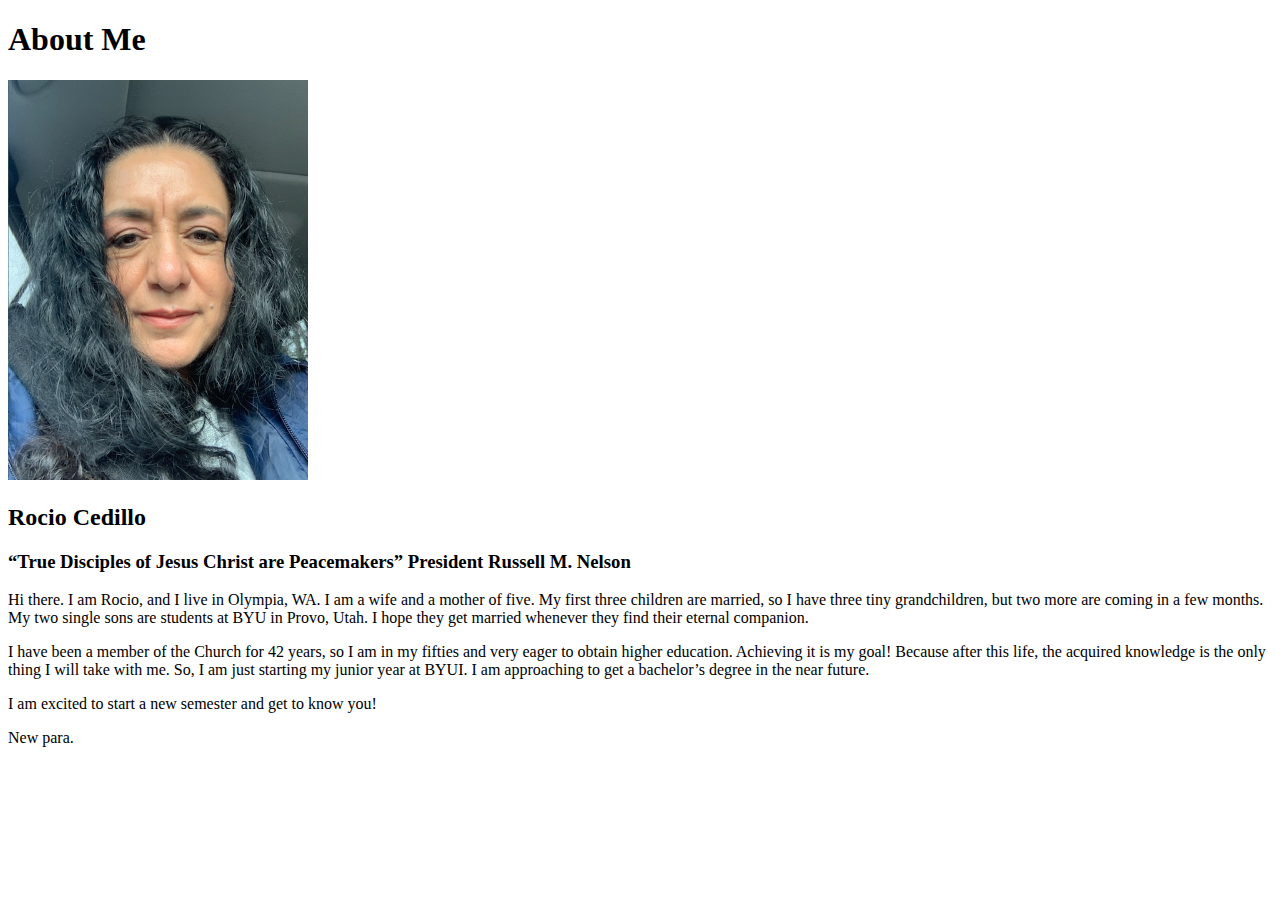
<file: aboutme/index.html>
<!DOCTYPE html>
<html lang="en">
<head>
    <meta charset="UTF-8">
    <meta http-equiv="X-UA-Compatible" content="IE=edge">
    <meta name="viewport" content="width=device-width, initial-scale=1.0">
    <title>All About Me</title>
</head>

<body>
    <h1>About Me</h1>
    <img alt="Image of Me?" src="images/myphoto.jpg" 
    width="300" 
    height="400"> 
    <h2>Rocio Cedillo</h2>
    <h3>“True Disciples of Jesus Christ are Peacemakers” President Russell M. Nelson</h3>
    <p>Hi there. I am Rocio, and I live in Olympia, WA. I am a wife and a mother of five. My first three
        children are married, so I have three tiny grandchildren, but two more are coming in a few months. 
        My two single sons are students at BYU in Provo, Utah. I hope they get married whenever they find 
        their eternal companion.</p>
    <p>I have been a member of the Church for 42 years, so I am in my fifties and very eager to obtain 
        higher education. Achieving it is my goal! Because after this life, the acquired knowledge is the 
        only thing I will take with me. So, I am just starting my junior year at BYUI. I am approaching 
        to get a bachelor’s degree in the near future.</p>
    <p>I am excited to start a new semester and get to know you!</p>
    <p>New para.</p>
</body>
</html>
</file>
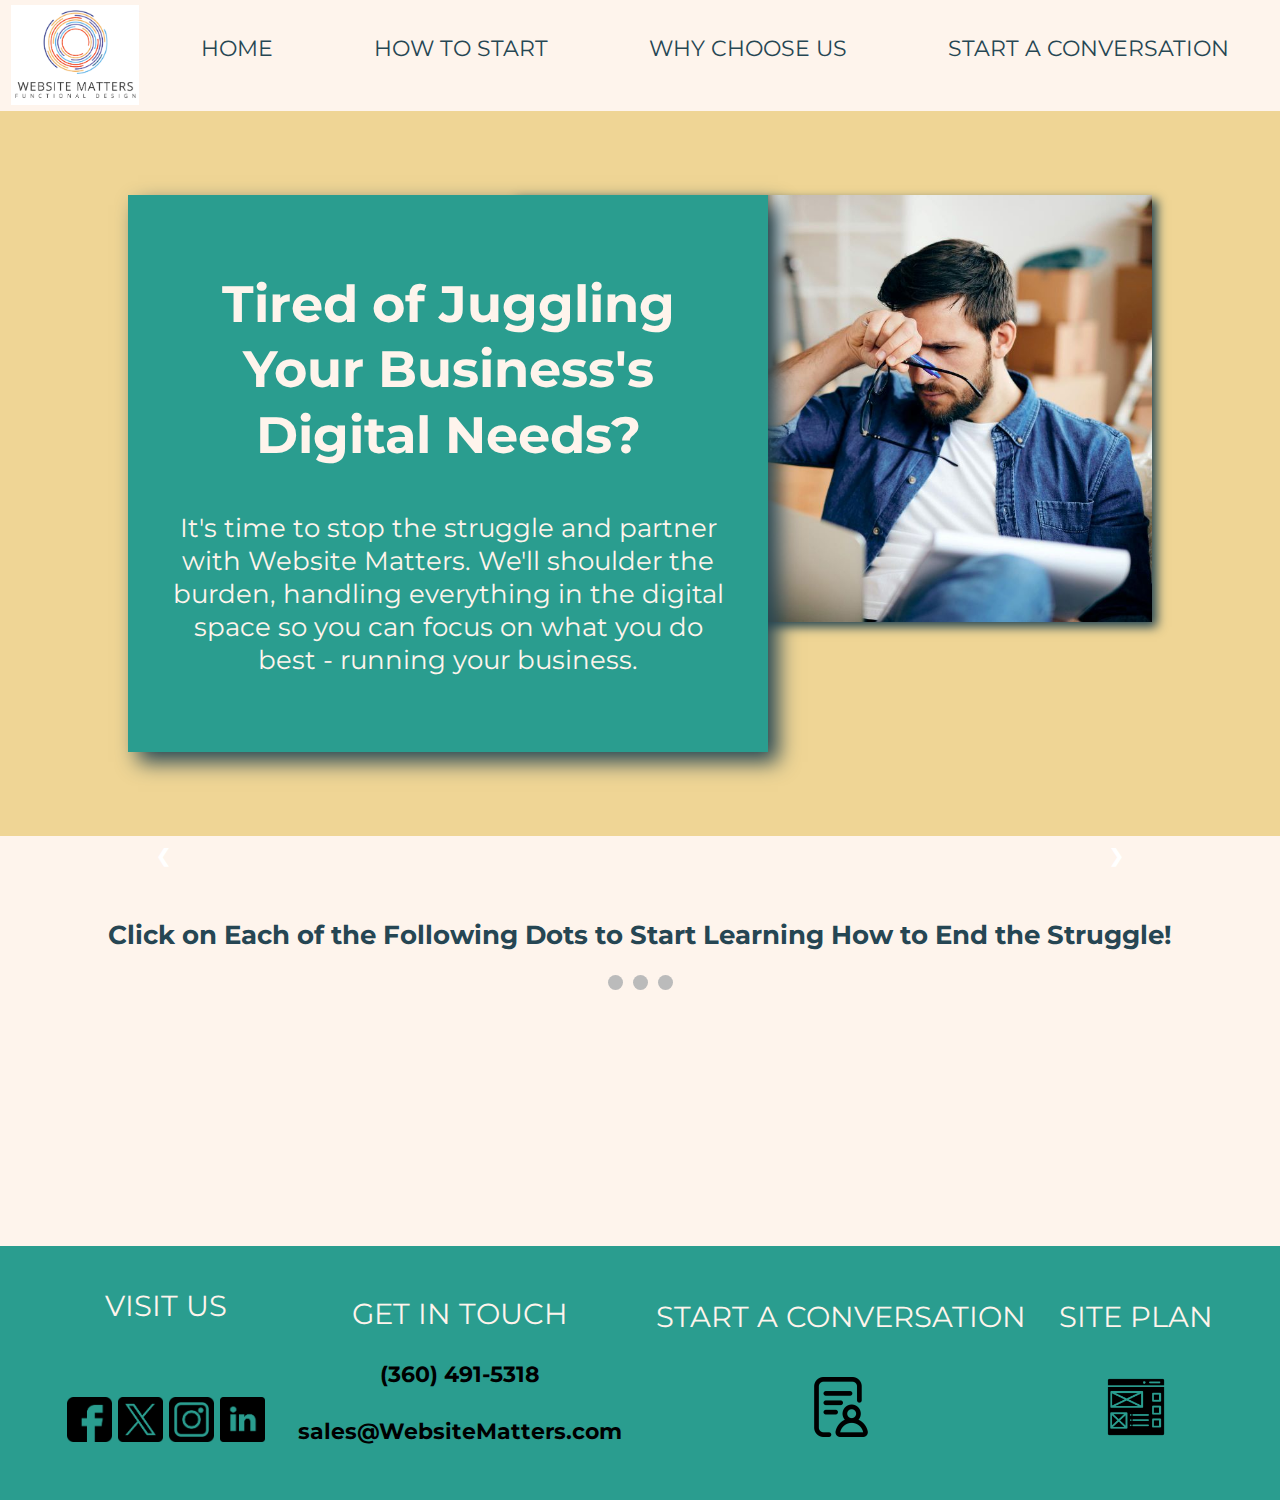
<file: website_matters/index.html>
<!DOCTYPE html>
<html lang="en">
<head>
    <meta charset="UTF-8">
    <meta name="viewport" content="width=device-width, initial-scale=1.0">
    <title>Website Matters | Functional Design | Home</title>
    <link rel="stylesheet" href="styles/style.css"> <!--Link to the CSS file. External stylesheet. The link tag tells the html file where to find the CSS it should use to style the HTML page.-->

    <!--Javascrip code to get functioning slideshow-->
    <script>
        let slideIndex = 1;
        showSlides(slideIndex);

        // Next/previous controls
        function plusSlides(n) {
        showSlides(slideIndex += n);
        }

        // Thumbnail image controls
        function currentSlide(n) {
        showSlides(slideIndex = n);
        }

        function showSlides(n) {
        let i;
        let slides = document.getElementsByClassName("mySlides");
        let dots = document.getElementsByClassName("dot");
        if (n > slides.length) {slideIndex = 1}
        if (n < 1) {slideIndex = slides.length}
        for (i = 0; i < slides.length; i++) {
        slides[i].style.display = "none";
        }
        for (i = 0; i < dots.length; i++) {
        dots[i].className = dots[i].className.replace(" active", "");
        }
        slides[slideIndex-1].style.display = "block";
        dots[slideIndex-1].className += " active";
        }   
    </script>

</head>
<body>
    <div id="content"> <!--Set a max-width so when our page gets so big, it will stop growing in size. To do this, we will need a container in HTML, id="content", to target in CSS that we can give a max-width to. The div will wrap around the entire page, or in other words, the entire contents of the body.-->
        <header> <!--The grid container, or parent-->
            <!--The <a> tag defines a hyperlink, which is used to link from one page to another. The most important attribute of the <a> element is the href attribute-->
            <a id="logo_link" href="index.html"> <!--Users usually expect the logo to TAKE TO THE HOME PAGE of the site, so we will make the <img> element the content of an <a> element with the hypertext reference of going to the home page href="index.html" and add id="logo_link"-->
                <img class="logo" src="images/logo.png" alt="Website Matters Logo"> <!--two required attributes for images, source attribute (src) with its value, and an alternate text attribute with every image (alt) with its value text-->
            </a>
            <nav> <!--The <nav> element contains internal web pages, <a> tags, that belong to my website-->
                <a href="index.html">HOME</a>
                <a href="how_to_start.html">HOW TO START</a>  
                <a href="why_choose_us.html">WHY CHOOSE US</a>
                <a href="start_a_conversation.html">START A CONVERSATION</a>
            </nav>
        </header>

        <main class="home-grid">
            <div id="background"></div> <!--Empty <div> to hold a background color for our message. The name is bacground because is all it will do. It will serve as a background container. There will be no content.-->
                <img class="distraught_man" src="images/distraught_man.jpg" alt="Distraught man image.">
                <section class="msg">
                    <h2>Tired of Juggling Your Business's Digital Needs?</h2>
                    <p>It's time to stop the struggle and partner with Website Matters. We'll shoulder the burden, handling everything in the digital space so you can focus on what you do best - running your business.</p>
                </section>     
        </main>
            
        <!-- Slideshow container -->
        <div class="slideshow-container">

            <!-- Full-width images with number and caption text -->
            <div class="mySlides fade">
                <div class="numbertext">1 / 3</div>
                <img src="images/hero.png" alt= "Woman enjoys searching on the internet." style="width: 100%">
                <div class="text">Maybe you are wondering if it is worth having a website for your business. The answer would be yes, it is, but you should find out for yourself. 
                <br>
                    Whether you need a website for the first time or already have an existing one that's not performing well, Website Matters is the perfect company to help you. At Website Matters, we are committed to providing excellent website development services and we possess all the necessary tools and expertise to create high-quality websites.</div>   
                </div>
            
            <div class="mySlides fade">
                <div class="numbertext">2 / 3</div>
                <img src="images/web_traffic.png" alt="web traffic image" style="width: 100%">
                <div class="text">If you want to improve your online presence and increase your sales and services, a well-designed website is the solution. Don't hesitate to contact us. We offer a wide range of services, including designing your company's website and logo. We will listen carefully if you have a clear idea of how you want your website to look and provide professional guidance accordingly.</div>
            </div>

            <div class="mySlides fade">
                <div class="numbertext">3 / 3</div>
                <img src="images/malfunctioning.png" alt="404 broken link" style="width: 100%;">
                <div class="text">On the other hand, if you already have a website that's not working as it should be, we will analyze the problem and guide you on how to handle its situation. 
                <br>    
                    We won't leave you stranded! We'll advise you to achieving success. 
                <br>   
                    So, let's work together!</div>
            </div>
        
            <!-- Next and previous buttons -->
            <a class="prev" onclick="plusSlides(-1)">&#10094;</a>
            <a class="next" onclick="plusSlides(1)">&#10095;</a>
        </div>
        <br> <!-- OJO.The <br> tag inserts a single line break.-->

        <h3>Click on Each of the Following Dots to Start Learning How to End the Struggle!</h3> <!--I added this part.-->
        <!-- The dots/circles -->
        <div style="text-align:center">
            <span class="dot" onclick="currentSlide(1)"></span>
            <span class="dot" onclick="currentSlide(2)"></span>
            <span class="dot" onclick="currentSlide(3)"></span>
        </div>

        <footer>
            <div class="social">
                <p>VISIT US</p>
                <a href="https://facebook.com" target="_blank"> <!--Good practice to open external links in a new tab.-->
                    <img src="images/facebook.png" alt="fb icon">    
                </a>
                <a href="https://twitter.com" target="_blank">
                    <img src="images/twitter.png" alt="twitter icon">
                </a>
                <a href="https://instagram.com" target="_blank">
                    <img src="images/instagram.png" alt="instagram icon">
                </a>
                <a href="https://www.linkedin.com" target="_blank">
                    <img src="images/linkedin.png" alt="linkedin icon">
                </a>
            </div>
            
            <div class="get_in_touch">
                <p>GET IN TOUCH</p>
                <h4>(360) 491-5318</h4>
                <h4>sales@WebsiteMatters.com</h4>
            </div>

            <div class="form">
                <p>START A CONVERSATION</p>
                <a href="start_a_conversation.html">
                    <img src="images/form_icon.png" alt="form icon">
                </a>
            </div>    
            <div class="site_plan">
                <p>SITE PLAN</p>
                <a href="site-plan.html">
                    <img src="images/wireframe_icon.png" alt="wireframe icon">
                </a>
            </div>

        </footer>
    </div>
</body>
</html>
</file>
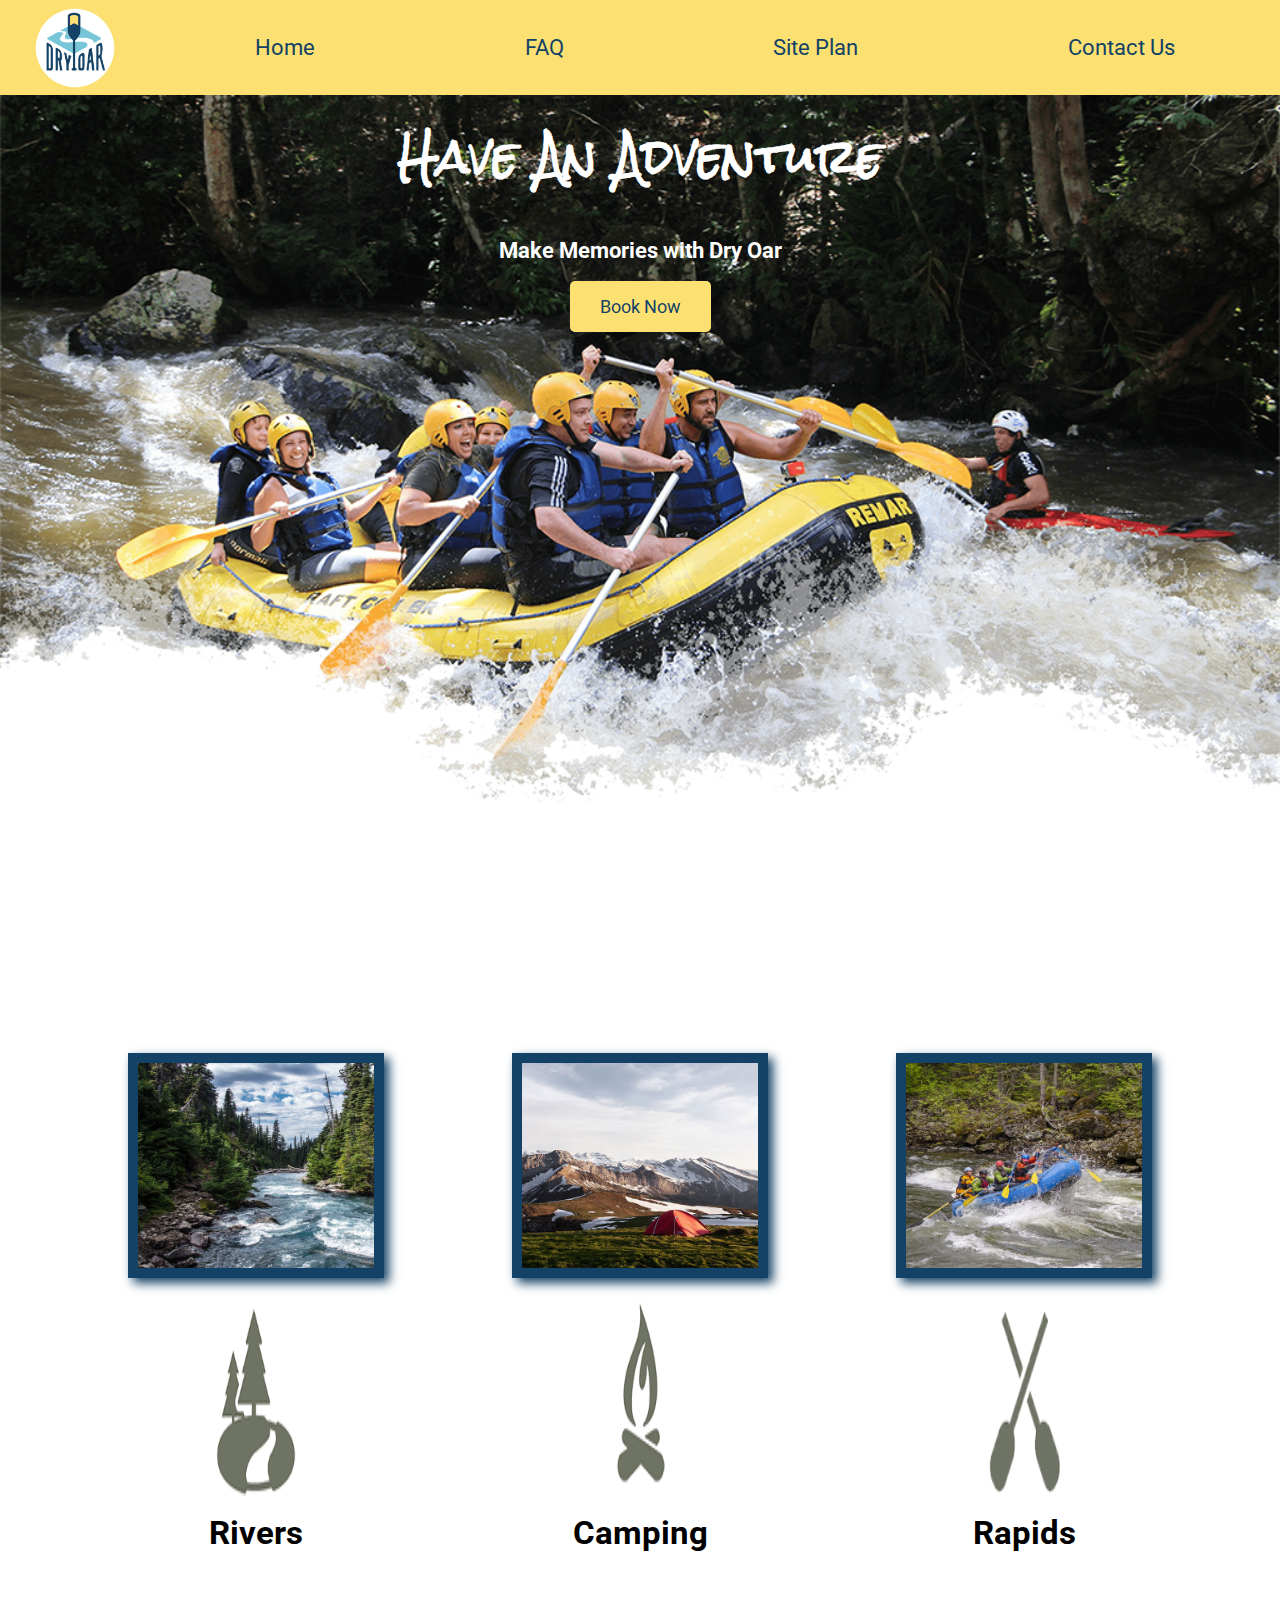
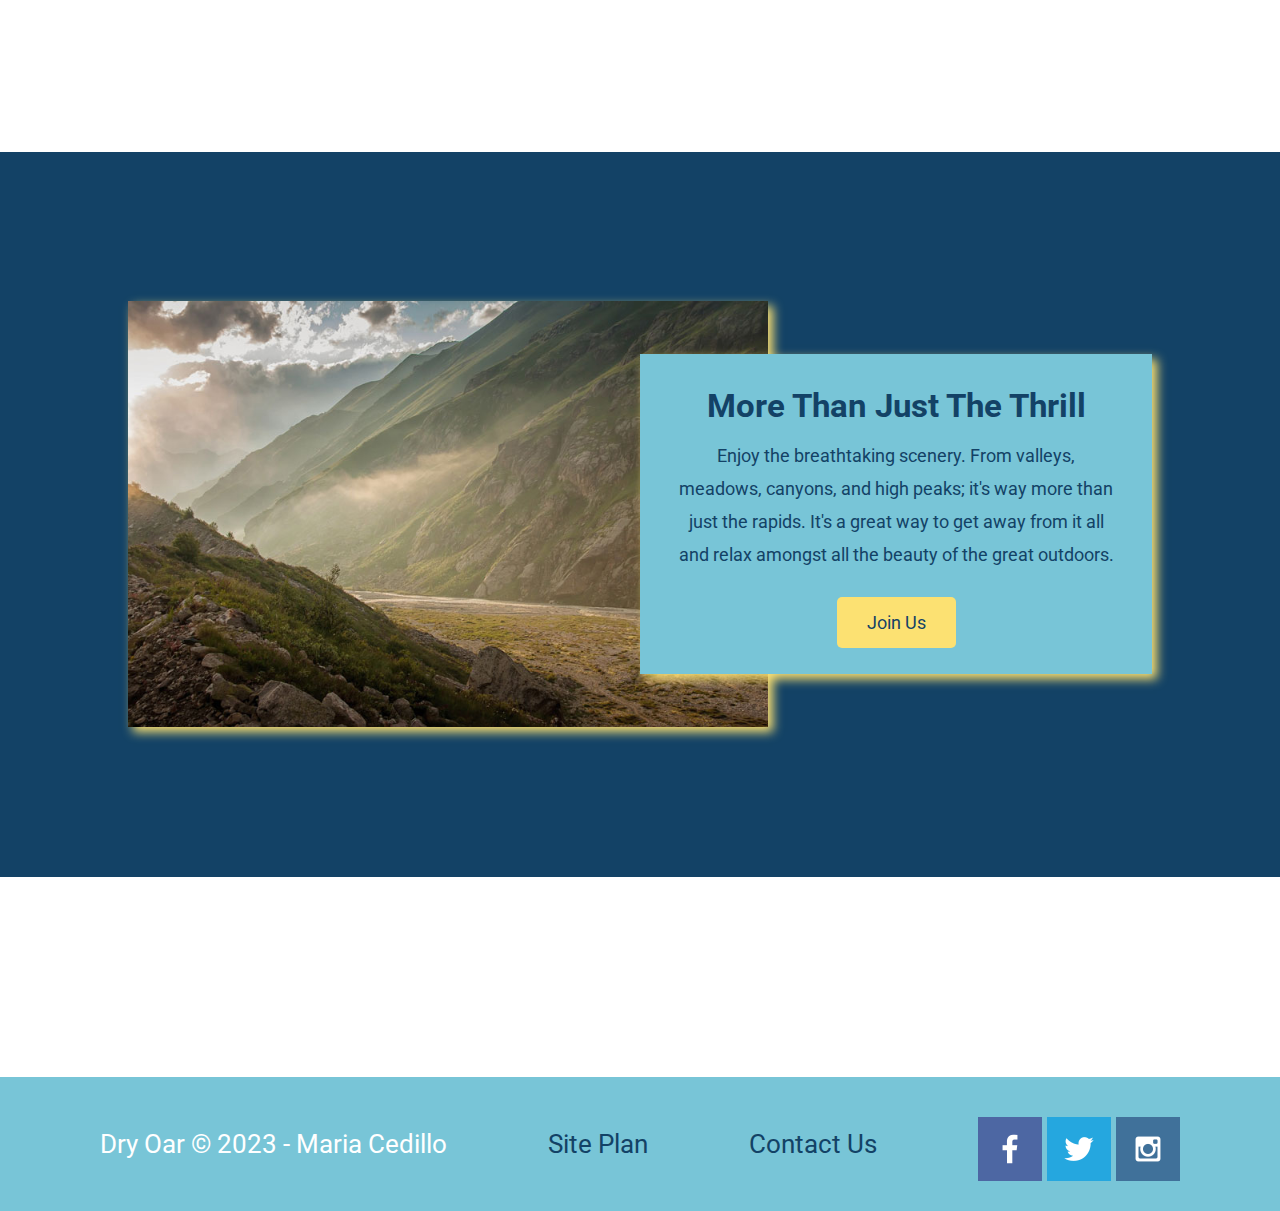
<file: wwr/index.html>
<!DOCTYPE html>
<html lang="en">
<head>
    <meta charset="UTF-8">
    <meta name="viewport" content="width=device-width, initial-scale=1.0">
    <title>Whitewater Rafting Vacations | Dry Oar Boating | Home</title>
    <link rel="stylesheet" href="styles/style.css"> <!--Link to the CSS file. External stylesheet. The link tag tells the html file where to find the CSS it should use to style the HTML page.-->
</head>
<body>
    <div id="content"> <!--Set a max-width so when our page gets so big, it will stop growing in size. To do this, we will need a container in HTML, id="content", to target in CSS that we can give a max-width to. The div will wrap around the entire page, or in other words, the entire contents of the body.-->
        <header> <!--The grid container, or parent-->
            <!--The <a> tag defines a hyperlink, which is used to link from one page to another. The most important attribute of the <a> element is the href attribute-->
            <a id="logo_link" href="index.html"> <!--Users usually expect the logo to TAKE TO THE HOME PAGE of the site, so we will make the <img> element the content of an <a> element with the hypertext reference of going to the home page href="index.html" and add id="logo_link"-->
                <img class="logo" src="images/logo.png" alt="Dry Oar Logo"> <!--two required attributes for images, source attribute (src) with its value, and an alternate text attribute with every image (alt) with its value text-->
            </a>
            <nav> <!--The <nav> element contains internal web pages, <a> tags, that belong to my website-->
                <a href="index.html">Home</a>
                <a href="faq.html">FAQ</a>
                <a href="site-plan-rafting.html">Site Plan</a>
                <a href="contactus.html">Contact Us</a>
            </nav>
        </header>
        
        <div id="hero"> <!--The grid container, or parent-->
            <div id="hero-box"> <!--Child-->
                <img id="hero-img" src="images/hero.png" alt="People enjoying white water rafting">
            </div>
            <section id="hero-msg"> <!--(Child) Section is a thematic grouping of content, typically with a heading. Whenever you want to move multiple elements together, like all the hero text, you should group them by placing them inside of another element; like we have with the section hero-msg.-->
                <h1 class="home-title">Have An Adventure</h1>
                <h4>Make Memories with Dry Oar</h4>
                <div class="button-box">
                    <a class="book" href="contactus.html">Book Now</a>
                </div>
            </section>
        </div>
        <main class="home-grid">
            <section class="rivers-card">
                <img class="card-img" src="images/rivers.jpg" alt="river in forest">
                <img class="icon" src="images/river_icon.png" alt="river icon">
                <h2>Rivers</h2>
            </section>
            <section class="camping-card">
                <img class="card-img" src="images/camping.jpg" alt="tent in mountains">
                <img class="icon" src="images/fire_icon.png" alt="fire icon">
                <h2>Camping</h2>
            </section>
            <section class="rapids-card">
                <img class="card-img" src="images/rapids.jpg" alt="rafting boat">
                <img class="icon" src="images/oars.png" alt="oars icon">
                <h2>Rapids</h2>
            </section>
            <div id="background"></div> <!--Empty <div> to hold a background color for our message. The name is bacground because is all it will do. It will serve as a background container. There will be no content.-->
            <img class="mountains" src="images/mountains.jpg" alt="Misty mountains">
            <section class="msg">
                <h2>More Than Just The Thrill</h2>
                <p>Enjoy the breathtaking scenery. From valleys, meadows, canyons, and high peaks; it's way more than just the rapids. It's a great way to get away from it all and relax amongst all the beauty of the great outdoors.</p>
                <a class="join" href="rivers.html">Join Us</a>
            </section>
        </main>
        <footer>
            <p>Dry Oar &copy; 2023 - Maria Cedillo</p>
            <p><a href="site-plan-rafting.html">Site Plan</a></p>
            <p><a href="contactus.html">Contact Us</a></p>
            <div class="social">
                <a href="https://facebook.com" target="_blank"> <!--Good practice to open external links in a new tab.-->
                    <img src="images/facebook.png" alt="fb icon">    
                </a>
                <a href="https://twitter.com" target="_blank">
                    <img src="images/twitter.png" alt="twitter icon">
                </a>
                <a href="https://instagram.com" target="_blank">
                    <img src="images/instagram.png" alt="instagram icon">
                </a>
            </div>
        </footer>
    </div>
</body>
</html>
</file>
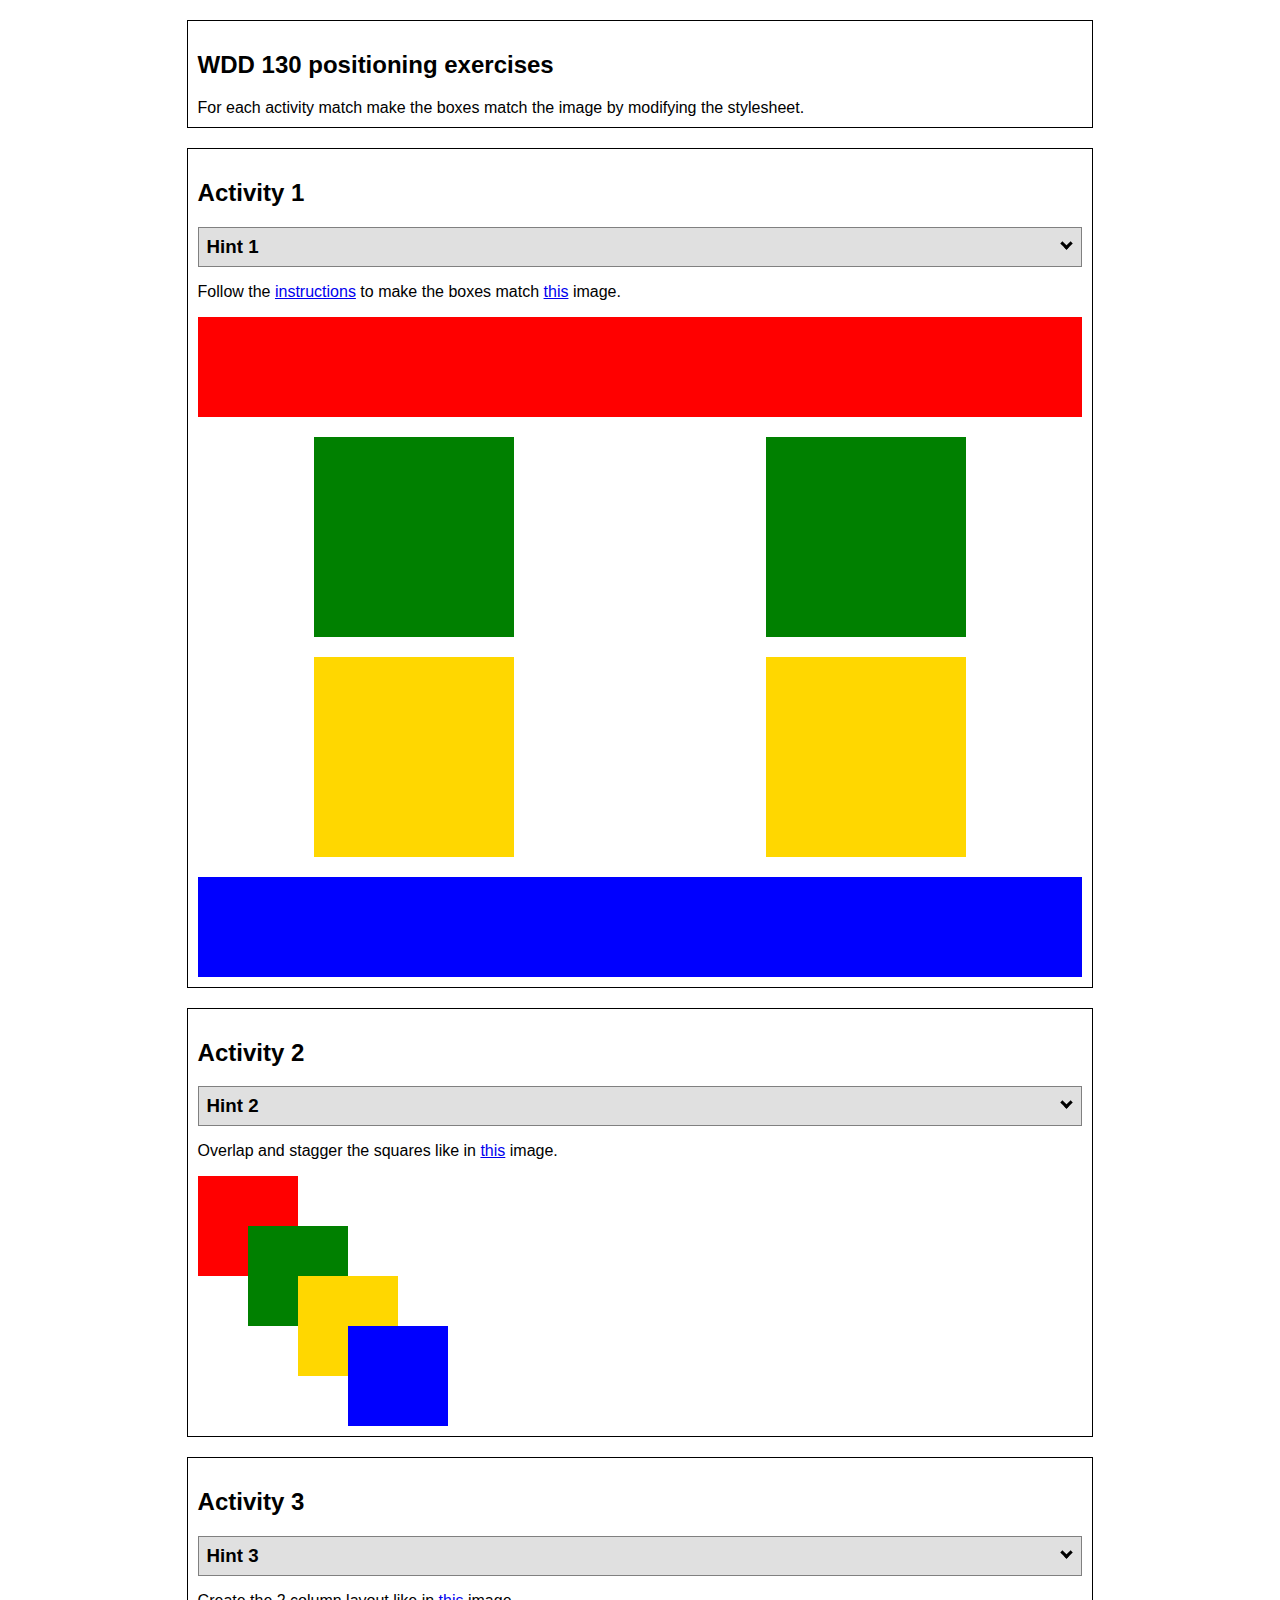
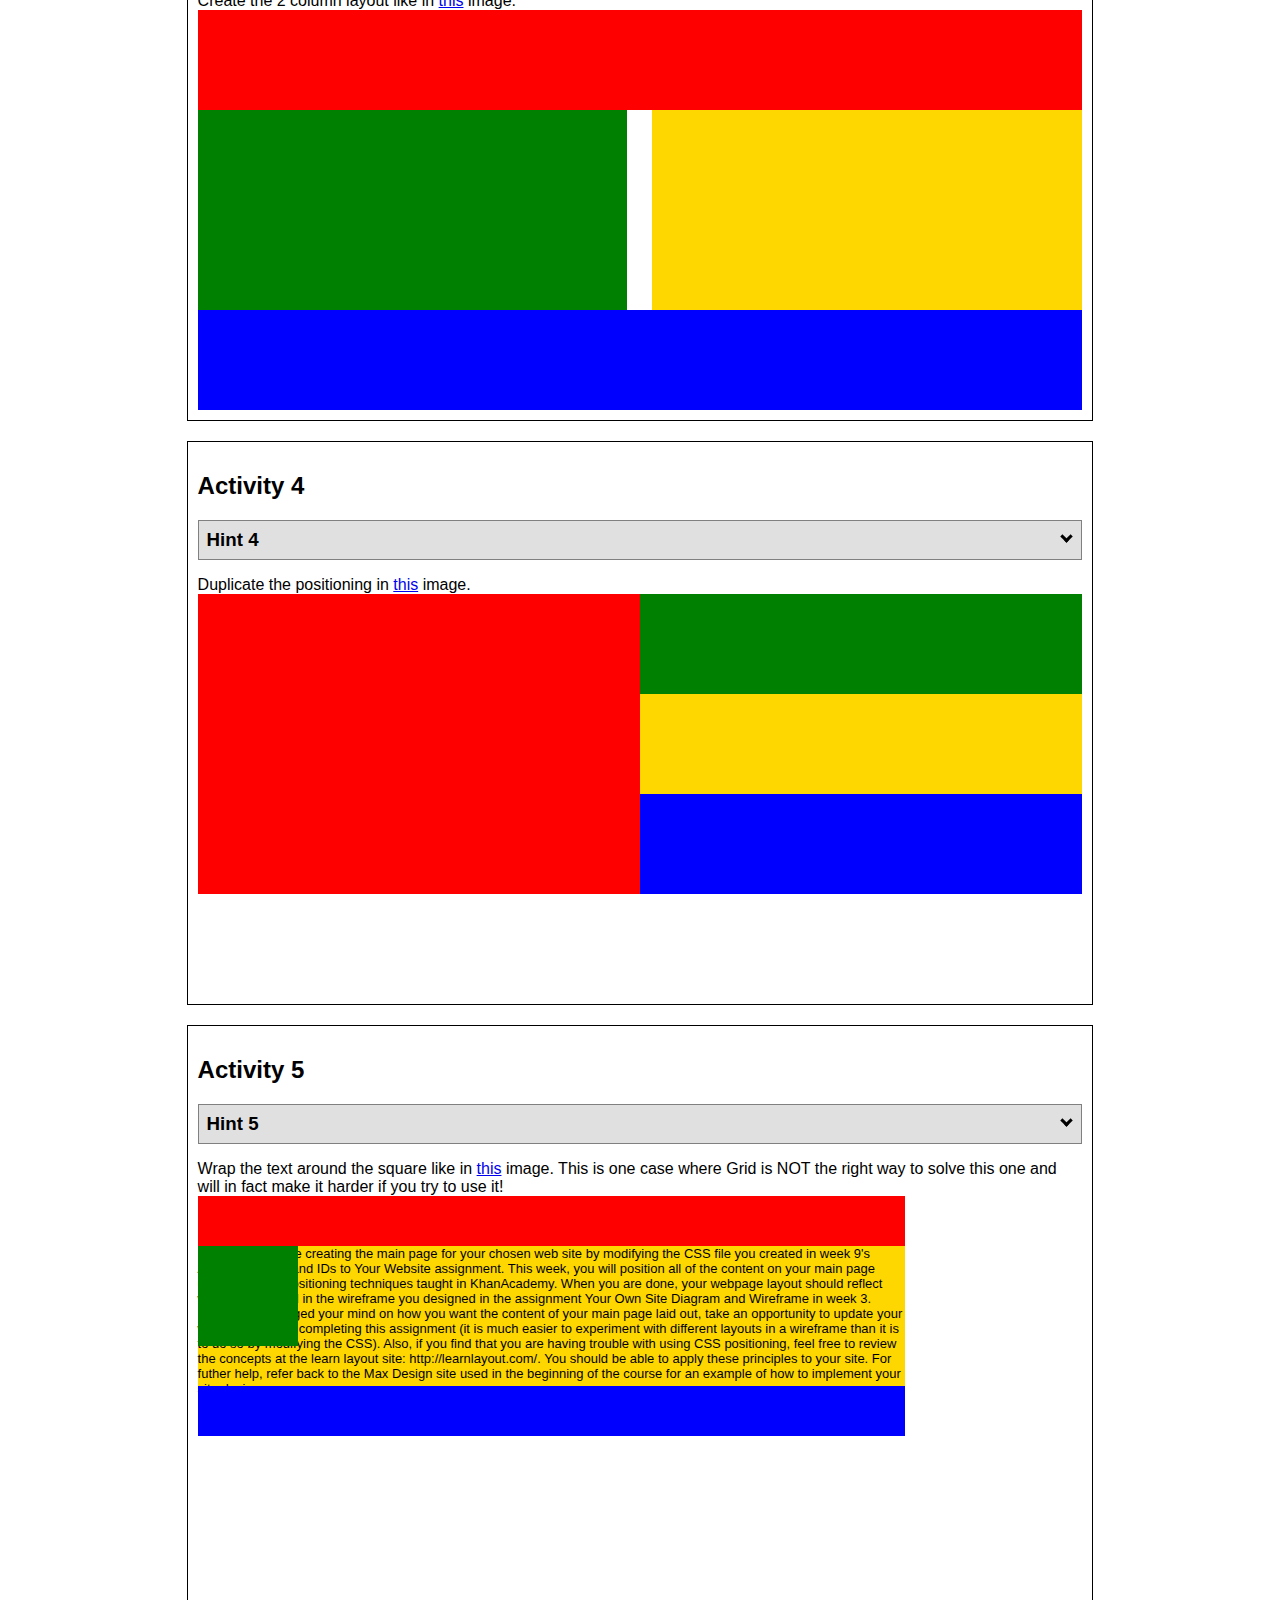
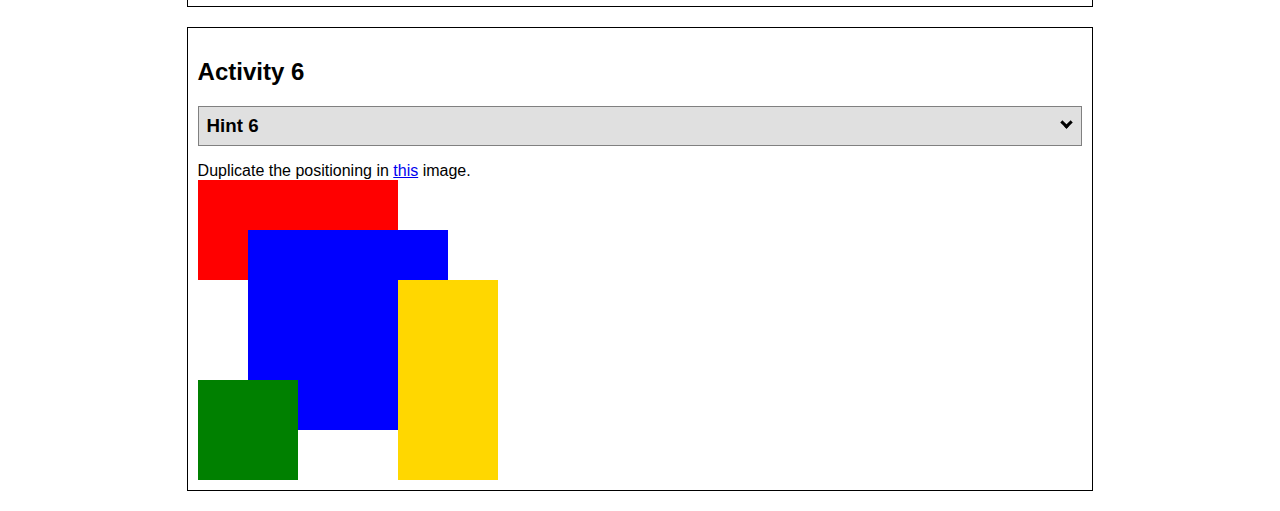
<file: positioning.html>
<!DOCTYPE html>
<html lang="en">
  <head>
    <!-- HTML - Name: positioning.html -->
    <title>Positioning Activity</title>
    <link rel="stylesheet" type="text/css" href="positionstyles.css" />
  </head>
  <body>
    <div class="activity">
      <h2>WDD 130 positioning exercises</h2>
      For each activity match make the boxes match the image by modifying the stylesheet.</div>
    <div class="activity">
      <h2>Activity 1</h2>
      <section class="hint"><input type="checkbox" ><i></i> <h3>Hint 1</h3><div><p>Check out the <a href="https://byui-wdd.github.io/wdd130/activities/w06-css-positioning.html" target="_blank">activity instructions</a> in Ilearn!</p></div></section>
      <p>Follow the <a href="https://byui-wdd.github.io/wdd130/activities/w06-css-positioning.html" target="_blank">instructions</a> to make the boxes match  <a href="https://byui-wdd.github.io/wdd130/images/example1.png" target="_blank">this</a> image.</p>
      <div class="content1" >
        <div class="red1" ></div>
        <div class="green1" ></div>
        <div class="green1" ></div>
        <div class="yellow1"></div>
        <div class="yellow1"></div>
        <div class="blue1"></div>
      </div>
    </div>
    <div class="activity">
      <h2>Activity 2</h2>
      <section class="hint"><input type="checkbox" > <h3>Hint 2</h3><i></i><div>
      <ul>
      <li>grid-template-columns: 50px 50px 50px 50px 50px </li></ul></div></section>
      <p>Overlap and stagger the squares like in <a href="https://byui-wdd.github.io/wdd130/images/example2.png" target="_blank">this</a> image.</p>
      <div class="content2" >
        <div class="red2" ></div>
        <div class="green2" ></div>
        <div class="yellow2"></div>
        <div class="blue2"></div>
      </div>
    </div>
    <div class="activity">
      <h2>Activity 3</h2>
      <section class="hint"><input type="checkbox" > <h3>Hint 3</h3><i></i><div><p>This one is going to be best solved with CSS Grid. Remember to make the boxes the right width first...then start moving them around. </p><h4>Properties used:</h4><ul><li>display:grid;</li><li>grid-template-columns:</li><li>grid-column-gap:</li>
        <li>grid-column:</li>  </ul></div></section>
      Create the 2 column layout like in <a href="https://byui-wdd.github.io/wdd130/images/example3.png" target="_blank">this</a>  image.
      <div class="content3" >
        <div class="red3" ></div>
        <div class="green3" ></div>
        <div class="yellow3"></div>
        <div class="blue3"></div>
      </div>
    </div>
    <div class="activity">
      <h2>Activity 4</h2>
      <section class="hint"><input type="checkbox" > <h3>Hint 4</h3><i></i><div><p>For the others we have been primarily concerned with width. For this one you will need to adjust height as well. </p><h4>Properties used:</h4><ul><li>display:grid;</li><li>grid-template-columns:</li><li>grid-row:</li></ul></div></section>
      Duplicate the positioning in <a href="https://byui-wdd.github.io/wdd130/images/example4.png" target="_blank">this</a> image. 
      <div class="content4" >
        <div class="red4" ></div>
        <div class="green4" ></div>
        <div class="yellow4"></div>
        <div class="blue4"></div>
      </div>
    </div>

    <div class="activity">
      <h2>Activity 5</h2>
      <section class="hint"><input type="checkbox" > <h3>Hint 5</h3><i></i><div><p>Grid is <strong>not</strong> the right way to do this.  In fact there is only one way to really do that...and that is with float. Remember that we float the thing we want the text to wrap around.  Also remember to start by making all the shapes the right size and shape.</p><h4>Properties used:</h4><ul><li>float: left;</li></ul></div></section>
      Wrap the text around the square like in <a href="https://byui-wdd.github.io/wdd130/images/example5.png" target="_blank">this</a> image. This is one case where Grid is NOT the right way to solve this one and will in fact make it harder if you try to use it!
      <div class="content5" >
        <div class="red5" ></div>
        <div class="green5" ></div>
        <div class="yellow5">Step 01: Continue creating the main page for your chosen web site by modifying the CSS file you created in week 9's Adding Classes and IDs to Your Website assignment. This week, you will position all of the content on your main page using the CSS positioning techniques taught in KhanAcademy. When you are done, your webpage layout should reflect what you outlined in the wireframe you designed in the assignment Your Own Site Diagram and Wireframe in week 3. <br />
          If you have changed your mind on how you want the content of your main page laid out, take an opportunity to update your wireframe before completing this assignment (it is much easier to experiment with different layouts in a wireframe than it is to do so by modifying the CSS). Also, if you find that you are having trouble with using CSS positioning, feel free to review the concepts at the learn layout site: http://learnlayout.com/. You should be able to apply these principles to your site. For futher help, refer back to the Max Design site used in the beginning of the course for an example of how to implement your site design.</div>
        <div class="blue5"></div>
      </div>
    </div>
    <div class="activity">
      <h2>Activity 6</h2>
      <section class="hint"><input type="checkbox" > <h3>Hint 6</h3><i></i><div><p>This one is all about visualizing the grid behind the layout. If you are having a hard time doing that first: all the sizes are even multiples of 100, and second here is another example with the lines drawn: <a href="https://byui-wdd.github.io/wdd130/images/example6-hint.png" target="_blank">example 6 with lines</a>. For this one you will find it easiest if you use px for the column width. You can also use <kbd>z-index</kbd> to control the element layering.    </p><h4>Properties used:</h4><ul><li>display:grid;</li><li>grid-template-columns:</li><li>grid-column:</li><li>grid-row:</li><li><a href="https://www.w3schools.com/cssref/pr_pos_z-index.asp" target="_blank">z-index:</a></li></ul></div></section>
      Duplicate the positioning in <a href="https://byui-wdd.github.io/wdd130/images/example6.png" target="_blank">this</a> image.
      <div class="content6" >
        <div class="red6" ></div>
        <div class="green6" ></div>
        <div class="yellow6"></div>
        <div class="blue6"></div>
      </div>
    </div>
  </body>
</html>
</file>
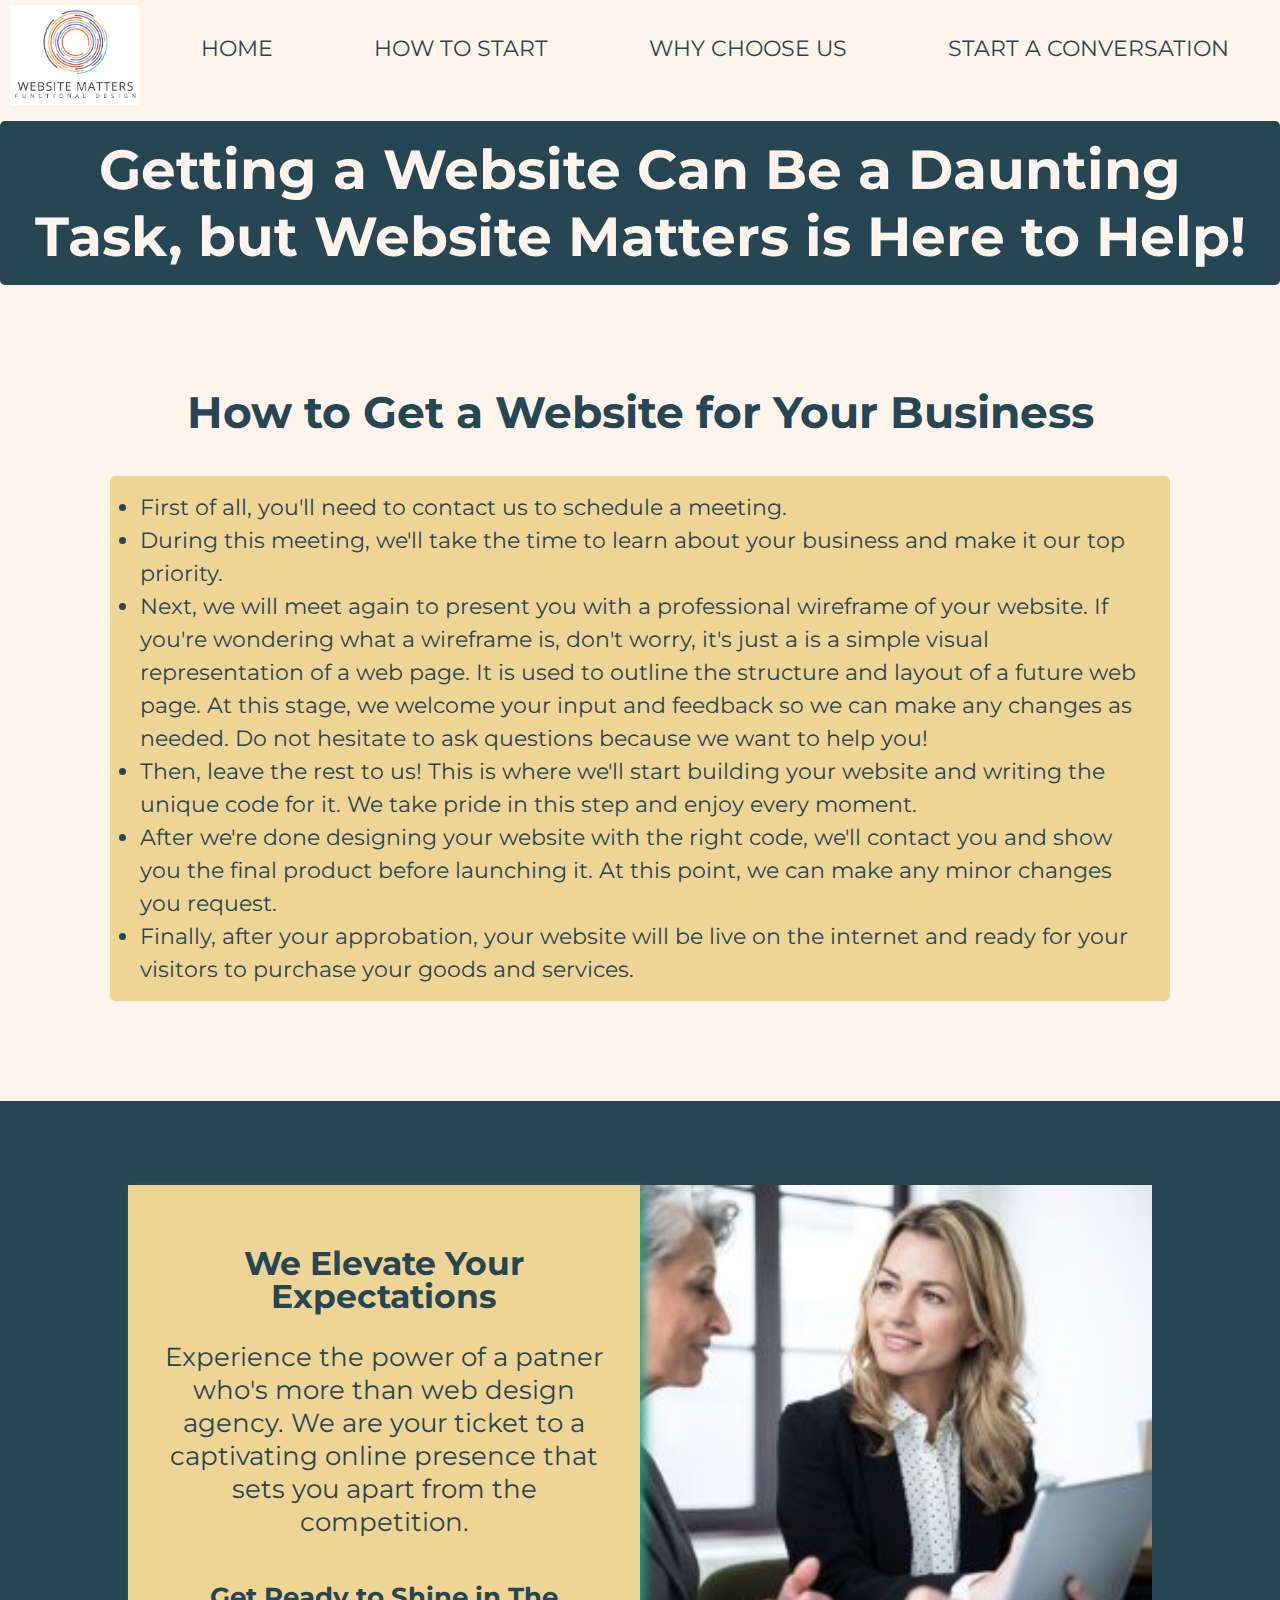
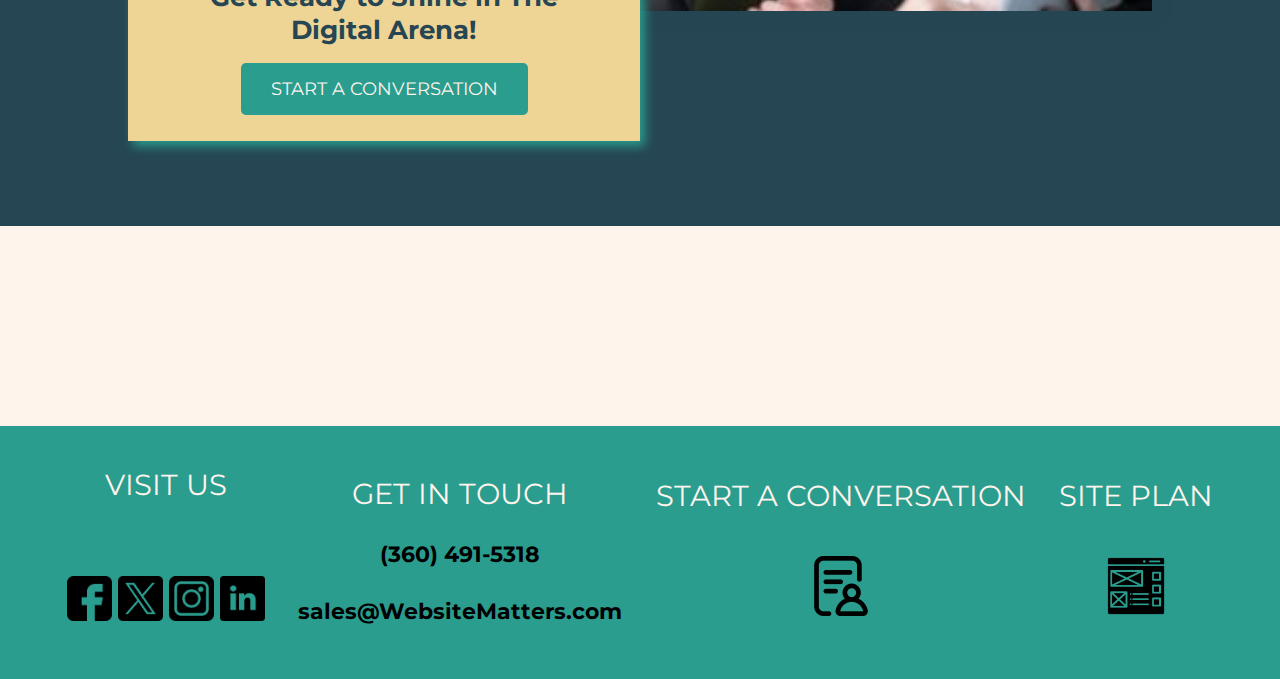
<file: website_matters/how_to_start.html>
<!DOCTYPE html>
<html lang="en">
<head>
    <meta charset="UTF-8">
    <meta name="viewport" content="width=device-width, initial-scale=1.0">
    <title>Website Matters | Functional Design | How to Start</title>
    <link rel="stylesheet" href="styles/style.css"> <!--Link to the CSS file. External stylesheet. The link tag tells the html file where to find the CSS it should use to style the HTML page.-->
</head>
<body>
    <div id="content"> <!--Set a max-width so when our page gets so big, it will stop growing in size. To do this, we will need a container in HTML, id="content", to target in CSS that we can give a max-width to. The div will wrap around the entire page, or in other words, the entire contents of the body.-->
        <header> <!--The grid container, or parent-->
            <!--The <a> tag defines a hyperlink, which is used to link from one page to another. The most important attribute of the <a> element is the href attribute-->
            <a id="logo_link" href="index.html"> <!--Users usually expect the logo to TAKE TO THE HOME PAGE of the site, so we will make the <img> element the content of an <a> element with the hypertext reference of going to the home page href="index.html" and add id="logo_link"-->
                <img class="logo" src="images/logo.png" alt="Website Matters Logo"> <!--two required attributes for images, source attribute (src) with its value, and an alternate text attribute with every image (alt) with its value text-->
            </a>
            <nav> <!--The <nav> element contains internal web pages, <a> tags, that belong to my website-->
                <a href="index.html">HOME</a>
                <a href="how_to_start.html">HOW TO START</a>
                <a href="why_choose_us.html">WHY CHOOSE US</a>
                <a href="start_a_conversation.html">START A CONVERSATION</a>
            </nav>
        </header>
        <div class="how_to_start-title">
        <h1>Getting a Website Can Be a Daunting Task, but Website Matters is Here to Help!</h1>
        </div>

        <div class="how_to_start-msg">
        <h2>How to Get a Website for Your Business</h2> <!--a moving title in HTML using <marquee> is not allowed in HTML as child element-->
        </div>

        <!-- List container -->
        <div class="list-container">
        <!--Full list -->

            <ul>
                <li>First of all, you'll need to contact us to schedule a meeting.</li>
                <li>During this meeting, we'll take the time to learn about your business and make it our top priority.</li>                
                <li>Next, we will meet again to present you with a professional wireframe of your website. If you're wondering what a wireframe is, don't worry, it's just a is a simple visual representation of a web page. It is used to outline the structure and 
                    layout of a future web page. At this stage, we welcome your input and feedback so we can make any changes as needed. Do not hesitate to ask questions because we want to help you!</li>
                <li>Then, leave the rest to us! This is where we'll start building your website and writing the unique code for it. We take pride in this step and enjoy every moment.</li>
                <li>After we're done designing your website with the right code, we'll contact you and show you the final product before launching it. At this point, we can make any minor changes you request.</li>
                <li>Finally, after your approbation, your website will be live on the internet and ready for your visitors to purchase your goods and services.</li>
            </ul>   
        </div>
        

        <main class="how_to_start-grid">
            <div id="how_to_start_background"></div> <!--Empty <div> to hold a background color for our message. The name is bacground because is all it will do. It will serve as a background container. There will be no content.-->
            <img class="client_interaction-img" src="images/client_interaction.png" alt="Business women in their office meeting a client.">
            <section class="blue_background-msg"> <!--(Child) Section is a thematic grouping of content, typically with a heading. Whenever you want to move multiple elements together, like all the hero text, you should group them by placing them inside of another element; like we have with the section hero-msg.-->
                <h2>We Elevate Your Expectations</h2>
                <p>Experience the power of a patner who's more than web design agency. We are your ticket to a captivating online presence that sets you apart from the competition.</p>
                <h3>Get Ready to Shine in The Digital Arena!</h3>
                <div class="start_conversation-button-box">
                    <a class="start_a_conversation" href="start_a_conversation.html">START A CONVERSATION</a>
                </div>
            </section>
        </main>

        <footer>
            <div class="social">
                <p>VISIT US</p>
                <a href="https://facebook.com" target="_blank"> <!--Good practice to open external links in a new tab.-->
                    <img src="images/facebook.png" alt="fb icon">    
                </a>
                <a href="https://twitter.com" target="_blank">
                    <img src="images/twitter.png" alt="twitter icon">
                </a>
                <a href="https://instagram.com" target="_blank">
                    <img src="images/instagram.png" alt="instagram icon">
                </a>
                <a href="https://www.linkedin.com" target="_blank">
                    <img src="images/linkedin.png" alt="linkedin icon">
                </a>
            </div>
            
            <div class="get_in_touch">
                <p>GET IN TOUCH</p>
                <h4>(360) 491-5318</h4>
                <h4>sales@WebsiteMatters.com</h4>
            </div>

            <div class="form">
                <p>START A CONVERSATION</p>
                <a href="start_a_conversation.html">
                    <img src="images/form_icon.png" alt="form icon">
                </a>
            </div>    
            <div class="site_plan">
                <p>SITE PLAN</p>
                <a href="site-plan.html">
                    <img src="images/wireframe_icon.png" alt="wireframe icon">
                </a>
            </div>

        </footer>
    </div>
</body>
</html>
</file>
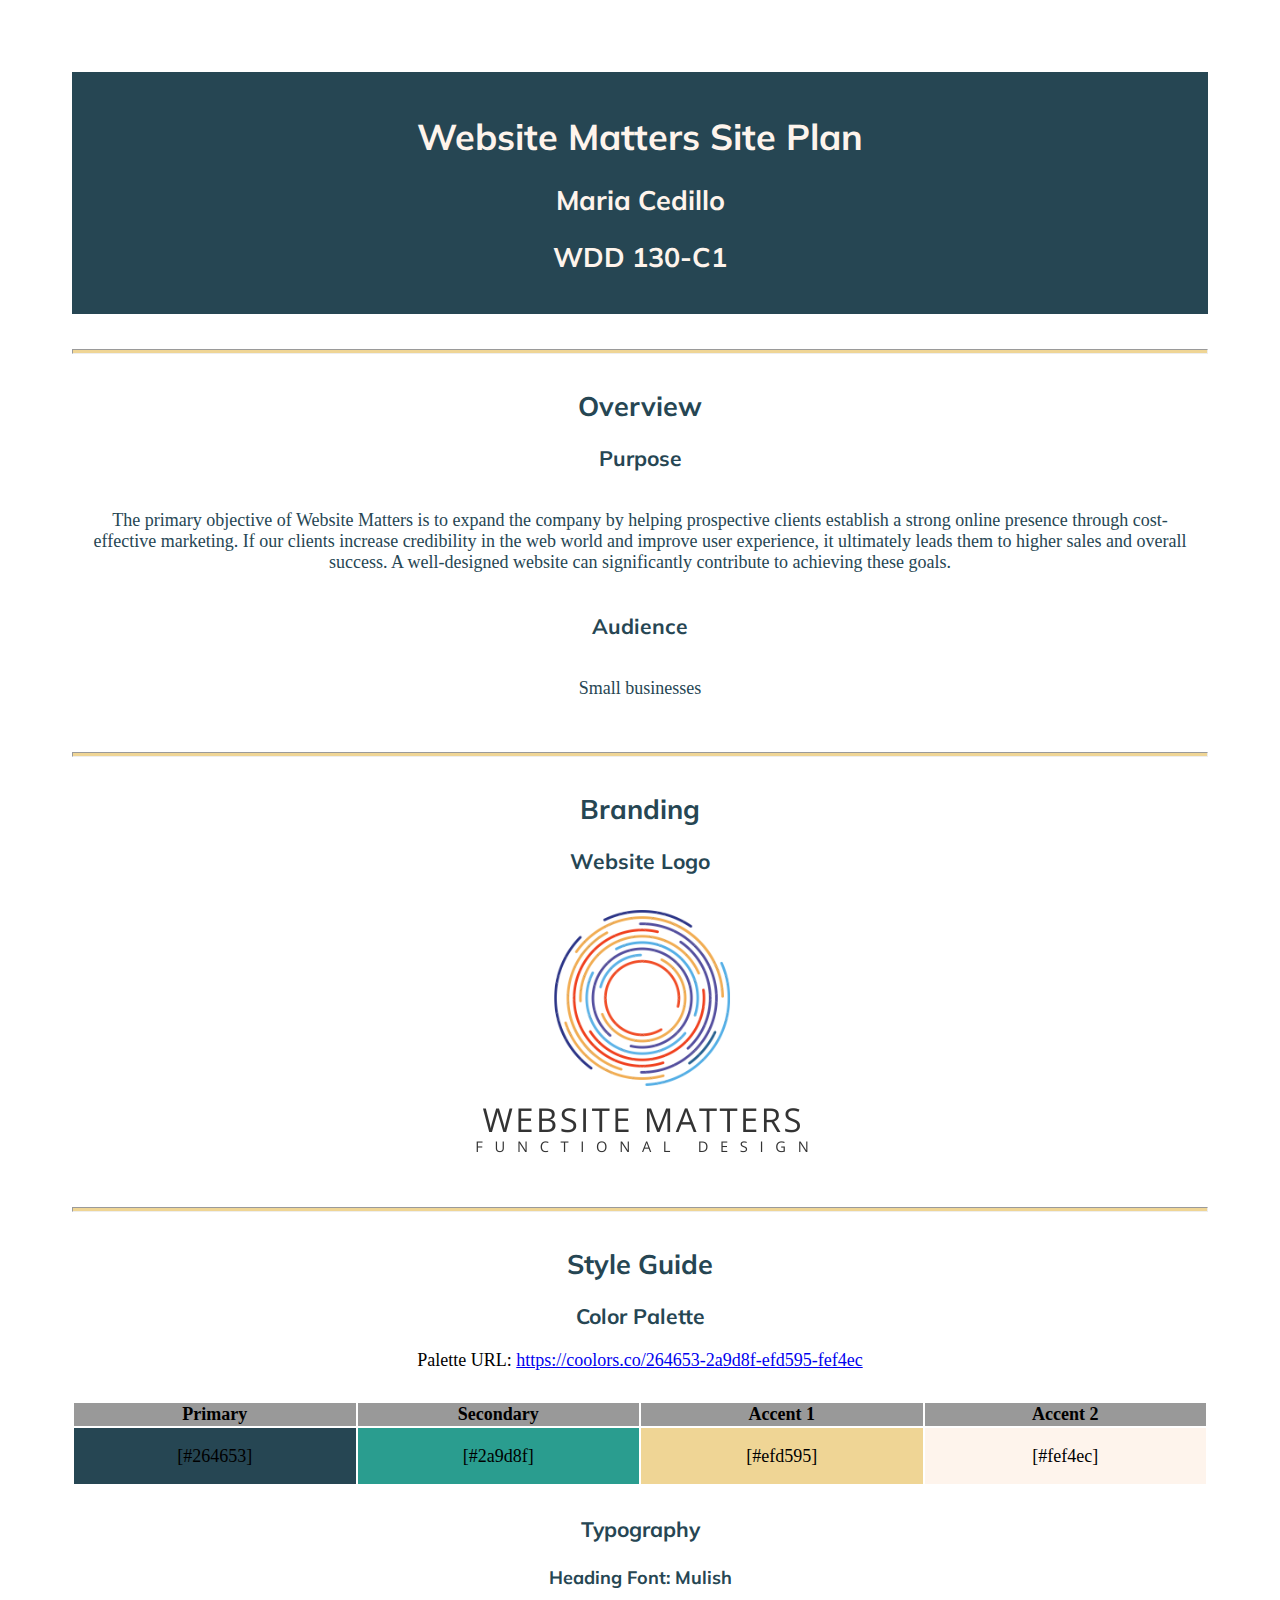
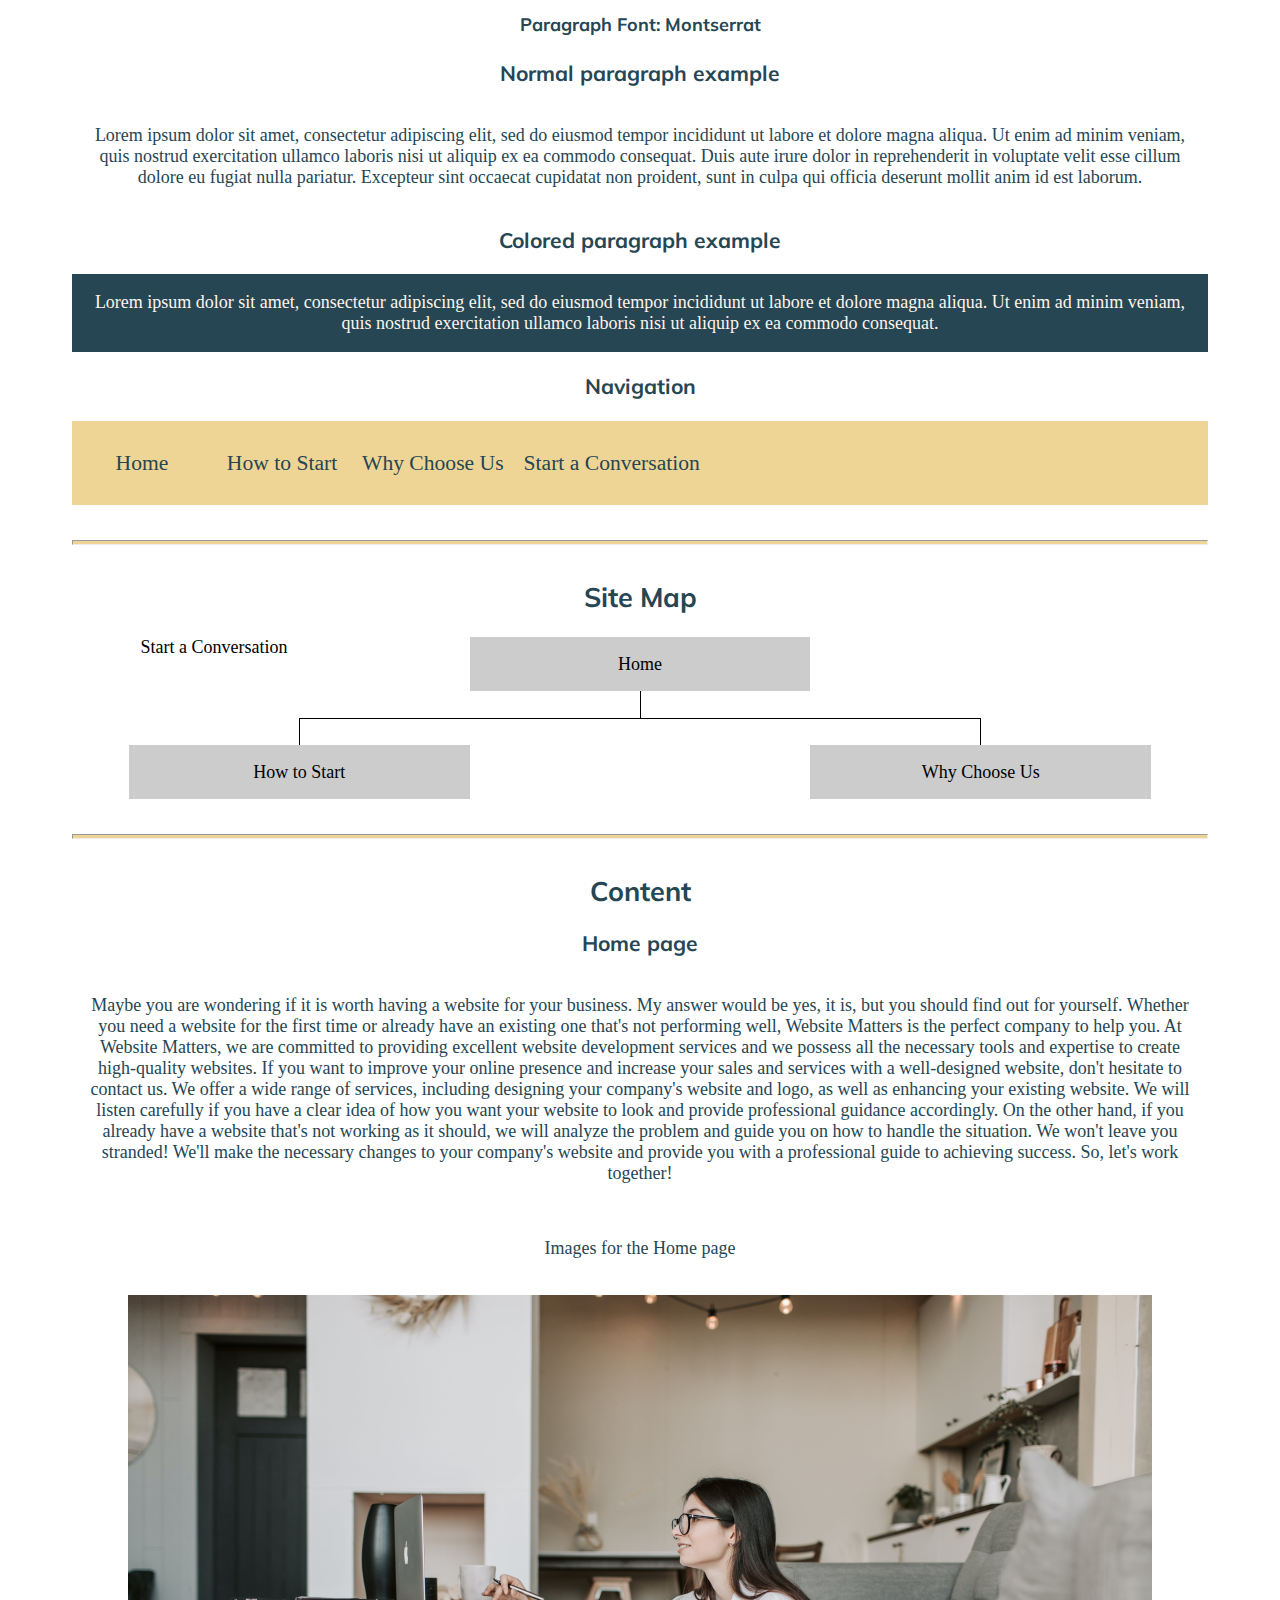
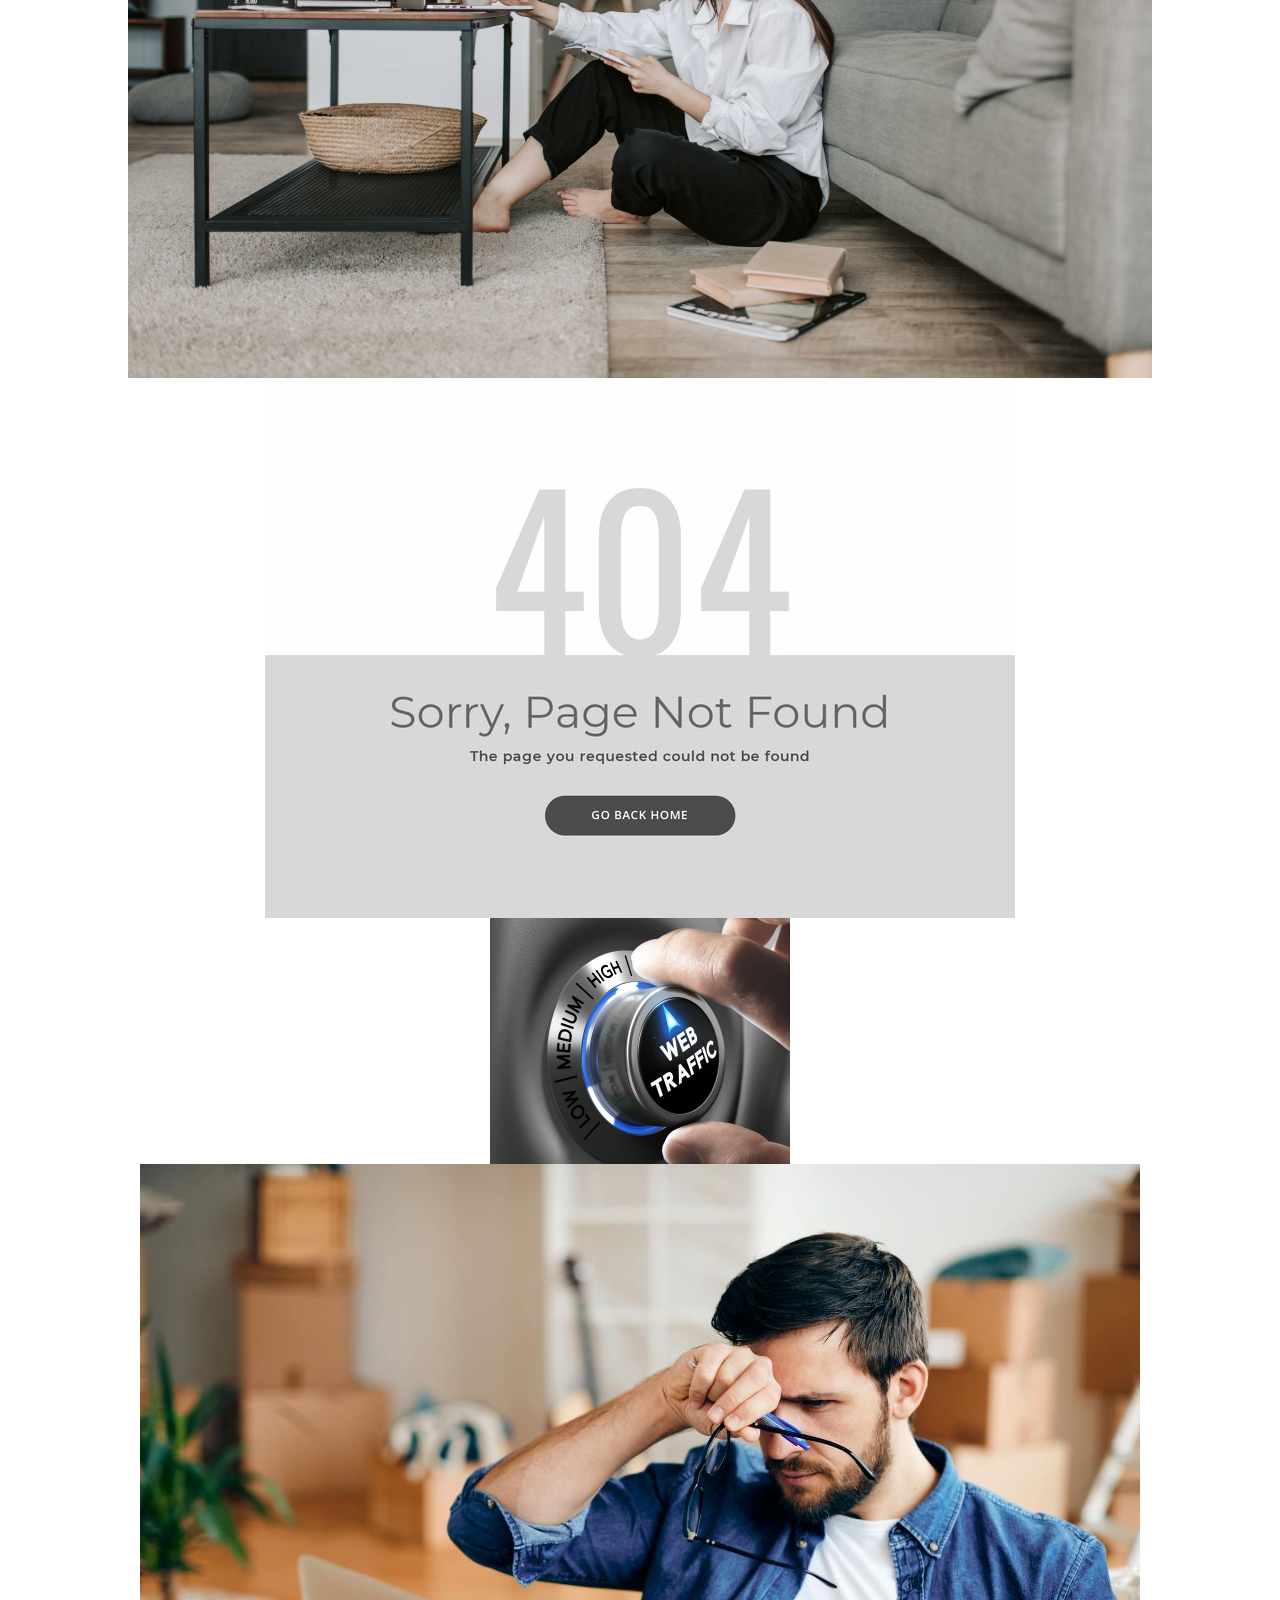
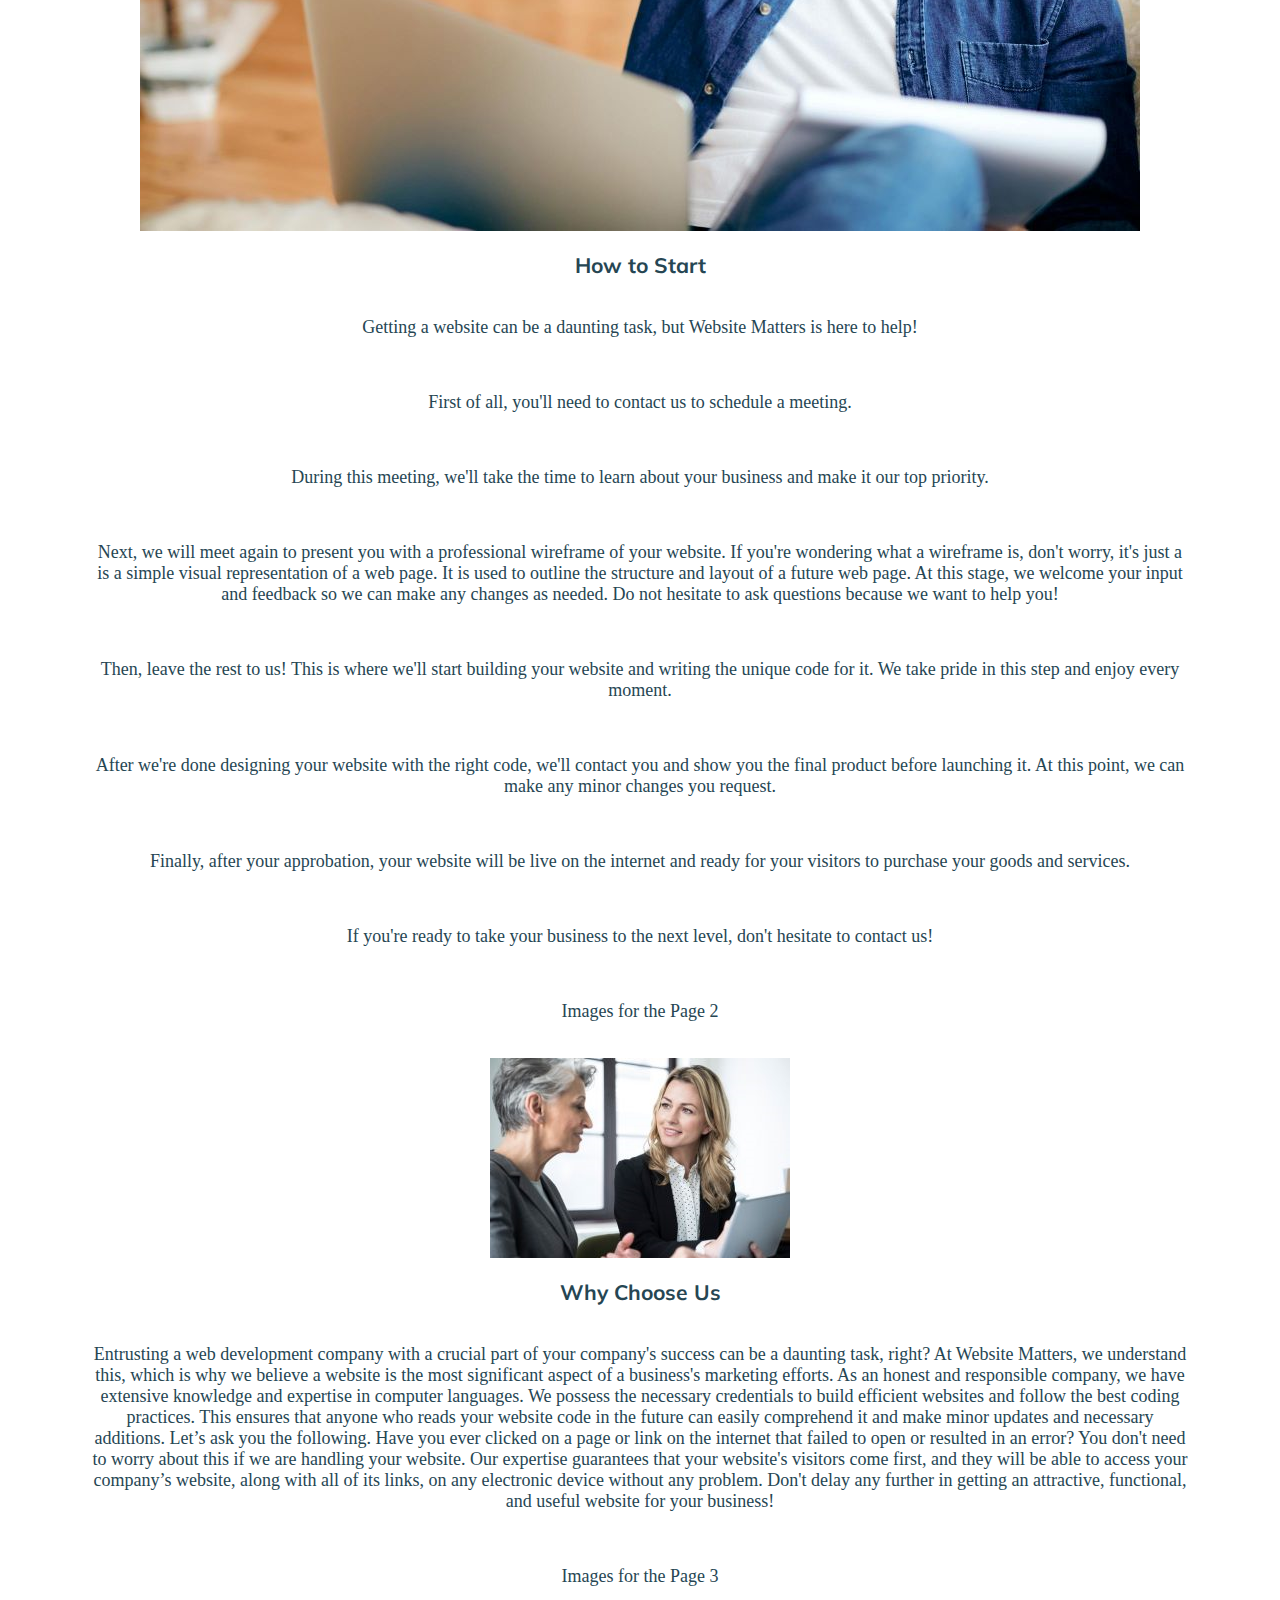
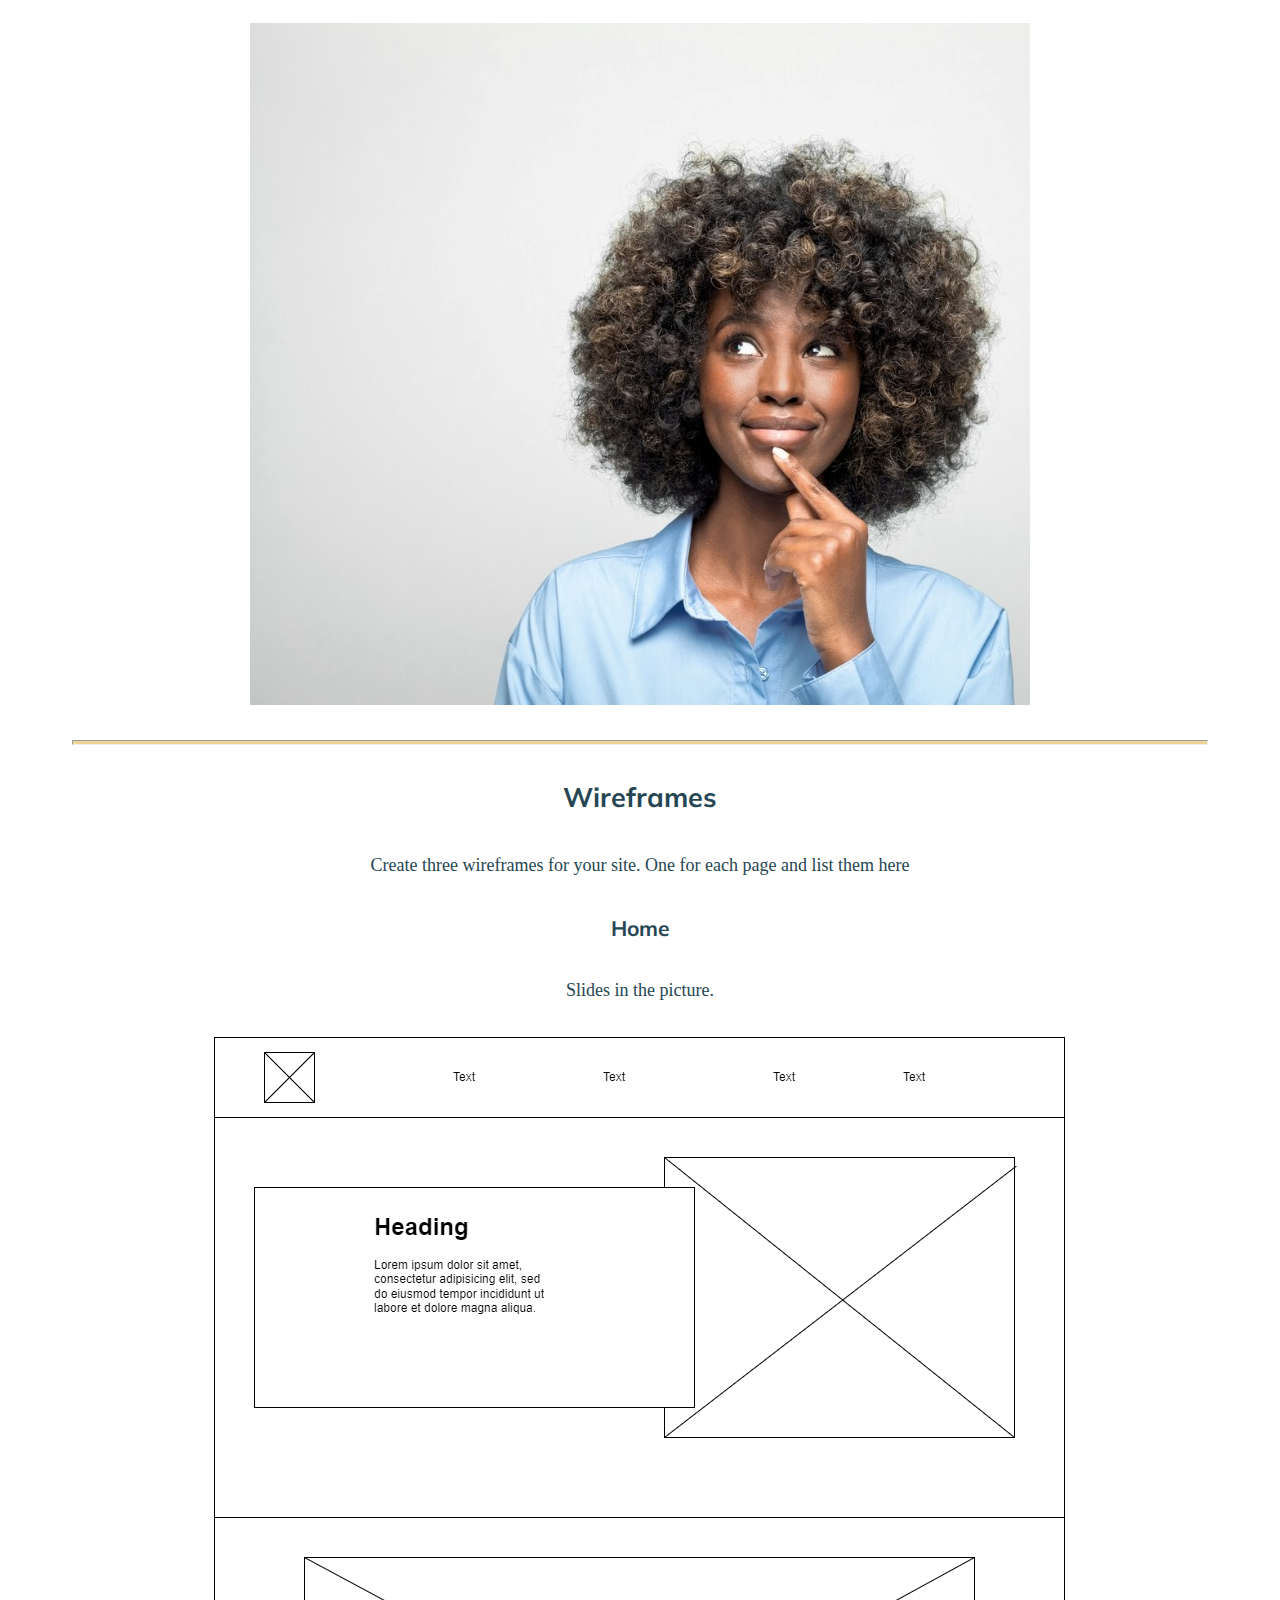
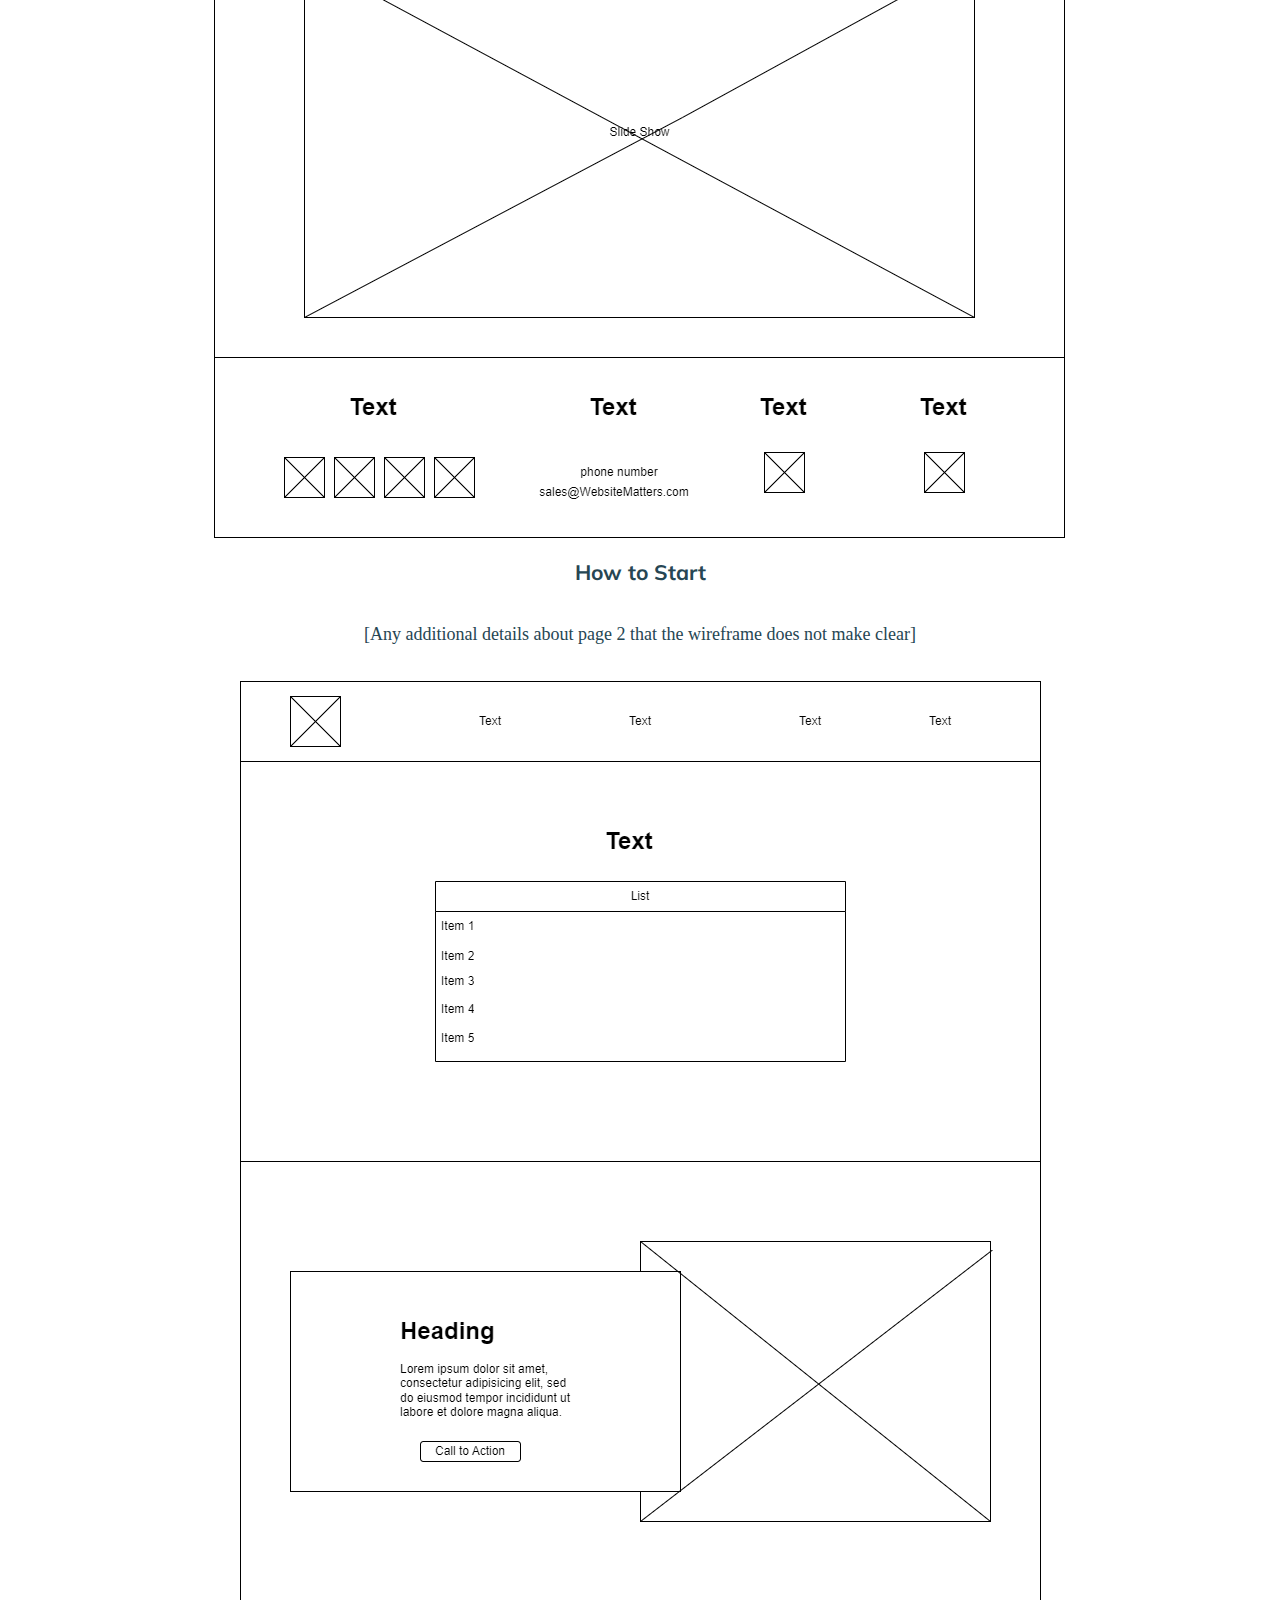
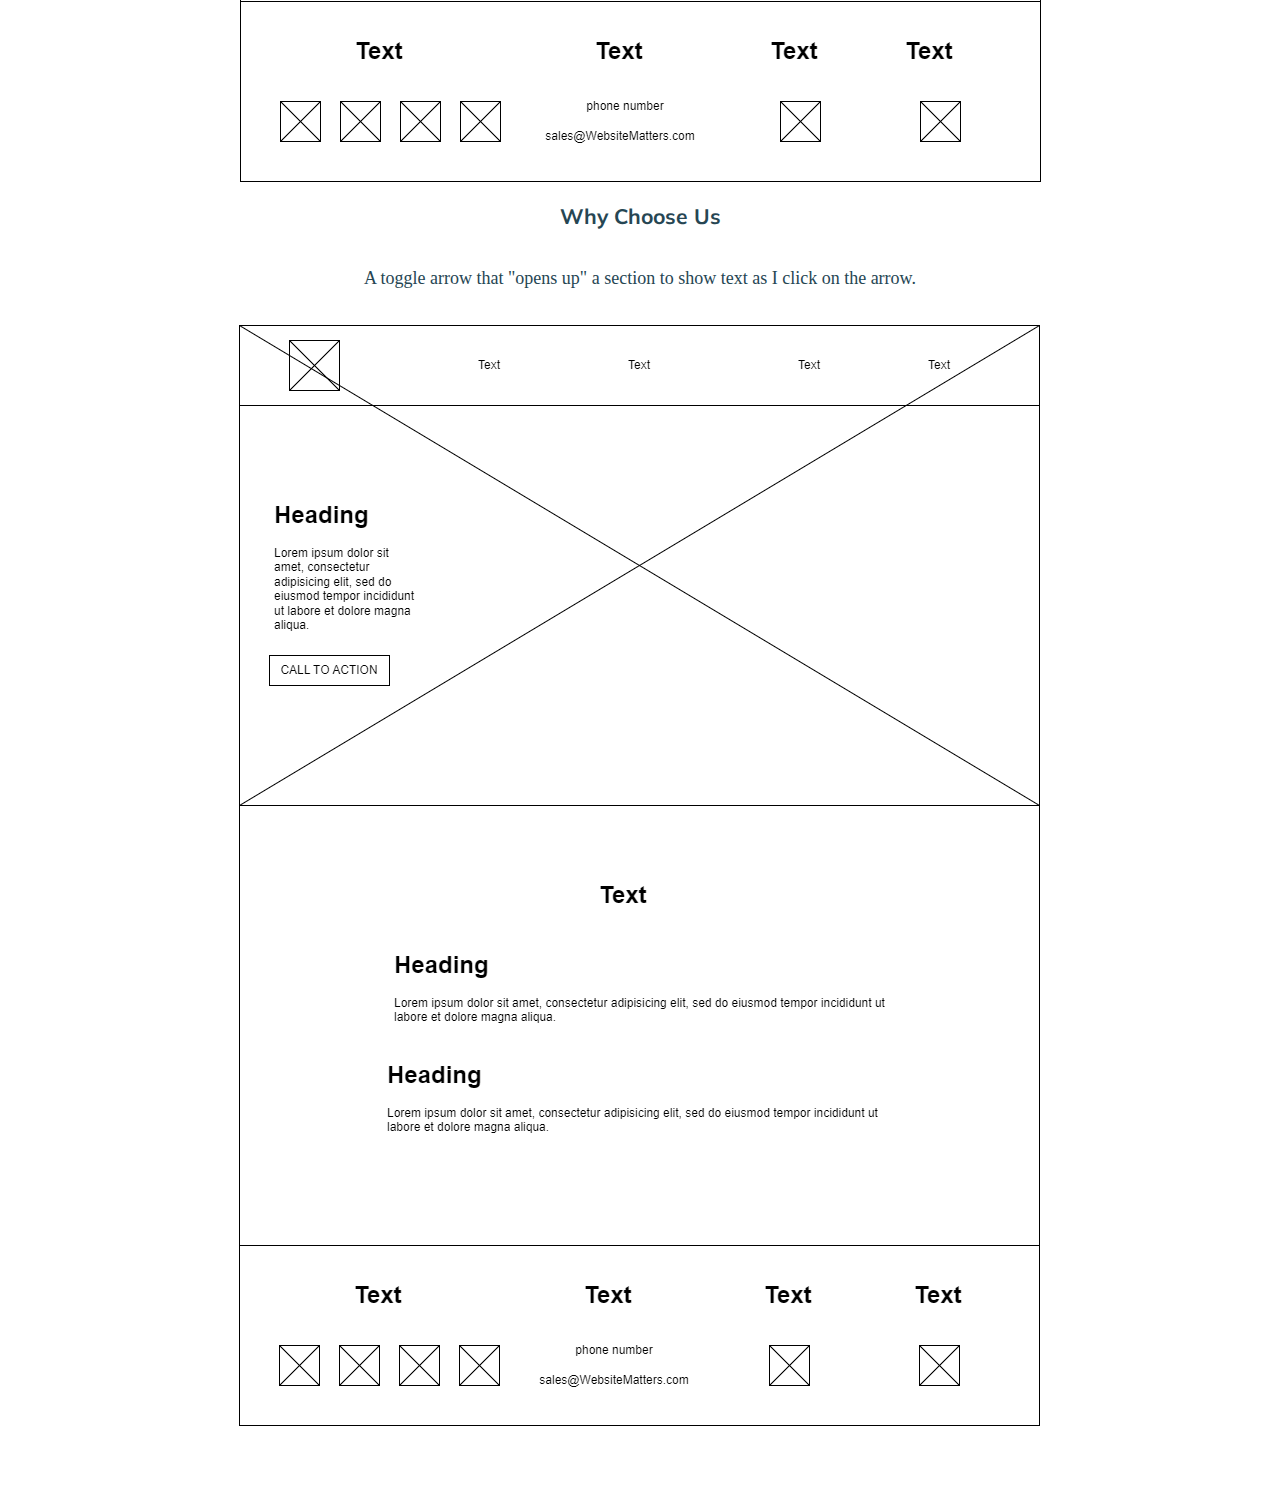
<file: website_matters/site-plan.html>
<!DOCTYPE html>
<html lang="en-us">
    
  <head>
    <meta charset="utf-8">
    <title>Site Plan</title>
    <link type="text/css" rel="stylesheet" href="styles/site-plan.css">
  </head>

  <body>
    <header>
      <h1>Website Matters Site Plan</h1>
      <h2>Maria Cedillo</h2>
      <h2>WDD 130-C1</h2>
      <!-- In the header above, add the name or your site, your name and class number. For example if you are in section 3 you would put WDD 130.03 -->
    </header>
    <main>

      <!-- ------------------------Steps 2-3------------------------------ -->
      <hr>
      <h2>Overview</h2>
      <h3>Purpose</h3>
      <p>The primary objective of Website Matters is to expand the company by helping prospective clients 
        establish a strong online presence through cost-effective marketing. If our clients increase credibility 
        in the web world and improve user experience, it ultimately leads them to higher sales and overall success. 
        A well-designed website can significantly contribute to achieving these goals.</p>  <!-- change this -->
      <h3>Audience</h3>
      <p>Small businesses</p>  <!-- change this -->
      <hr>
      <h2>Branding</h2>
      <h3>Website Logo</h3>
      <!-- Replace this with some sort of logo for your site.  A logo can be as simple as the name of your site in a nice font :) -->
      <img src="images\logo.png" alt="Website Matters Logo" > 
      <hr>
      <h2>Style Guide</h2>

      <!-- ------------------------Steps 4-8------------------------------ -->

      <h3>Color Palette</h3>
      <!--  The colors you choose for a website are one of the most important decisions you will make. Follow the instructions on the activity in iLearn then return and replace the color codes below with the hex color codes (the 6 digit numbers that show at the bottom of each color) for the colors you have chosen below.  You should have at least 2 colors but do not have to fill in all 4 if you do not need them.  -->

      <!-- Copy and paste the URL to your finished palette below Make sure to paste it into both spots -->
      Palette URL: <a href="https://coolors.co/264653-2a9d8f-efd595-fef4ec" target="_blank">https://coolors.co/264653-2a9d8f-efd595-fef4ec</a>

      <table class="colors">
        <tr>
            <th>Primary</th>
            <th>Secondary</th>
            <th>Accent 1</th>
            <th>Accent 2</th>
        </tr>
        
        <!-- Replace the numbers in the boxes below with your hex color codes. Then switch to the site-plan.css file and change your colors there as well. -->
        <tr>
            <td class="primary">[#264653]</td>
            <td class="secondary">[#2a9d8f]</td>
            <td class="accent1">[#efd595]</td>
            <td class="accent2">[#fef4ec]</td>
        </tr>
      </table>

      <!-- ------------------------Step 9------------------------------ -->

      <h3>
        Typography
      </h3>
      <!-- Choose a font for your paragraphs (body copy) and headlines. What font(s) have you chosen? Why did you choose what you did?  Make sure to review the list of web safe fonts at W3Schools.org as a starting point.  Think also about which of your colors above you might use for background and font colors. -->

      <h4>
        Heading Font: Mulish  <!-- change this -->
      </h4>
      <h4>
        Paragraph Font: Montserrat  <!-- change this -->
      </h4>
      <h3>
        Normal paragraph example
      </h3>
      <p>
        Lorem ipsum dolor sit amet, consectetur adipiscing elit, sed do eiusmod tempor incididunt ut labore et dolore magna aliqua. Ut enim ad minim veniam, quis nostrud exercitation ullamco laboris nisi ut aliquip ex ea commodo consequat. Duis aute irure dolor in reprehenderit in voluptate velit esse cillum dolore eu fugiat nulla pariatur. Excepteur sint occaecat cupidatat non proident, sunt in culpa qui officia deserunt mollit anim id est laborum.
      </p>
      <h3>
        Colored paragraph example
      </h3>
      <p class="colored">
        Lorem ipsum dolor sit amet, consectetur adipiscing elit, sed do eiusmod tempor incididunt ut labore et dolore magna aliqua. Ut enim ad minim veniam, quis nostrud exercitation ullamco laboris nisi ut aliquip ex ea commodo consequat. 
      </p>

      <!-- ------------------------Step 10------------------------------ -->

      <h3>Navigation</h3>
      <!-- Think about how you want your navigation bar to look. In the site-plan.css file change the colors to your colors to get the look you desire. --> 
      <nav>
        <a href="#">Home</a>
        <a href="#">How to Start</a>
        <a href="#">Why Choose Us</a>
        <a href="#">Start a Conversation</a>
      </nav>
      <hr>
      <h2>Site Map</h2>
      <div class="sitemap">
        <div class="sm-home">Home</div>
        <div class="sm-page2">How to Start</div><!-- change this -->
        <div class="sm-page3">Why Choose Us</div><!-- change this -->
        <div class="sm-page4">Start a Conversation</div>
        

        <div class="top">
          &nbsp;
        </div>
        <div class="left">
          &nbsp;
        </div>
        <div class="right">
          &nbsp;
        </div>

      </div>

      <!-- --------Content Section -------------- -->
      <hr>
      <h2>
        Content
      </h2>
      <h3>Home page</h3>
      <p>Maybe you are wondering if it is worth having a website for your business. My answer would be yes, it is, but you should find out for yourself. 
        Whether you need a website for the first time or already have an existing one that's not performing well, Website Matters is the perfect company to help you. 
        At Website Matters, we are committed to providing excellent website development services and we possess all the necessary tools and expertise to create high-quality websites. 
        If you want to improve your online presence and increase your sales and services with a well-designed website, don't hesitate to contact us. 
        We offer a wide range of services, including designing your company's website and logo, as well as enhancing your existing website. 
        We will listen carefully if you have a clear idea of how you want your website to look and provide professional guidance accordingly. 
        On the other hand, if you already have a website that's not working as it should, we will analyze the problem and guide you on how to handle the situation. We won't leave you 
        stranded! We'll make the necessary changes to your company's website and provide you with a professional guide to achieving success. So, let's work together!</p>
      <p>Images for the Home page</p>
        <img src="images\hero.png" alt="Image of a woman enjoying searching on the internet">
        <img src="images\malfunctioning.png" alt="Not working website image">
        <img src="images\web_traffic.png" alt="Web traffic image">
        <img src="images/distraught_man.jpg" alt="Distraught man reading something in a laptop.">

      </ul>
      <h3>How to Start</h3>
      <p>Getting a website can be a daunting task, but Website Matters is here to help!</p> 
      <p>First of all, you'll need to contact us to schedule a meeting.</p> 
        <p>During this meeting, we'll take the time to learn about your business and make it our top priority.</p> 
        <p>Next, we will meet again to present you with a professional wireframe of your website. If you're wondering what a wireframe is, don't worry, it's just a is a simple visual representation of a web page. It is used to outline the structure and 
        layout of a future web page. At this stage, we welcome your input and feedback so we can make any changes as needed. Do not hesitate to ask questions because we want to help you!</p>
        <p>Then, leave the rest to us! This is where we'll start building your website and writing the unique code for it. We take pride in this step and enjoy every moment.</p> 
        <p>After we're done designing your website with the right code, we'll contact you and show you the final product before launching it. At this point, we can make any minor changes you request.</p>
        <p>Finally, after your approbation, your website will be live on the internet and ready for your visitors to purchase your goods and services.</p>
        <p>If you're ready to take your business to the next level, don't hesitate to contact us!</p>
      <p>Images for the Page 2</p>
        <img src="images/client_interaction.png" alt="Business people in a office greeting a client.">
        

      </ul>
      <h3>Why Choose Us</h3>
      <p>Entrusting a web development company with a crucial part of your company's success can be a daunting task, right? At Website Matters, we understand this, which is why we believe a website is the most significant aspect of a business's marketing efforts. 
        As an honest and responsible company, we have extensive knowledge and expertise in computer languages. We possess the necessary credentials to build efficient websites and follow the best coding practices. This ensures that anyone who reads your website code in the future can easily comprehend it and make minor updates and necessary additions.
        Let’s ask you the following. Have you ever clicked on a page or link on the internet that failed to open or resulted in an error? You don't need to worry about this if we are handling your website. Our expertise guarantees that your website's visitors come first, and they will be able to access your company’s website, along with all of its links, on any electronic device without any problem.
        Don't delay any further in getting an attractive, functional, and useful website for your business! </p>
      <p>Images for the Page 3</p>
        <img src="images\business_woman.png" alt="Wondering business woman">
        
        
      </ul>
      <hr>
      <h2>
        Wireframes
      </h2>
      <p>
        Create three wireframes for your site. One for each page and list them here</p>

      <h3>Home</h3>
      <p>         
        Slides in the picture.
      </p>
      <img src="images/home_wireframe.png" alt="home page wireframe">

      <h3>How to Start</h3>
      <p>         
        [Any additional details about page 2 that the wireframe does not make clear]
      </p>
      <img src="images/page_2_wireframe.png" alt="page 2 wireframe">

      <h3>Why Choose Us</h3>
      <p>         
        A toggle arrow that "opens up" a section to show text as I click on the arrow.
      </p>
      <img src="images/page_3_wireframe.png" alt="page_3_wireframe">
    </main>
  </body>

</html>
</file>
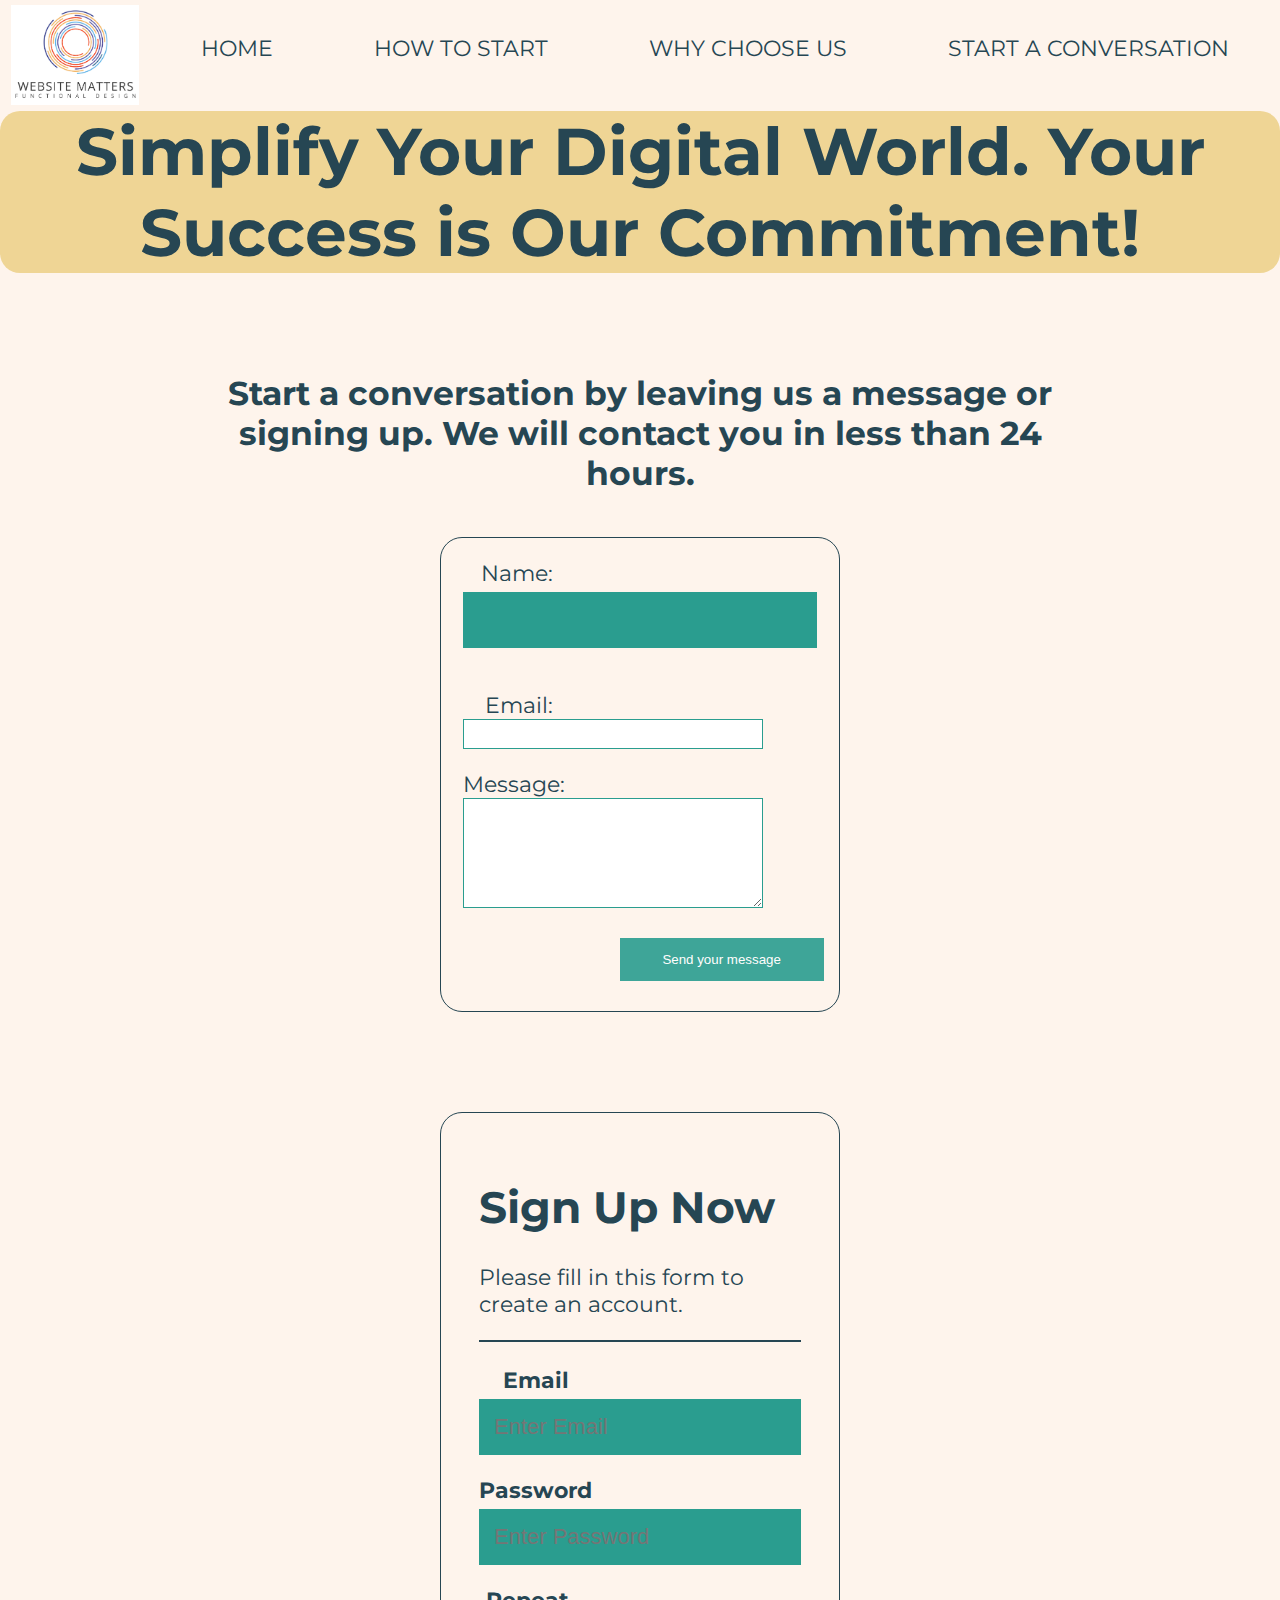
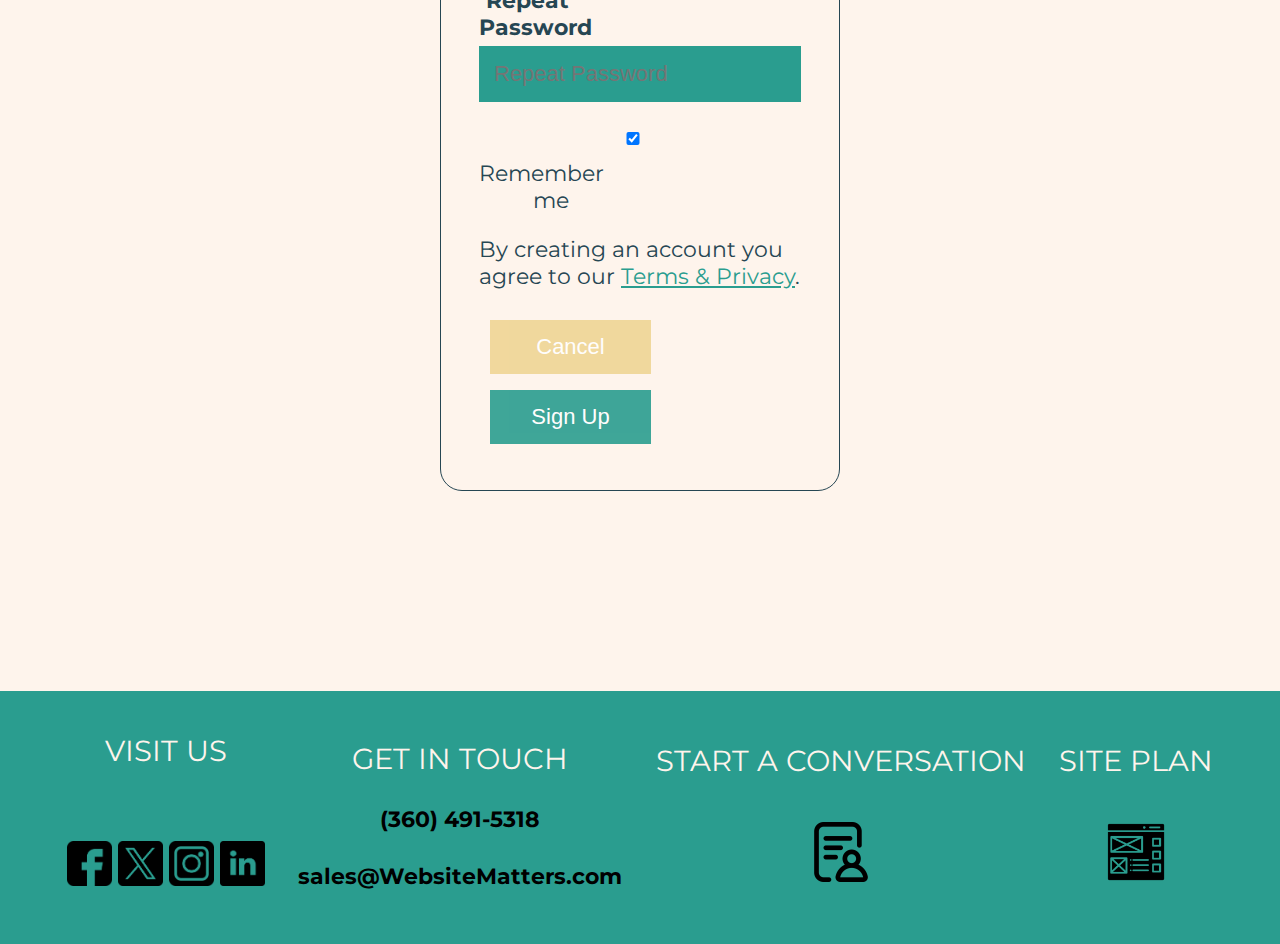
<file: website_matters/start_a_conversation.html>
<!--An HTML form is used to collect user input. The user input is most often sent to a server for processing.-->
<!DOCTYPE html>
<html lang="en">
<head>
    <meta charset="UTF-8">
    <meta name="viewport" content="width=device-width, initial-scale=1.0">
    <title>Start a Conversation | Form </title>
    <link rel="stylesheet" href="styles/style.css"> <!--Link to the CSS file. External stylesheet. The link tag tells the html file where to find the CSS it should use to style the HTML page.-->

    <!--CSS for contactus or Form-->
    <style>
    form {
    /* Center the form on the page */
    margin: 0 auto;
    width: 400px;
    /* Form outline */
    padding: 1em;
    border: 1px solid #264653;
    border-radius: 1em;
    }

    ul {
    list-style: none;
    padding: 0;
    margin: 0;
    }

    form li + li {
    margin-top: 1em;
    }

    label {
    /* Uniform size & alignment */
    display: inline-block;
    width: 90px;
    text-align: right;
    color: #264653;
    }

    input,
    textarea {
    /* To make sure that all text fields have the same font settings
        By default, textareas have a monospace font */
    font: 1em sans-serif;

    /* Uniform text field size */
    width: 300px;
    box-sizing: border-box;

    /* Match form field borders */
    border: 1px solid #2a9d8f
    }

    input:focus,
    textarea:focus {
    /* Additional highlight for focused elements */
    border-color: #264653;
    }

    textarea {
    /* Align multiline text fields with their labels */
    vertical-align: top;

    /* Provide space to type some text */
    height: 5em;
    }

    .button {
    /* Align buttons with the text fields */
    padding-left: 150px; /* same size as the label elements */
    }

    button {
    /* This extra margin represent roughly the same space as the space
        between the labels and their text fields */
    margin-left: 0.5em;
    }

    /*putting space among my forms*/
    form {
        margin-bottom: 100px;
        color: #264653;
    }
    </style>
</head>

<body>
    <div id="content"> <!--Set a max-width so when our page gets so big, it will stop growing in size. To do this, we will need a container in HTML, id="content", to target in CSS that we can give a max-width to. The div will wrap around the entire page, or in other words, the entire contents of the body.-->
        <header> <!--The grid container, or parent-->
            <!--The <a> tag defines a hyperlink, which is used to link from one page to another. The most important attribute of the <a> element is the href attribute-->
            <a id="logo_link" href="index.html"> <!--Users usually expect the logo to TAKE TO THE HOME PAGE of the site, so we will make the <img> element the content of an <a> element with the hypertext reference of going to the home page href="index.html" and add id="logo_link"-->
                <img class="logo" src="images/logo.png" alt="Dry Oar Logo"> <!--two required attributes for images, source attribute (src) with its value, and an alternate text attribute with every image (alt) with its value text-->
            </a>
            <nav> <!--The <nav> element contains internal web pages, <a> tags, that belong to my website-->
                <a href="index.html">HOME</a>
                <a href="how_to_start.html">HOW TO START</a>
                <a href="why_choose_us.html">WHY CHOOSE US</a>
                <a href="start_a_conversation.html">START A CONVERSATION</a>
            </nav>
        </header>

        <div>  
            <h1 class="office-title">Simplify Your Digital World. Your Success is Our Commitment!</h1>
            <h4 class="office-subtitle">Start a conversation by leaving us a message or signing up. We will contact you in less than 24 hours.</h4>
        </div>
        
        <main>
        <!--Add an element to hold a success message when the form has been submitted. This element will be empty and invisible until the form is submitted, then we will use some Javascript to change it. Add a <div> element with an id="feedback" above your form element.-->
        <div id="feedback"></div>

        <!--This element formally defines a form. It's a container element like a <section> or <footer> element, but specifically for containing forms. The action attribute defines the location (URL) where the form's collected data should be sent when it is submitted.
        The method attribute defines which HTTP method to send the data with (usually get or post).
        In our example, the form will send 3 pieces of data named "user_name", "user_email", and "user_message". That data will be sent to the URL "/my-handling-form-page" using the HTTP POST method.-->
        <form action="/my-handling-form-page" method="post" style="border:1px solid #264653">
            <ul>
                <li> <!--The List item element. It must be contained in a parent element: an ordered list (<ol>), an unordered list (<ul>), or a menu (<menu>). In menus and unordered lists, list items are usually displayed using bullet points. In ordered lists, they are usually displayed with an ascending counter on the left, such as a number or letter.-->
                    <label for="name">Name:</label> <!--"for" is the attribute on all labels and "id" is the value. This is how I associate a form control with its label.-->
                    <input type="text" id="name" name="user_name"> <!--The <input> tag does not need a closing tag because it is a "void element". In HTML a void element cannot have any child nodes. (i.e., nested elements or text nodes). Void elements only have a start tag; end tags must not be specified for void elements.  The input field for the name is a single-line text field.-->
                </li>
                <li>
                    <label for="mail">Email:</label>
                    <input type="email" id="mail" name="user_email"> <!--The input field for the email is an input of type email: a single-line text field that accepts only email addresses.-->
                </li>
                <li>
                    <label for="msg">Message:</label>
                    <!--<textarea> is not a void element. It should be closed with the proper ending tag.-->
                    <textarea id="msg" name="user_message"></textarea> <!--The input field for the message is a <textarea>; a multiline text field.-->
                </li>
                
                <!--Add a button to allow the user to send, or "submit", their data once they have filled out the form. This is done by using the <button> element; add the following just above the closing </ul> tag. The <button> element also accepts a type attribute — this accepts one of three values: submit, reset, or button.
                    Note: You can also use the <input> element with the corresponding type to produce a button, for example <input type="submit">. The main advantage of the <button> element is that the <input> element only allows plain text in its label whereas the <button> element allows full HTML content, allowing more complex, creative button content.-->
                <li class="button">
                    <button type="submit">Send your message</button>
                </li>
            </ul>
        </form>
        </main>        
        
        <form action="action_page.php" style="border:1px solid #264653">
            <div class="container">
              <h1>Sign Up Now</h1>
              <p>Please fill in this form to create an account.</p>
              <hr> <!--The HTML <hr> size Attribute is used to specify the height of the horizontal line in terms of pixels. -->
          
              <label id="email"><b>Email</b></label>
              <input type="text" placeholder="Enter Email" name="email" required>
          
              <label id="psw"><b>Password</b></label>
              <input type="password" placeholder="Enter Password" name="psw" required>
          
              <label id="psw-repeat"><b>Repeat Password</b></label>
              <input type="password" placeholder="Repeat Password" name="psw-repeat" required>
          
              <label>
                <input type="checkbox" checked="checked" name="remember" style="margin-bottom:15px"> Remember me
              </label>
          
              <p>By creating an account you agree to our <a href="privacy_notice.html" style="color:#2a9d8f">Terms & Privacy</a>.</p>
          
              <div class="clearfix">
                <button type="button" class="cancelbtn">Cancel</button>
                <button type="submit" class="signupbtn">Sign Up</button>
              </div>
            </div>
        </form>


        <footer>
            <div class="social">
                <p>VISIT US</p>
                <a href="https://facebook.com" target="_blank"> <!--Good practice to open external links in a new tab.-->
                    <img src="images/facebook.png" alt="fb icon">    
                </a>
                <a href="https://twitter.com" target="_blank">
                    <img src="images/twitter.png" alt="twitter icon">
                </a>
                <a href="https://instagram.com" target="_blank">
                    <img src="images/instagram.png" alt="instagram icon">
                </a>
                <a href="https://www.linkedin.com" target="_blank">
                    <img src="images/linkedin.png" alt="linkedin icon">
                </a>
            </div>
            
            <div class="get_in_touch">
                <p>GET IN TOUCH</p>
                <h4>(360) 491-5318</h4>
                <h4>sales@WebsiteMatters.com</h4>
            </div>

            <div class="form">
                <p>START A CONVERSATION</p>
                <a href="start_a_conversation.html">
                    <img src="images/form_icon.png" alt="form icon">
                </a>
            </div>    
            <div class="site_plan">
                <p>SITE PLAN</p>
                <a href="site-plan.html">
                    <img src="images/wireframe_icon.png" alt="wireframe icon">
                </a>
            </div>

        </footer>
            
    </div>

<!--Code for Functional Forms. Our form currently doesn't do anything (or maybe even gives you an error) if I do not have the following code. If you would like it to do something, we need to add a bit of code to your project. "feedback"(right before the ending body tag).  -->
<script>
    // get the feedback div element so we can do something with it.
    const feedbackElement = document.getElementById('feedback');
    // get the form so we can read what was entered in it.
    const formElement = document.forms[0];
    // add a 'listener' to wait for a submission of our form. When that happens run the code below.
    formElement.addEventListener('submit', function(e) {
        // stop the form from doing the default action.
        e.preventDefault();
        // set the contents of our feedback element to a message letting the user know the form was submitted successfully. Notice that we pull the name that was entered in the form to personalize the message!
        feedbackElement.innerHTML = 'Hello '+ formElement.user_name.value +'! Thank you for your message. We will get back with you as soon as possible!';
        // make the feedback element visible.
        feedbackElement.style.display = "block";
        // add a class to move everything down so our message doesn't cover it.
        document.body.classList.toggle('moveDown');
    });
</script>
</body>
</html>
</file>
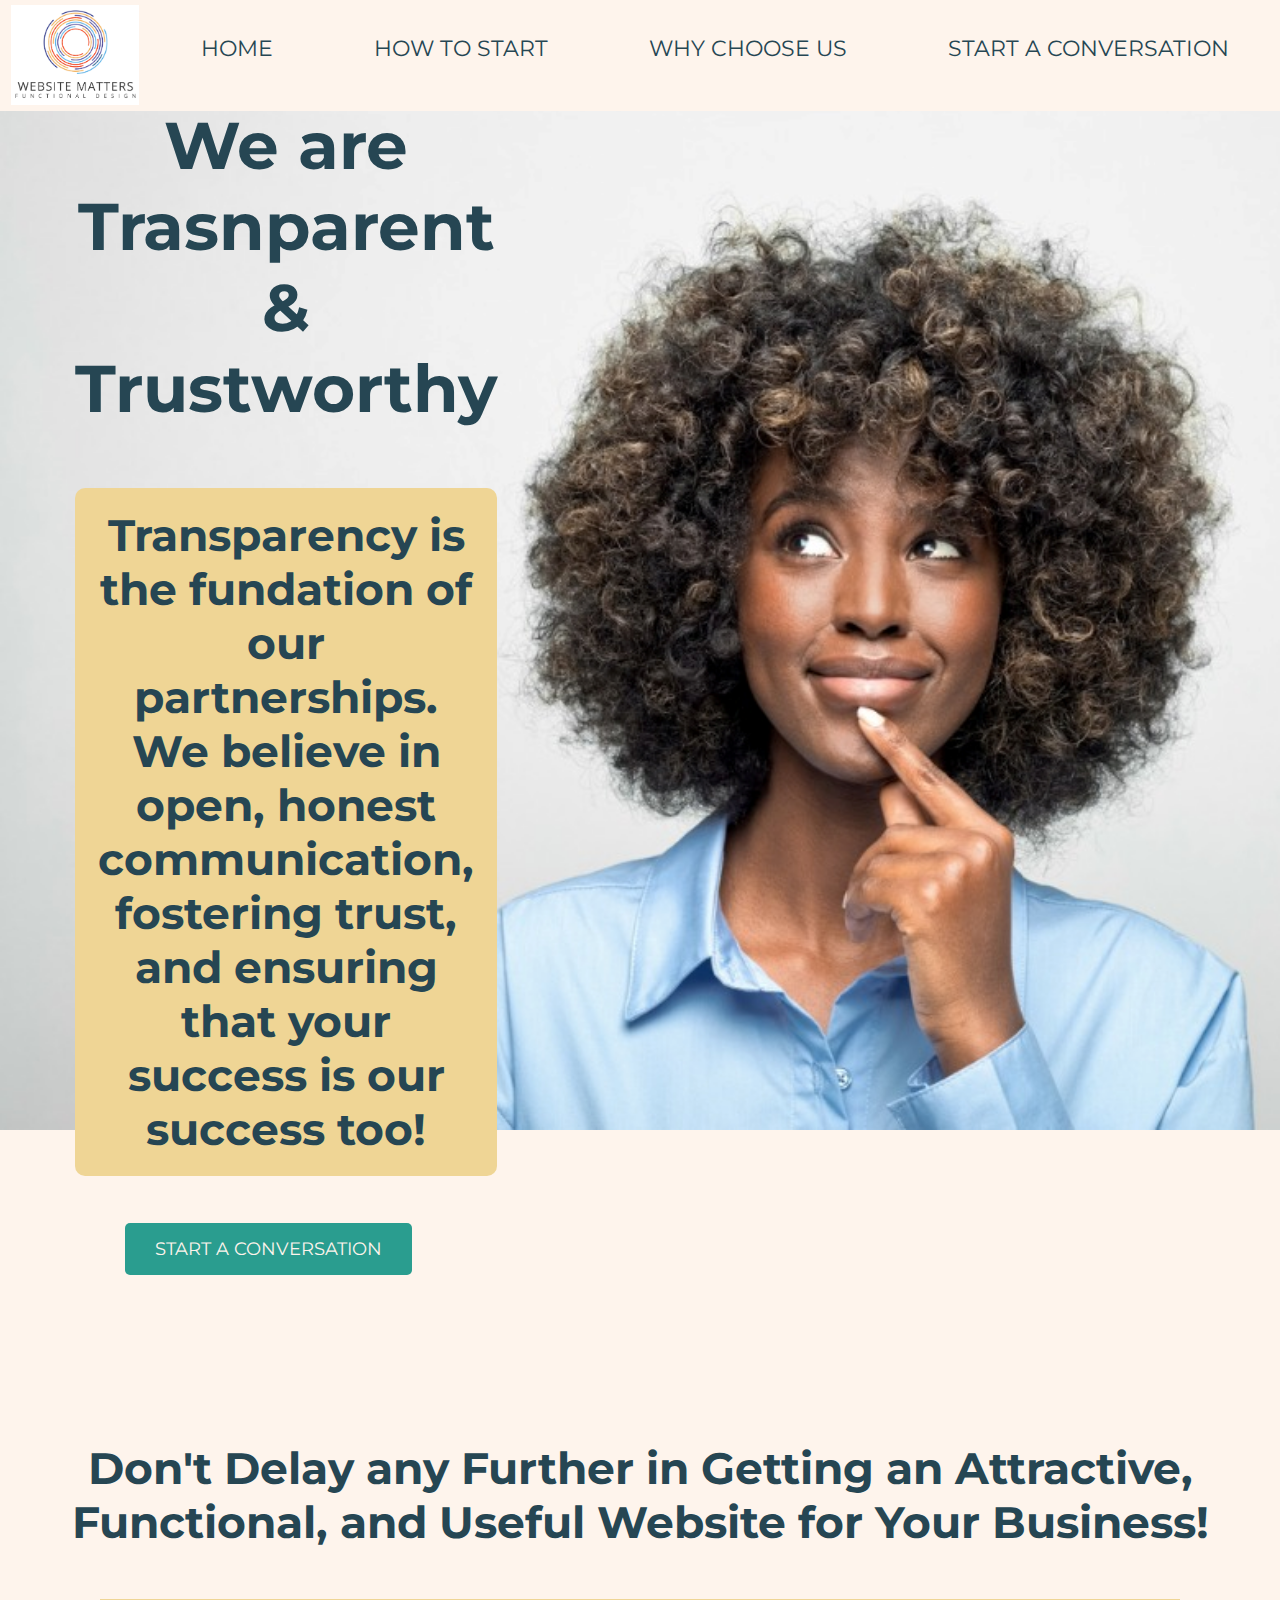
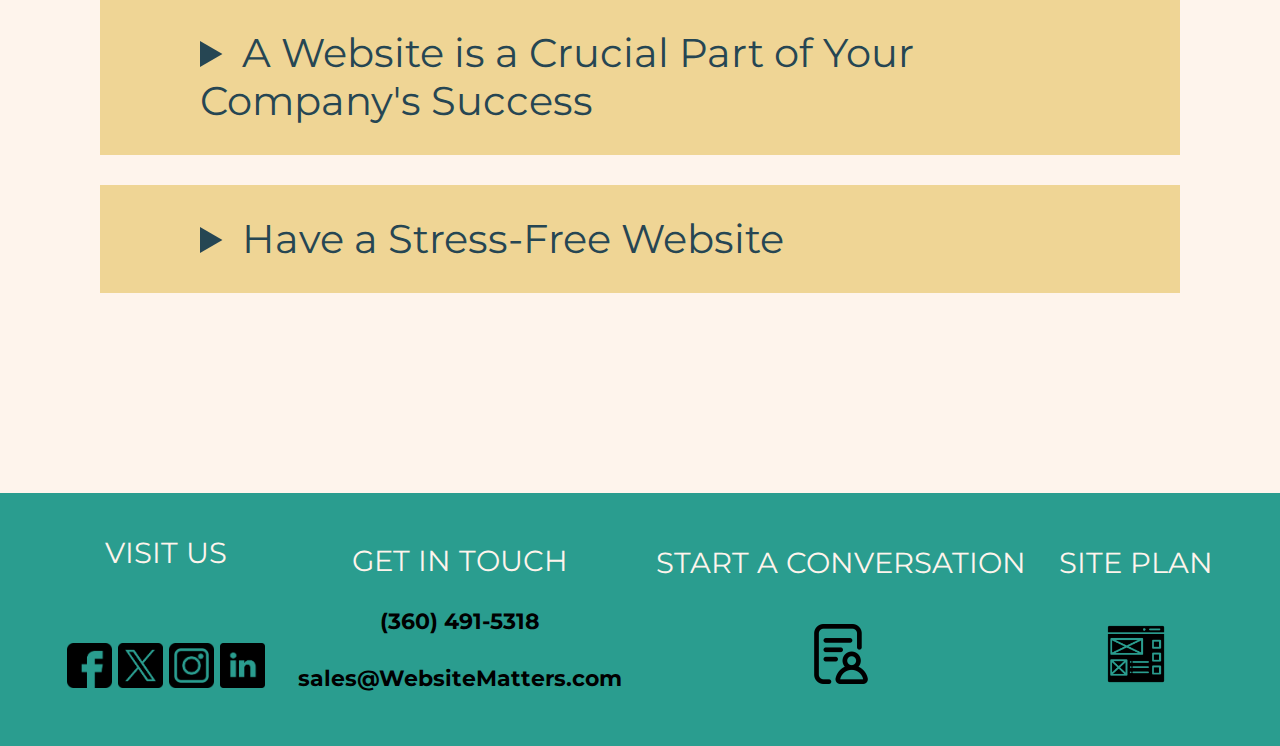
<file: website_matters/why_choose_us.html>
<!DOCTYPE html>
<html lang="en">
<head>
    <meta charset="UTF-8">
    <meta name="viewport" content="width=device-width, initial-scale=1.0">
    <title>Website Matters | Functional Design | Why Choose Us</title>
    <link rel="stylesheet" href="styles/style.css"> <!--Link to the CSS file. External stylesheet. The link tag tells the html file where to find the CSS it should use to style the HTML page.-->
</head>

<body>
    <div id="content"> <!--Set a max-width so when our page gets so big, it will stop growing in size. To do this, we will need a container in HTML, id="content", to target in CSS that we can give a max-width to. The div will wrap around the entire page, or in other words, the entire contents of the body.-->
        <header> <!--The grid container, or parent-->
            <!--The <a> tag defines a hyperlink, which is used to link from one page to another. The most important attribute of the <a> element is the href attribute-->
            <a id="logo_link" href="index.html"> <!--Users usually expect the logo to TAKE TO THE HOME PAGE of the site, so we will make the <img> element the content of an <a> element with the hypertext reference of going to the home page href="index.html" and add id="logo_link"-->
                <img class="logo" src="images/logo.png" alt="Website Matters Logo"> <!--two required attributes for images, source attribute (src) with its value, and an alternate text attribute with every image (alt) with its value text-->
            </a>
            <nav> <!--The <nav> element contains internal web pages, <a> tags, that belong to my website-->
                <a href="index.html">HOME</a>
                <a href="how_to_start.html">HOW TO START</a> 
                <a href="why_choose_us.html">WHY CHOOSE US</a>
                <a href="start_a_conversation.html">START A CONVERSATION</a>
            </nav>
        </header>

        <div id="why_choose_us-hero"> <!--The grid container, or parent-->
            <div id="why_choose_us-hero-box"> <!--Child-->
                <img id="why_choose_us-img" src="images/business_woman.png" alt="business woman who is wondering ">
            </div>
            <section id="why_choose_us-hero-msg"> <!--(Child) Section is a thematic grouping of content, typically with a heading. Whenever you want to move multiple elements together, like all the hero text, you should group them by placing them inside of another element; like we have with the section hero-msg.-->
                <h1 class="why_choose_us-title">We are Trasnparent & Trustworthy</h1>
                <h4>Transparency is the fundation of our partnerships. We believe in open, honest communication, fostering trust, and ensuring that your success is our success too!  </h4>
                <div class="why_choose_us-button-box">
                    <a class="start_a_conversation" href="start_a_conversation.html">START A CONVERSATION</a>
                </div>
            </section>
        </div>

        <main>
            <h1>Don't Delay any Further in Getting an Attractive, Functional, and Useful Website for Your Business!</h1>
            <details>
                <summary>A Website is a Crucial Part of Your Company's Success</summary>
                <p>Entrusting a web development company with a crucial part of your company's success can be a daunting task. At Website Matters, we understand this, which is why we believe a company’s website is the most significant aspect of a business's marketing efforts. </p>
                <p>Website Matters has extensive knowledge and credited experience in computer languages. We possess impeccable credentials to build efficient websites. We follow the best coding practices. This ensures that anyone with the right credentials will be able to read your website's code.</p>
                <p>Contact us now!</p>
            </details>

            <details>
                <summary>Have a Stress-Free Website</summary>
                <p>Have you ever clicked on a webpage or electronic link that failed to open or resulted in an error?</p>
                <p>You don't need to worry about this if Website Matters is handling your company's website. Our expertise guarantees that your website's visitors come first, and they will be able to access your company's website, along with all of its links, on any electronic device without any problem.</p>
                <p>Act before it’s too late!</p>    
            </details>
        </main>

        <footer>
            <div class="social">
                <p>VISIT US</p>
                <a href="https://facebook.com" target="_blank"> <!--Good practice to open external links in a new tab.-->
                    <img src="images/facebook.png" alt="fb icon">    
                </a>
                <a href="https://twitter.com" target="_blank">
                    <img src="images/twitter.png" alt="twitter icon">
                </a>
                <a href="https://instagram.com" target="_blank">
                    <img src="images/instagram.png" alt="instagram icon">
                </a>
                <a href="https://www.linkedin.com" target="_blank">
                    <img src="images/linkedin.png" alt="linkedin icon">
                </a>
            </div>
            
            <div class="get_in_touch">
                <p>GET IN TOUCH</p>
                <h4>(360) 491-5318</h4>
                <h4>sales@WebsiteMatters.com</h4>
            </div>

            <div class="form">
                <p>START A CONVERSATION</p>
                <a href="start_a_conversation.html">
                    <img src="images/form_icon.png" alt="form icon">
                </a>
            </div>    
            <div class="site_plan">
                <p>SITE PLAN</p>
                <a href="site-plan.html">
                    <img src="images/wireframe_icon.png" alt="wireframe icon">
                </a>
            </div>
        </footer>
    </div>
</body>
</html>
</file>
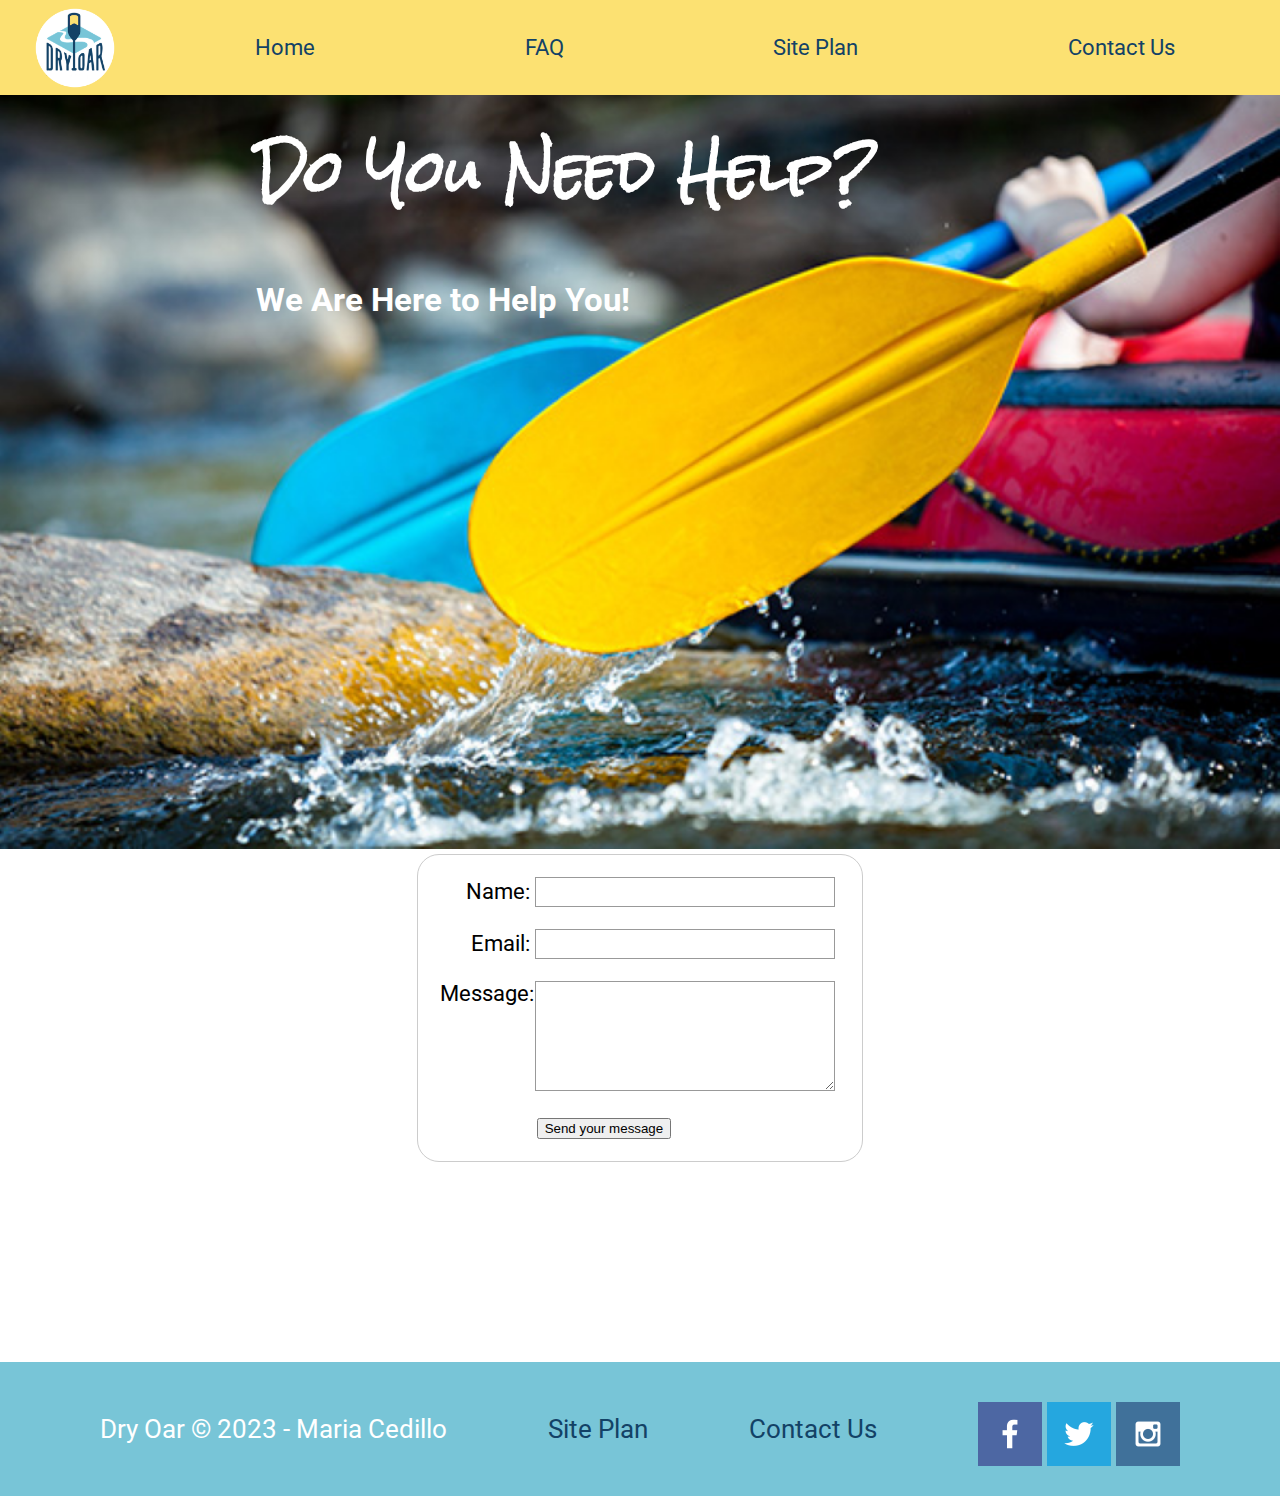
<file: wwr/contactus.html>
<!--An HTML form is used to collect user input. The user input is most often sent to a server for processing.-->
<!DOCTYPE html>
<html lang="en">
<head>
    <meta charset="UTF-8">
    <meta name="viewport" content="width=device-width, initial-scale=1.0">
    <title>Contact Us or Form</title>
    <link rel="stylesheet" href="styles/style.css"> <!--Link to the CSS file. External stylesheet. The link tag tells the html file where to find the CSS it should use to style the HTML page.-->

    <!--CSS for contactus or Form-->
    <style>
    form {
    /* Center the form on the page */
    margin: 0 auto;
    width: 400px;
    /* Form outline */
    padding: 1em;
    border: 1px solid #ccc;
    border-radius: 1em;
    }

    ul {
    list-style: none;
    padding: 0;
    margin: 0;
    }

    form li + li {
    margin-top: 1em;
    }

    label {
    /* Uniform size & alignment */
    display: inline-block;
    width: 90px;
    text-align: right;
    }

    input,
    textarea {
    /* To make sure that all text fields have the same font settings
        By default, textareas have a monospace font */
    font: 1em sans-serif;

    /* Uniform text field size */
    width: 300px;
    box-sizing: border-box;

    /* Match form field borders */
    border: 1px solid #999;
    }

    input:focus,
    textarea:focus {
    /* Additional highlight for focused elements */
    border-color: #000;
    }

    textarea {
    /* Align multiline text fields with their labels */
    vertical-align: top;

    /* Provide space to type some text */
    height: 5em;
    }

    .button {
    /* Align buttons with the text fields */
    padding-left: 90px; /* same size as the label elements */
    }

    button {
    /* This extra margin represent roughly the same space as the space
        between the labels and their text fields */
    margin-left: 0.5em;
    }
    </style>
</head>

<body>
    <div id="content"> <!--Set a max-width so when our page gets so big, it will stop growing in size. To do this, we will need a container in HTML, id="content", to target in CSS that we can give a max-width to. The div will wrap around the entire page, or in other words, the entire contents of the body.-->
        <header> <!--The grid container, or parent-->
            <!--The <a> tag defines a hyperlink, which is used to link from one page to another. The most important attribute of the <a> element is the href attribute-->
            <a id="logo_link" href="index.html"> <!--Users usually expect the logo to TAKE TO THE HOME PAGE of the site, so we will make the <img> element the content of an <a> element with the hypertext reference of going to the home page href="index.html" and add id="logo_link"-->
                <img class="logo" src="images/logo.png" alt="Dry Oar Logo"> <!--two required attributes for images, source attribute (src) with its value, and an alternate text attribute with every image (alt) with its value text-->
            </a>
            <nav> <!--The <nav> element contains internal web pages, <a> tags, that belong to my website-->
                <a href="index.html">Home</a>
                <a href="faq.html">FAQ</a>
                <a href="site-plan-rafting.html">Site Plan</a>
                <a href="contactus.html">Contact Us</a>
            </nav>
        </header>

        <div id="faq_hero">
            <div id="faq_hero-box">
                <img id= faq_hero-img src="images/faq_hero.png" alt="River scenery">
        </div>
            <section id="faq_hero-msg">
                <h1 class="faq-title">Do You Need Help?</h1>
                <h4 class="faq-subtitle">We Are Here to Help You!</h4>
            </section>
        </div>
        
        <main>
    
    <!--Add an element to hold a success message when the form has been submitted. This element will be empty and invisible until the form is submitted, then we will use some Javascript to change it. Add a <div> element with an id="feedback" above your form element.-->
        <div id="feedback"></div>

    <!--This element formally defines a form. It's a container element like a <section> or <footer> element, but specifically for containing forms. The action attribute defines the location (URL) where the form's collected data should be sent when it is submitted.
    The method attribute defines which HTTP method to send the data with (usually get or post).
    In our example, the form will send 3 pieces of data named "user_name", "user_email", and "user_message". That data will be sent to the URL "/my-handling-form-page" using the HTTP POST method.-->
        <form action="/my-handling-form-page" method="post">
            <ul>
                <li> <!--The List item element. It must be contained in a parent element: an ordered list (<ol>), an unordered list (<ul>), or a menu (<menu>). In menus and unordered lists, list items are usually displayed using bullet points. In ordered lists, they are usually displayed with an ascending counter on the left, such as a number or letter.-->
                    <label for="name">Name:</label> <!--"for" is the attribute on all labels and "id" is the value. This is how I associate a form control with its label.-->
                    <input type="text" id="name" name="user_name" /> <!--The <input> tag does not need a closing tag because it is a "void element". In HTML a void element cannot have any child nodes. (i.e., nested elements or text nodes). Void elements only have a start tag; end tags must not be specified for void elements.  The input field for the name is a single-line text field.-->
                </li>
                <li>
                    <label for="mail">Email:</label>
                    <input type="email" id="mail" name="user_email" /> <!--The input field for the email is an input of type email: a single-line text field that accepts only email addresses.-->
                </li>
                <li>
                    <label for="msg">Message:</label>
                    <!--<textarea> is not a void element. It should be closed with the proper ending tag.-->
                    <textarea id="msg" name="user_message"></textarea> <!--The input field for the message is a <textarea>; a multiline text field.-->
                </li>
                
                <!--Add a button to allow the user to send, or "submit", their data once they have filled out the form. This is done by using the <button> element; add the following just above the closing </ul> tag. The <button> element also accepts a type attribute — this accepts one of three values: submit, reset, or button.
                    Note: You can also use the <input> element with the corresponding type to produce a button, for example <input type="submit">. The main advantage of the <button> element is that the <input> element only allows plain text in its label whereas the <button> element allows full HTML content, allowing more complex, creative button content.-->
                <li class="button">
                    <button type="submit">Send your message</button>
                </li>
            </ul>
        </form>
        </main>        
        
        <footer>
            <p>Dry Oar &copy; 2023 - Maria Cedillo</p>
            <p><a href="site-plan-rafting.html">Site Plan</a></p>
            <p><a href="contactus.html">Contact Us</a></p>
            <div class="social">
                <a href="https://facebook.com" target="_blank"> <!--Good practice to open external links in a new tab.-->
                    <img src="images/facebook.png" alt="fb icon">    
                </a>
                <a href="https://twitter.com" target="_blank">
                    <img src="images/twitter.png" alt="twitter icon">
                </a>
                <a href="https://instagram.com" target="_blank">
                    <img src="images/instagram.png" alt="instagram icon">
                </a>
            </div>
        </footer>
    </div>

<!--Code for Functional Forms. Our form currently doesn't do anything (or maybe even gives you an error) if I do not have the following code. If you would like it to do something, we need to add a bit of code to your project. "feedback"(right before the ending body tag).  -->
<script>
    // get the feedback div element so we can do something with it.
    const feedbackElement = document.getElementById('feedback');
    // get the form so we can read what was entered in it.
    const formElement = document.forms[0];
    // add a 'listener' to wait for a submission of our form. When that happens run the code below.
    formElement.addEventListener('submit', function(e) {
        // stop the form from doing the default action.
        e.preventDefault();
        // set the contents of our feedback element to a message letting the user know the form was submitted successfully. Notice that we pull the name that was entered in the form to personalize the message!
        feedbackElement.innerHTML = 'Hello '+ formElement.user_name.value +'! Thank you for your message. We will get back with you as soon as possible!';
        // make the feedback element visible.
        feedbackElement.style.display = "block";
        // add a class to move everything down so our message doesn't cover it.
        document.body.classList.toggle('moveDown');
    });
</script>
</body>
</html>
</file>
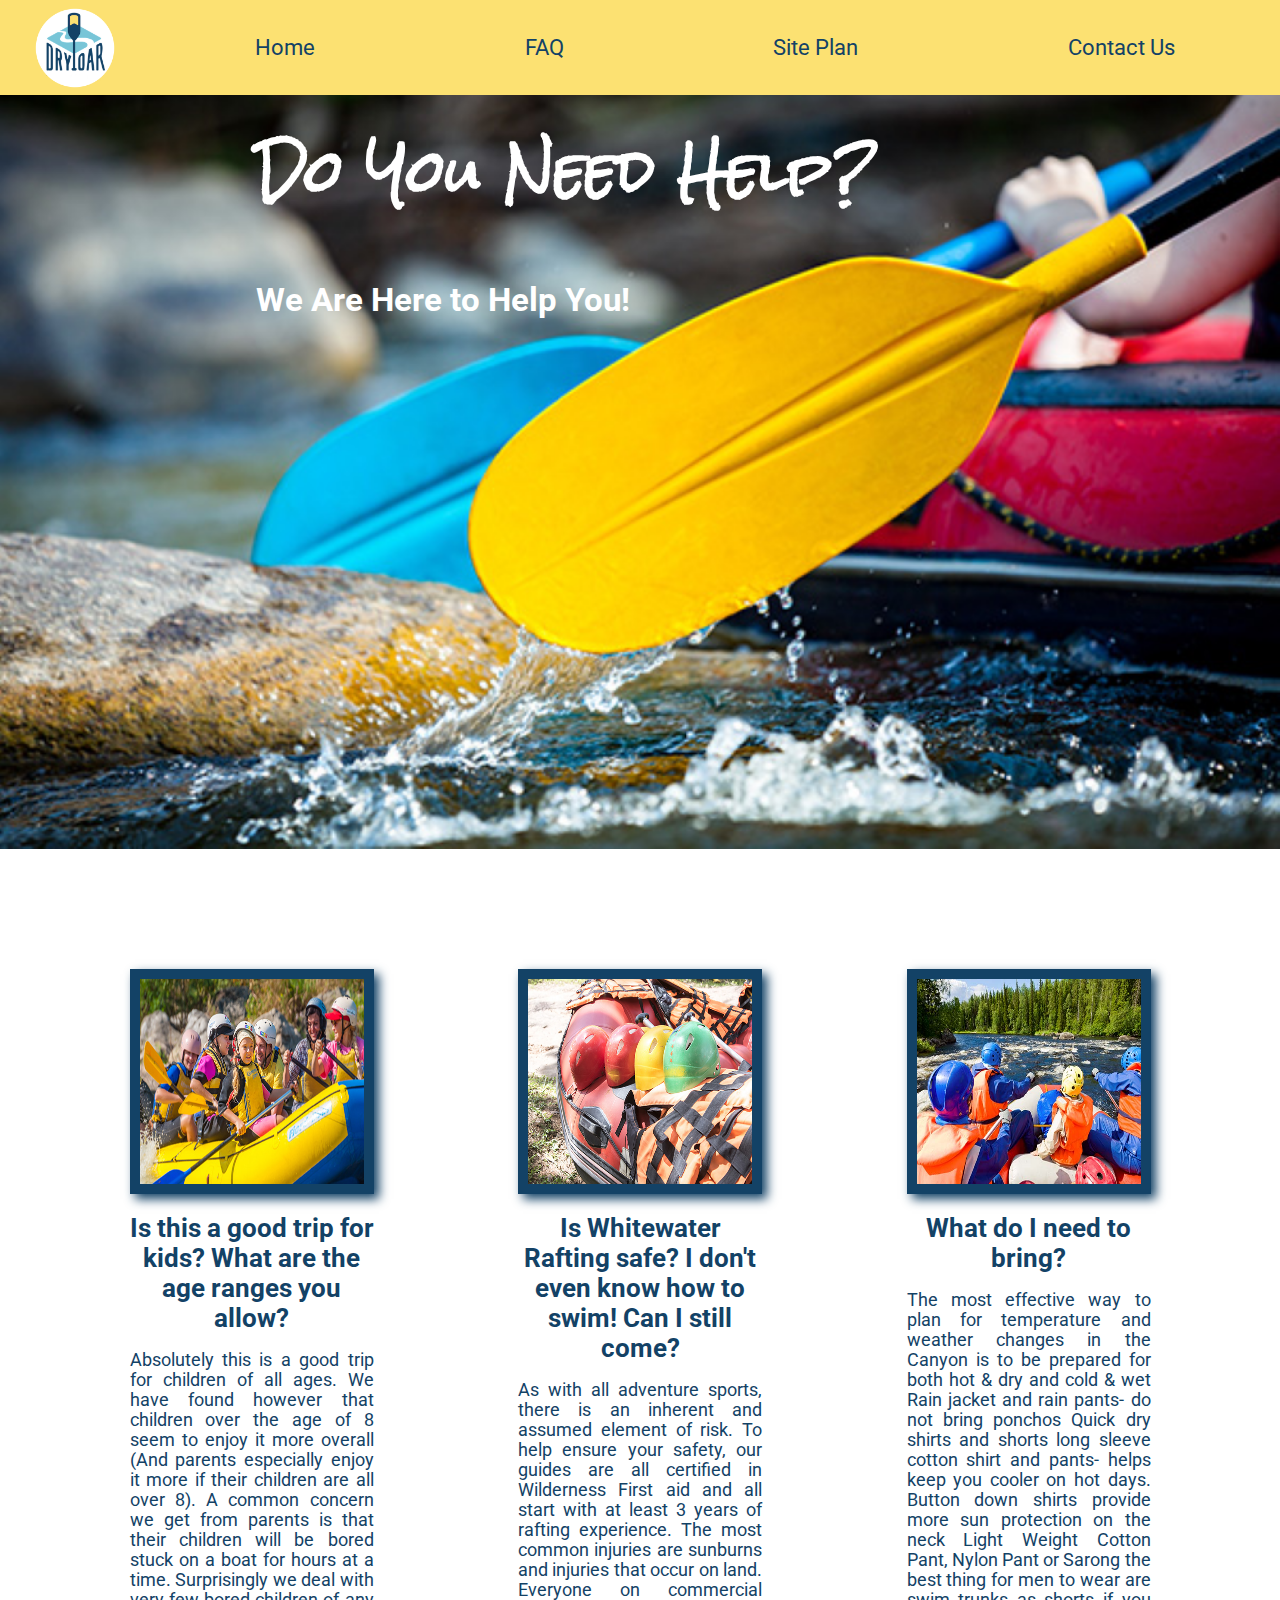
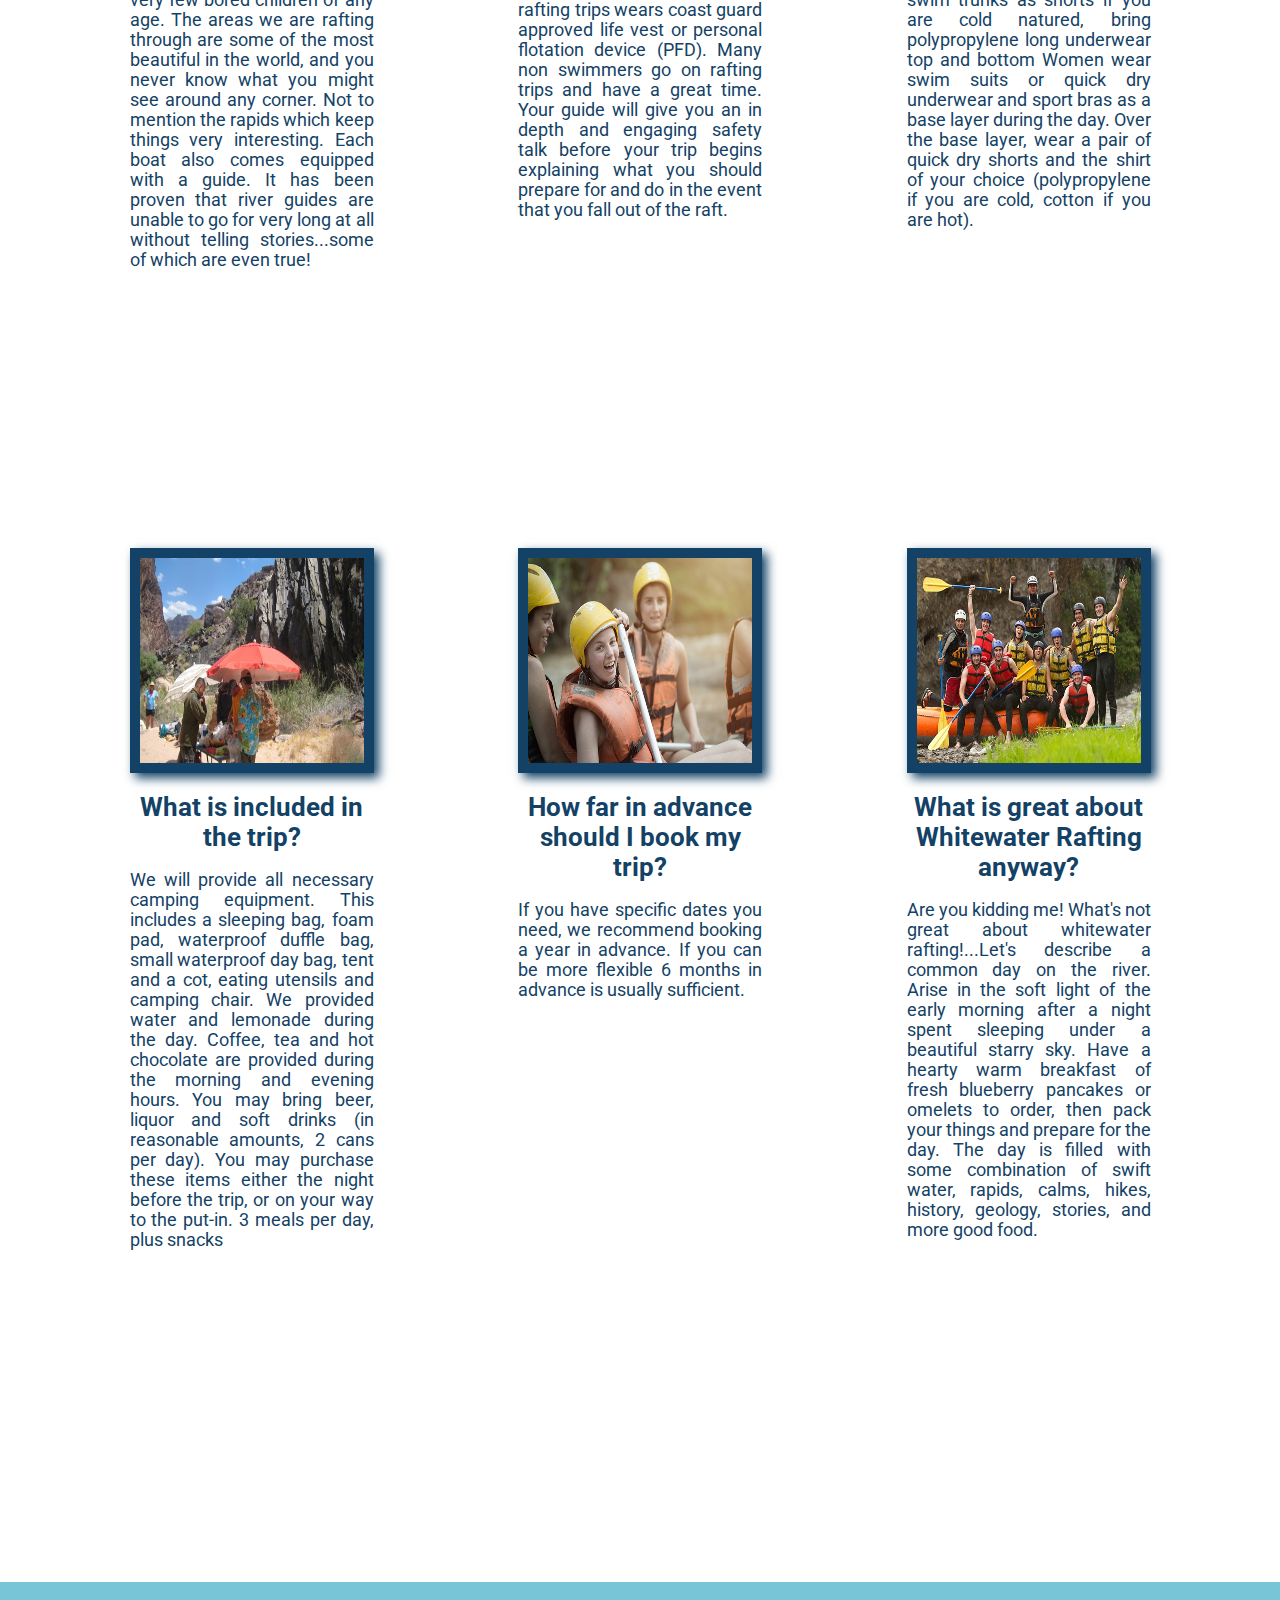
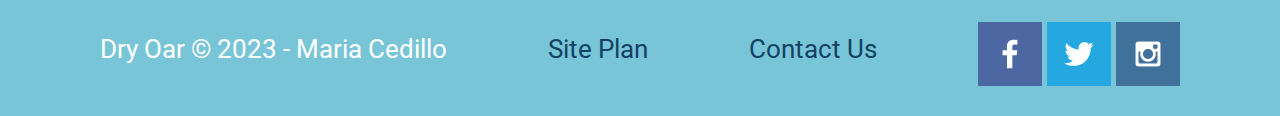
<file: wwr/faq.html>
<!DOCTYPE html>
<html lang="en">
<head>
    <meta charset="UTF-8">
    <meta name="viewport" content="width=device-width, initial-scale=1.0">
    <title>FAQ</title>
    <link rel="stylesheet" href="styles/style.css"> <!--Link to the CSS file. External stylesheet. The link tag tells the html file where to find the CSS it should use to style the HTML page.-->
</head>
<body>
    <div id="content"> <!--Set a max-width so when our page gets so big, it will stop growing in size. To do this, we will need a container in HTML, id="content", to target in CSS that we can give a max-width to. The div will wrap around the entire page, or in other words, the entire contents of the body.-->
        <header> <!--The grid container, or parent-->
            <!--The <a> tag defines a hyperlink, which is used to link from one page to another. The most important attribute of the <a> element is the href attribute-->
            <a id="logo_link" href="index.html"> <!--Users usually expect the logo to TAKE TO THE HOME PAGE of the site, so we will make the <img> element the content of an <a> element with the hypertext reference of going to the home page href="index.html" and add id="logo_link"-->
                <img class="logo" src="images/logo.png" alt="Dry Oar Logo"> <!--two required attributes for images, source attribute (src) with its value, and an alternate text attribute with every image (alt) with its value text-->
            </a>
            <nav> <!--The <nav> element contains internal web pages, <a> tags, that belong to my website-->
                <a href="index.html">Home</a>
                <a href="faq.html">FAQ</a>
                <a href="site-plan-rafting.html">Site Plan</a>
                <a href="contactus.html">Contact Us</a>
            </nav>
        </header>

        <div id="faq_hero">
            <div id="faq_hero-box">
                <img id= faq_hero-img src="images/faq_hero.png" alt="River scenery">
        </div>
            <section id="faq_hero-msg">
                <h1 class="faq-title">Do You Need Help?</h1>
                <h4 class="faq-subtitle">We Are Here to Help You!</h4>
            </section>
        </div>
        
        <main class="faq-grid">
            <section class="age-info">
                <img class="age-info-img" src="images/participant_age.png" alt="adults and youger people in a rafting boat">
                <h2>Is this a good trip for kids? What are the age ranges you allow?</h2>
                <p>Absolutely this is a good trip for children of all ages. We have found however that children over 
                    the age of 8 seem to enjoy it more overall (And parents especially enjoy it more if their children are 
                    all over 8). A common concern we get from parents is that their children will be bored stuck on a boat 
                    for hours at a time. Surprisingly we deal with very few bored children of any age. The areas we are 
                    rafting through are some of the most beautiful in the world, and you never know what you might see around 
                    any corner. Not to mention the rapids which keep things very interesting. Each boat also comes equipped 
                    with a guide. It has been proven that river guides are unable to go for very long at all without telling 
                    stories...some of which are even true!</p>
            </section>
            <section class="safe-info">
                <img class="safe-info-img" src="images/safe_equipment.png" alt="Safe equipment for doing rafting">
                <h2>Is Whitewater Rafting safe? I don't even know how to swim! Can I still come?</h2>
                <p>As with all adventure sports, there is an inherent and assumed element of risk. To help ensure your 
                    safety, our guides are all certified in Wilderness First aid and all start with at least 3 years 
                    of rafting experience. The most common injuries are sunburns and injuries that occur on land.
                    Everyone on commercial rafting trips wears coast guard approved life vest or personal flotation 
                    device (PFD). Many non swimmers go on rafting trips and have a great time. Your guide will give you 
                    an in depth and engaging safety talk before your trip begins explaining what you should prepare for 
                    and do in the event that you fall out of the raft.</p>
            </section>
            <section class="bring-info">
                <img class="bring-info-img" src="images/what_bring2.png" alt="Adults wearing suggested rafting clothes">
                <h2>What do I need to bring?</h2>
                <p>The most effective way to plan for temperature and weather changes in the Canyon is to be prepared 
                    for both hot & dry and cold & wet Rain jacket and rain pants- do not bring ponchos Quick dry shirts 
                    and shorts long sleeve cotton shirt and pants- helps keep you cooler on hot days. Button down shirts 
                    provide more sun protection on the neck Light Weight Cotton Pant, Nylon Pant or Sarong the best 
                    thing for men to wear are swim trunks as shorts if you are cold natured, bring polypropylene long 
                    underwear top and bottom Women wear swim suits or quick dry underwear and sport bras as a base layer 
                    during the day. Over the base layer, wear a pair of quick dry shorts and the shirt of your 
                    choice (polypropylene if you are cold, cotton if you are hot). </p>
            </section>
            <section class="included-info">
                <img class="included-info-img" src="images/included_trip.png" alt="People in the wilderness having food">
                <h2>What is included in the trip?</h2>
                <p>We will provide all necessary camping equipment. This includes a sleeping bag, foam pad, waterproof 
                    duffle bag, small waterproof day bag, tent and a cot, eating utensils and camping chair.
                    We provided water and lemonade during the day. Coffee, tea and hot chocolate are provided during 
                    the morning and evening hours. You may bring beer, liquor and soft drinks (in reasonable amounts, 
                    2 cans per day). You may purchase these items either the night before the trip, or on your way to 
                    the put-in. 3 meals per day, plus snacks</p>
            </section>
            <section class="booking-info">
                <img class="booking-info-img" src="images/booking.png" alt="Happy people in a rafting boat">
                <h2>How far in advance should I book my trip?</h2>
                <p>If you have specific dates you need, we recommend booking a year in advance. If you can be more flexible 6 
                    months in advance is usually sufficient.</p>
            </section>
            <section class="great-info">
                <img class="great-info-img" src="images/what_is_great.png" alt="Super happy people on a rafting boat">
                <h2>What is great about Whitewater Rafting anyway?</h2>
                <p>Are you kidding me! What's not great about whitewater rafting!...Let's describe a common day on the river.
                    Arise in the soft light of the early morning after a night spent sleeping under a beautiful starry sky. 
                    Have a hearty warm breakfast of fresh blueberry pancakes or omelets to order, then pack your things and 
                    prepare for the day. The day is filled with some combination of swift water, rapids, calms, hikes, history, 
                    geology, stories, and more good food. </p>
            </section>
            
        </main>        
        
        <footer>
            <p>Dry Oar &copy; 2023 - Maria Cedillo</p>
            <p><a href="site-plan-rafting.html">Site Plan</a></p>
            <p><a href="contactus.html">Contact Us</a></p>
            <div class="social">
                <a href="https://facebook.com" target="_blank"> <!--Good practice to open external links in a new tab.-->
                    <img src="images/facebook.png" alt="fb icon">    
                </a>
                <a href="https://twitter.com" target="_blank">
                    <img src="images/twitter.png" alt="twitter icon">
                </a>
                <a href="https://instagram.com" target="_blank">
                    <img src="images/instagram.png" alt="instagram icon">
                </a>
            </div>
        </footer>
    </div>
</body>
</html>
</file>
<file: website_matters/styles/style.css>
/* Use the font-family property when the font is web-safe or the @import by using the font-family property. The @import font always goes at the very top of the file if you are using any Google fonts change the font names below to your fonts. 
Any spaces in your font name should be replaced with a +. 
Fonts are separated by a & */
@import url('https://fonts.googleapis.com/css2?family=Montserrat&family=Mulish&display=swap');

#content {
    max-width: 1600px; /*Setting the width of a whole page. Applying a max-width instead of just width to your whole page to keep it from stretching across the whole browser window on larger monitors*/ 
    margin: 0 auto; /*Centering the Whole page. The <div> we set the width on, is a block element, which means we will need to use a margin to center it.*/
}

header {
    display: grid; /*the display: grid; declaration to the header selector.*/
    grid-template-columns: 150px auto; /*Set up the grid-template-columns giving the two column values of 150px and auto. This gives 150px to the logo and the rest of available space to the navigation.*/
    background-color: #fef4ec;
}

nav a {
    text-align: center;
    color: #264653;
    text-decoration: none;
    padding: 35px;
}

.logo {
    width: 100%;
    height: 100px;
    
}
#logo_link {
    padding-top: 5px;
    justify-self: center;
    align-self: center;
}
/*We could do another nested grid for the nav links, but let's try flex-box instead.*/
nav {
    display: flex;
    justify-content: space-around;
}

body {
    background-color: #fef4ec; /*The background-color property will set the background color of an element. Right now, the background colors default to transparent or whatever the background color of the parent element is.*/
    font-family: 'Montserrat', 'Helvetica', sans-serif;
    font-size: 22px; /*Increasing the default font size for the whole page with a font-size of 22px for the body*/
    margin: 0; /*Get rid of some browser default margin and padding styles from our page. Because by default, the browser will give the body a little margin, but we want to have the page go right to the edge. Setting properties to zero, to begin with, is sometimes called 'reset'.*/
    padding: 0; /*Same above.*/
}

footer {
    background-color: #2a9d8f;
    color: #efd595;
    padding: 25px 50px;
    margin-top: 200px;
    display: flex; /*Footer Layout. Let's use flex-box for our footer as well. With display: flex, justify-content: space-around, and align-items: center:*/
    justify-content: space-around;
    align-items: center
}
footer a {
    color: #efd595; /*Override the first rule?*/
    text-decoration: none; /*Take off the default underline of links*/
}
footer p {
    color: #fef4ec;
    font-size: 1.3em;
    text-align: center;
    margin-top: 10px;
}
footer .social img {
    padding-top: 15px;
    height: 60px;
    display: inline-block;
    margin-left: auto;
    margin-right: auto;
    margin-top: 30px;
    margin-bottom: 20px;
}
footer .get_in_touch {
    padding-top: 15px;
    
}
footer .get_in_touch h4 {
    color: black;
    margin-top: 30px;
    text-align: center;
}
footer .form img {
    padding-top: 15px;
    height: 75px;
    display: block;
    margin-left: auto;
    margin-right: auto;
    margin-top: 10px;
    margin-bottom: 20px;
}
footer .site_plan img {
    padding-top: 15px;
    height: 75px;
    display: block;
    margin-left: auto;
    margin-right: auto;
    margin-top: 10px;
    margin-bottom: 20px;           
}

/*Parent container*/
.home-grid {
    display: grid;
    grid-template-columns: repeat(10, 1fr); /*Ten equal, fractions, columns*/
}
main section {
    text-align: center;
}
#background {          /*Targeting the new div with the id of background and give it a declaration of height: 725px*/
    height: 725px;
    background-color: #efd595;
    grid-column: 1/11;
    grid-row: 4/9;
}
.distraught_man {
    width: 100%; /*When images are large, they make the columns very large as well. Let's make sure that the each images with the classes card-img and mountains have a width of 100%. As they get placed in the grid, they will take up 100% of the space they are given. */ 
    grid-column: 5/10;
    grid-row: 5/8;
    box-shadow: 5px 5px 10px #264653; /*Enhancements*/
    height: auto; /*Responsivenes in the img. Width 100% and height to auto.*/
}
.msg {
    background-color: #2a9d8f;
    line-height: 1.5em; /* a little more line height*/
    padding: 35px; /*Adding padding to space out the content on your page from any edges or borders where it is needed*/
    grid-column: 2/7;
    grid-row: 6/7;
    box-shadow: 10px 10px 20px #264653; /*Enhancements*/
}
.msg h2 {
    color: #fef4ec;
    font-size: 2.3em;
    line-height: 1.3em;
}

.msg p {
    color: #fef4ec;
    font-size: 1.2em; /*Adjusting font sizes*/
    padding-bottom: 15px;
}

main section img {
    box-sizing: border-box; /*Add box-sizing: border-box; to the main section img selector. Now the border and image will be included in the size of those images*/    
}

/*---------------------------------------------------Start of CSS Style for Slide Show-------------------------------------------------------------------------------------*/

* {box-sizing:border-box}

/* Slideshow container */
.slideshow-container {
  max-width: 1000px;
  position: relative;
  margin: auto;
  padding-top: 30px;
}

/* Hide the images by default */
.mySlides {
  display: none;
}

/* Next & previous buttons */
.prev, .next {
  cursor: pointer;
  position: absolute;
  top: 50%;
  width: auto;
  margin-top: -22px;
  padding: 16px;
  color: white;
  font-weight: bold;
  font-size: 18px;
  transition: 0.6s ease;
  border-radius: 0 3px 3px 0;
  user-select: none;
}

/* Position the "next button" to the right */
.next {
  right: 0;
  border-radius: 3px 0 0 3px;
}

/* On hover, add a black background color with a little bit see-through */
.prev:hover, .next:hover {
  background-color: rgba(0,0,0,0.8);
}

/* Caption text */
.text {
  color: #264653;
  background-color: #fef4ec;
  box-shadow: 5px 5px 10px #264653;
  border: #264653;
  font-size: 25px;
  padding: 8px 12px;
  position: absolute;
  bottom: 8px;
  width: 100%;
  text-align: left;
}

/* Number text (1/3 etc) */
.numbertext {
  color: #fef4ec;
  font-size: 12px;
  padding: 8px 12px;
  position: absolute;
  top: 0;
}

/* The dots/bullets/indicators */
.dot {
  cursor: pointer;
  height: 15px;
  width: 15px;
  margin: 0 2px;
  background-color: #bbb;
  border-radius: 50%;
  display: inline-block;
  transition: background-color 0.6s ease;
  margin-bottom: 50px; /*I added this*/
}
h3 {
    color: #264653;
    text-align: center;
}

.active, .dot:hover {
  background-color: #264653;
}

/* Fading animation */
.fade {
  animation-name: fade;
  animation-duration: 1.5s;
}

@keyframes fade {
  from {opacity: .4}
  to {opacity: 1}
}

/*------------------------------------------------------------End CSS Style for Slide Show------------------------------------------------------------------------*/


/*CSS for sign in component*/
* {box-sizing: border-box}

/* Full-width input fields */
  input[type=text], input[type=password] {
  width: 100%;
  padding: 15px;
  margin: 5px 0 22px 0;
  display: inline-block;
  border: none;
  background: #2a9d8f;
}

input[type=text]:focus, input[type=password]:focus {
  background-color: #fef4ec;
  outline: none;
  color: #264653;
}

hr {
  border: 1px solid #264653;
  margin-bottom: 25px; 
}

/* Set a style for all buttons */
button {
  background-color: #2a9d8f;
  color: white;
  padding: 14px 20px;
  margin: 8px 0;
  border: none;
  cursor: pointer;
  width: 100%;
  opacity: 0.9;
}

button:hover {
  opacity:1;
}

/* Extra styles for the cancel button */
.cancelbtn {
  padding: 14px 20px;
  background-color: #efd595;
}

/* Float cancel and signup buttons and add an equal width */
.cancelbtn, .signupbtn {
  float: left;
  width: 50%;
  font-size: 1em;
}

/* Add padding to container elements */
.container {
  padding: 16px;
}
.container p, h1 {  /*I added this*/
    color: #264653;
}
.container label {    /*I added this*/
    color: #264653;
}

/* Clear floats */
.clearfix::after {
  content: "";
  clear: both;
  display: table;
}

/* Change styles for cancel button and signup button on extra small screens */
@media screen and (max-width: 300px) {
  .cancelbtn, .signupbtn {
    width: 100%;
  }
}



/*How to Start Subpage CSS*/

/*Parent container*/
.how_to_start-title h1 {
  background: #264653;
  color: #fef4ec;
  padding: 15px 30px; /*Adding padding to space out, the content on your page, from any edges or borders where it is needed.*/
  margin-left: 0px; /*Adding margins to space out, the content on your page, beyond the borders of the elements where it is needed.*/
  margin-right: 0px;
  margin-bottom: 100px;
  border-radius: 5px; /*Add a border-radius of 5px to the .book, .join selector*/
  font-size: 2.5em;
  text-align: center;
  margin-top: 0;
}
.how_to_start-msg h2{
  color: #264653;
  font-size: 2em; 
  text-align: center;
}
.list-container ul {
  background: #efd595;
  padding: 15px 30px; /*Adding padding to space out, the content on your page, from any edges or borders where it is needed.*/
  margin-left: 110px; /*Adding margins to space out, the content on your page, beyond the borders of the elements where it is needed.*/
  margin-right: 110px;
  margin-bottom: 100px;
  border-radius: 5px; /*Add a border-radius of 5px to the .book, .join selector*/
  color: #264653;
  line-height: 1.5em; /* a little more line height*/
}

/*Parent container*/
.how_to_start-grid {
  display: grid;
  grid-template-columns: repeat(10, 1fr); /*Ten equal, fractions, columns*/
}
#how_to_start_background {          /*Targeting the new div with the id of background and give it a declaration of height: 725px*/
  height: 725px;
  background-color: #264653;
  grid-column: 1/11;
  grid-row: 4/9;
}
.client_interaction-img {
    width: 100%; /*When images are large, they make the columns very large as well. Let's make sure that the each images with the classes card-img and mountains have a width of 100%. As they get placed in the grid, they will take up 100% of the space they are given. */ 
    grid-column: 5/10;
    grid-row: 5/8;
    box-shadow: 5px 5px 10px #264653; /*Enhancements*/
    height: auto; /*Responsivenes in the img. Width 100% and height to auto.*/
}
.blue_background-msg {
  background-color: #efd595;
  line-height: 1.5em; /* a little more line height*/
  padding: 35px; /*Adding padding to space out the content on your page from any edges or borders where it is needed*/
  grid-column: 2/6;
  grid-row: 6/7;
  box-shadow: 5px 5px 10px #2a9d8f; /*Enhancements*/
}

.how_to_start-title {
  color: #264653;
  font-family: 'Montserrat', 'Helvetica', sans-serif;
  margin-top: 10px;
}

.blue_background-msg p {
  color: #264653;
  font-size: 1.2em; /*Adjusting font sizes*/
  padding-bottom: 15px;
}
.blue_background-msg h2, h3 {
  color: #264653;
}
main section img {
  box-sizing: border-box; /*Add box-sizing: border-box; to the main section img selector. Now the border and image will be included in the size of those images*/    
}
.start_a_conversation {
  background-color: #2a9d8f;
  text-decoration: none;
  color: #fef4ec;
  padding: 15px 30px; /*Adding padding to space out, the content on your page, from any edges or borders where it is needed.*/
  margin-top: 50px; /*Adding margins to space out, the content on your page, beyond the borders of the elements where it is needed.*/
  border-radius: 5px; /*Add a border-radius of 5px to the .book, .join selector*/
  font-size: 18px;
}
.start_conversation-button-box {
  text-align: center;
}

.start_a_conversation:hover {   /*Hover Pseudo-Classes*/
  background-color: #264653;
  color: #fef4ec;
}



/*Why Choose Us  Subpage-CSS*/

/*Because we want the text message and button to take about 60% of the width we could use five fractions and have it take three of those five fractions. We could use repeat(5, 1fr) and have it span over three columns or we could use 1fr 3fr 1fr. We will also implicitly use two rows so the message is near the top of the image in the first row. The hero image will cover the entire grid.*/
#why_choose_us-hero {
  display: grid;
  grid-template-columns: 1fr 3fr 1fr; /*The children get implicitly placed into the first and second spots on the grid. This is not what we had planned, so we need to explicitly place them.*/
  margin-top: -100px; /*Desaparecio la barra de navegacion con el logo y las paginas Este elemento esta encima. If we want our hero image to overlap with the navigation while still leaving the navigation layout the same for other pages of our website, we can use a negative top margin on our <div> with the id of hero. Add a margin-top of -100px. This will push the hero image over the navigation by 100px.*/
} /*The reason we overlapped the image with the header is because you may have used a rgba opacity with the header background color and changing the top margins lets the image show through a bit. If you decided not to use any opacity in your background color of your header, your header may look different than the example at the bottom of the assignment. You may even wish to skip the overlapping step if you wish.*/

/*Place the <div> with the id of hero-box across the entire grid. Spanning column lines 1–4 and row lines 1–3.*/
#why_choose_us-hero-box {
  grid-column: 1/4;
  grid-row: 1/3;
  z-index: -1; /*Without this code, it seems as if the header disappeared. That's because the hero image has overlapped it. Set a z-index of -1 to the #hero-box to send it back a layer on the z-axis.*/
}

#why_choose_us-hero-msg {
  grid-column: 1/2;
  grid-row: 1/2;
  margin-top: 50px; /*We also need to push the hero text and button down by the same measurement so it doesn't go over the top of the navigation menu. Add a top margin of 100px to #hero-msg.*/  
  text-align: left;
  padding-left: 75px;
}

#why_choose_us-hero-msg h1 {
  font-size: 3em;
  color: #264653; /*Change color to have a better contrast.*/
  text-align: center;
}


#why_choose_us-img {
  width: 100%;
}

#why_choose_us-hero-msg h4 {
  background: #efd595;
  font-size: 2em;
  color: #264653; /*Change color to have a better contrast.*/
  padding-left: 20px;
  padding-right: 20px;
  padding-bottom: 20px;
  padding-top: 20px;
  text-align: center;
  border-radius: 10px;
}

.why_choose_us-button-box {
  grid-column: 2/3;
  padding-left: 50px; /*to align with the above items*/ 
}

main h1 {
  padding-top: 150px;
  margin-bottom: 50px;
  text-align: center;
  color: #264653;
}

main details {
  padding-left: 100px;
  padding-right: 100px;
  padding-top: 30px;
  padding-bottom: 30px;
  color: #264653;
  background: #efd595;
  margin-top: 30px;
  margin-left: 100px;
  margin-right: 100px;
} 

details summary {
  font-size: 1.8em;
}
details p {
  font-size: 1em;
  padding: 10px;
}

/*Start a Conversation-Subpage-CSS*/
.office-title {
  text-align: center;
  background: #efd595;
  color: #264653;
  font-size: 3em;
  border-radius: 20px;
  margin-top: 0;
}

.office-subtitle {
  text-align: center;
  font-size: 1.5em;
  padding-left: 200px;
  padding-right: 200px;
  color: #264653;
  margin-top: 100px;
}


/*Feedback CSS for Form*/
#feedback {
    background-color: antiquewhite;
    position: absolute;
    top: 0;
    left: 0;
    right: 0;
    padding: .5em;
    /* make this element invisible until we are ready for it */
    display: none;      
}
.moveDown {
    margin-top: 3em;
}
    
/*Responsive Design. One of the key parts to a responsive design is a @media query. These let us change our CSS based on the width of the browser window and other things as well. Media queries always need to be after all the other CSS. Don't add any CSS after the media query later either. This could be read as follows: "If the max width of the screen gets smaller than 900px, then use this CSS instead of what you may have seen above" for these selectors.
This CSS will not go into effect unless the screen is less than 900px;
Some grids were turned off with display: block, and the flex-boxes were changed from rows to columns. The rest is all minor adjustments to make it look good on the smaller screen.
You may notice display: none was used on a few selectors to make them disappear. Those elements weren't necessary, and not having them on a smaller screen makes it look less cluttered.*/
@media screen and (max-width: 900px) {
    #hero, .home-grid {
        display: block;
        height: auto;
    }

    #why_choose_us-hero { /*YO*/
      display: block;
      height: auto;
      margin-top: 0;
    }

    #why_choose_us-hero-msg h4 {
      margin-right: 50px;
      font-size: 28px;
    }
    
    #why_choose_us-hero-msg h1 {
      font-size: 45px;
      margin-right: 50px;
    }

    why_choose_us-hero-msg {
      margin-top: 0;
    }

    .how_to_start-grid { /*YO*/
      display: block;
      height: auto;
    }

    nav, footer {
        flex-direction: column;
    }
    nav a {
        display: block;
        padding: 15px;
    }
    #hero {
        margin-top: 0;
    }
    #hero-msg {
        margin-top: 0;
    }
    #hero-msg h4 {
        display: none;
    }
    .home-title {
        font-size: 25px;
        color: #264653;    
    }


    .how_to_start-title { /*I got it!*/
      font-size: 20px;
      color: #264653;
      display: flex;
      justify-content: center;   
    }

    .list-container { /*I got it!*/
      display: flex;
      justify-content: center;
    }

    .list-container ul {
      margin-left: 30px;
      margin-right: 30px;
      padding-bottom: 20px;
      padding-bottom: 20px;
    }
    
    main summary {
      font-size: 30px;
      margin: auto; 
    }
    
    #background {
        display: none;
    }
    #how_to_start_background { /*YO*/
      display: none;
    }

    .start_a_conversation { /*YO*/
      font-size: smaller;
    }
    .why_choose_us-button-box a { /*YO*/
      font-size: 15px;
      margin-right: 35px;
    }

    main details { /*YO*/
      display: flex;
      justify-content: center;
      padding: 15px 30px; /*Adding padding to space out, the content on your page, from any edges or borders where it is needed.*/
      margin-left: 50px; /*Adding margins to space out, the content on your page, beyond the borders of the elements where it is needed.*/
      margin-right: 50px;
      margin-bottom: 100px;
      border-radius: 5px; /*Add a border-radius of 5px to the .book, .join selector*/
      color: #264653;
      line-height: 1.5em; /* a little more line height*/
    }

    main h1 {
      font-size: 50px;
    }

    
    footer {
        margin-top: 25px;
    }

    .mountains, .msg {
      width: 80%;
      display: block;
      margin: 0 auto;
  }
}
</file>
<file: wwr/styles/style.css>
/* Use the font-family property when the font is web-safe or the @import by using the font-family property. The @import font always goes at the very top of the file if you are using any Google fonts change the font names below to your fonts. 
Any spaces in your font name should be replaced with a +. 
Fonts are separated by a & */
@import url('https://fonts.googleapis.com/css2?family=Roboto&family=Rock+Salt&display=swap');

#content {
    max-width: 1600px; /*Setting the width of a whole page. Applying a max-width instead of just width to your whole page to keep it from stretching across the whole browser window on larger monitors*/ 
    margin: 0 auto; /*Centering the Whole page. The <div> we set the width on, is a block element, which means we will need to use a margin to center it.*/
}

nav a {
    text-align: center;
    color: #134266; /*The color property always refers to the font color.*/
    text-decoration: none;
    padding: 35px;    
}

#hero-msg h1, #hero-msg h4 {
    text-align: center;
    color: #ffffff; /*Change color to have a better contrast.*/
}

.button-box {
    text-align: center;
}

main section {
    text-align: center;
}

#background {          /*Targeting the new div with the id of background and give it a declaration of height: 725px*/
    height: 725px;
    background-color: #134266;
    grid-column: 1/11;
    grid-row: 4/9;
}

body {
    background-color: #ffffff; /*The background-color property will set the background color of an element. Right now, the background colors default to transparent or whatever the background color of the parent element is.*/
    font-family: 'Roboto', 'Bradley Hand', sans-serif;
    font-size: 22px; /*Increasing the default font size for the whole page with a font-size of 22px for the body*/
    margin: 0; /*Get rid of some browser default margin and padding styles from our page. Because by default, the browser will give the body a little margin, but we want to have the page go right to the edge. Setting properties to zero, to begin with, is sometimes called 'reset'.*/
    padding: 0; /*Same above.*/
}

header {
    display: grid; /*the display: grid; declaration to the header selector.*/
    grid-template-columns: 150px auto; /*Set up the grid-template-columns giving the two column values of 150px and auto. This gives 150px to the logo and the rest of available space to the navigation.*/
    background-color: #fce172;
}

nav a:hover {
    background-color: #ffffff;
    color: #134266;
}

.book, .join {
    background-color: #fce172;
    text-decoration: none;
    color: #134266;
    font-size: 18px;
    padding: 15px 30px; /*Adding padding to space out, the content on your page, from any edges or borders where it is needed.*/
    margin-top: 50px; /*Adding margins to space out, the content on your page, beyond the borders of the elements where it is needed.*/
    border-radius: 5px; /*Add a border-radius of 5px to the .book, .join selector*/
}

.book:hover, .join:hover {   /*Hover Pseudo-Classes*/
    background-color: #134266;
    color: #ffffff;
}

.msg {
    background-color: #78c5d7;
    line-height: 1.5em; /* a little more line height*/
    padding: 35px; /*Adding padding to space out the content on your page from any edges or borders where it is needed*/
    grid-column: 6/10;
    grid-row: 6/7;
    box-shadow: 5px 5px 10px #fce172; /*Enhancements*/
}

footer {
    background-color: #78c5d7;
    color: #ffffff;
    padding: 25px 50px;
    margin-top: 200px;
    display: flex; /*Footer Layout. Let's use flex-box for our footer as well. With display: flex, justify-content: space-around, and align-items: center:*/
    justify-content: space-around;
    align-items: center;
}

.home-title {
    color: #134266;
    font-family: 'Rock Salt','Bradley Hand', sans-serif;
    font-size: 2em; /*Making it twice as big as our default font size*/
    margin-top: 10px; /*Adding margins to space out the content on your page beyond the borders of the elements where it is needed*/
}

h4 {
    color: #134266;
}

.msg h2 {
    color: #134266;   

}

.msg p {
    color: #134266;
    font-size: .8em; /*Adjusting font sizes*/
    padding-bottom: 15px;
}

footer a {
    color: #134266; /*Override the first rule?*/
    text-decoration: none; /*Take off the default underline of links*/
}

footer a:hover {
    color: #ffffff;
}

.logo {
    width: 80px;
}

.icon {
    width: 80px;
    padding-top: 10px;
}

#hero-img {
    width: 100%;
}

footer p {
    font-size: 1.2em;
}

footer p a:hover { 
    text-decoration: underline; /*Add the default underline of links*/
}

h2 {
    margin: 0; /*Same like in body. Simple Reset. Setting properties to zero, to begin with, is sometimes called 'reset'.*/
}

#logo_link{   
    padding-top: 5px;
    justify-self: center;
    align-self: center;
}

footer .social img {
    padding-top: 15px;
}

.rivers-card, .camping-card, .rapids-card {
    margin: 200px 0;
}

.card-img {
    border: 10px solid #134266; /*Add a border of 10px solid #black to a .card-img selector*/
    width: 100%; /*When images are large, they make the columns very large as well. Let's make sure that the each images with the classes card-img and mountains have a width of 100%. As they get placed in the grid, they will take up 100% of the space they are given. */     
    transition: transform .5s; /*Enhancement. The CSS property you want to add an effect to and the duration of the effect. We are adding a half-second transition on our images. The transition happens when the user hovers over the images. At that point, the transform property makes the image 110% bigger, and it appears 40% transparent.*/
    box-shadow: 5px 5px 10px #134266; /*Enhancement. Add a shadow to the image with box-shadow.The four values describe the horizontal and vertical offset, the blur, and the color of the shadow. You can use a gray or black or a darker color from your color palette.*/
}

/*It has relationship with tha above code. The transition happens when the user hovers over the images.*/
.card-img:hover {
    opacity: 6; /*Enhancement*/
    transform: scale(1.1); /*Enhancement*/
}

main section img {
    box-sizing: border-box; /*Add box-sizing: border-box; to the main section img selector. Now the border and image will be included in the size of those images*/    
}

/*We could do another nested grid for the nav links, but let's try flex-box instead.*/
nav {
    display: flex;
    justify-content: space-around;
}

/*Because we want the text message and button to take about 60% of the width we could use five fractions and have it take three of those five fractions. We could use repeat(5, 1fr) and have it span over three columns or we could use 1fr 3fr 1fr. We will also implicitly use two rows so the message is near the top of the image in the first row. The hero image will cover the entire grid.*/
#hero {
    display: grid;
    grid-template-columns: 1fr 3fr 1fr; /*The children get implicitly placed into the first and second spots on the grid. This is not what we had planned, so we need to explicitly place them.*/
    margin-top: -100px; /*Desaparecio la barra de navegacion con el logo y las paginas Este elemento esta encima. If we want our hero image to overlap with the navigation while still leaving the navigation layout the same for other pages of our website, we can use a negative top margin on our <div> with the id of hero. Add a margin-top of -100px. This will push the hero image over the navigation by 100px.*/
} /*The reason we overlapped the image with the header is because you may have used a rgba opacity with the header background color and changing the top margins lets the image show through a bit. If you decided not to use any opacity in your background color of your header, your header may look different than the example at the bottom of the assignment. You may even wish to skip the overlapping step if you wish.*/

/*Place the <div> with the id of hero-box across the entire grid. Spanning column lines 1–4 and row lines 1–3.*/
#hero-box {
    grid-column: 1/4;
    grid-row: 1/3;
    z-index: -1; /*Without this code, it seems as if the header disappeared. That's because the hero image has overlapped it. Set a z-index of -1 to the #hero-box to send it back a layer on the z-axis.*/
}

#hero-msg {
    grid-column: 2/3;
    grid-row: 1/2;
    margin-top: 100px; /*We also need to push the hero text and button down by the same measurement so it doesn't go over the top of the navigation menu. Add a top margin of 100px to #hero-msg.*/  
}

/*Parent container*/
.home-grid {
    display: grid;
    grid-template-columns: repeat(10, 1fr); /*Ten equal, fractions, columns*/
}

.mountains {
    width: 100%; /*When images are large, they make the columns very large as well. Let's make sure that the each images with the classes card-img and mountains have a width of 100%. As they get placed in the grid, they will take up 100% of the space they are given. */ 
    grid-column: 2/7;
    grid-row: 5/8;
    box-shadow: 5px 5px 10px #fce172; /*Enhancements*/
}

.rivers-card {
    grid-column: 2/4;
    grid-row: 2/3;       
}

.camping-card {
    grid-column: 5/7;
    grid-row: 2/3;
}

.rapids-card {
    grid-column: 8/10;
    grid-row: 2/3;
}


/*CSS code for FAQ page*/
#faq-hero-msg h1, #hero-msg h4 {
    text-align: center;
    color: #ffffff; /*Change color to have a better contrast.*/
}

#faq_hero-img {
    width: 100%;
}

#faq_hero {/*checar esta*/
    display: grid;
    grid-template-columns: 1fr 3fr 1fr; /*The children get implicitly placed into the first and second spots on the grid. This is not what we had planned, so we need to explicitly place them.*/
    margin-top: -100px; /*Desaparecio la barra de navegacion con el logo y las paginas Este elemento esta encima. If we want our hero image to overlap with the navigation while still leaving the navigation layout the same for other pages of our website, we can use a negative top margin on our <div> with the id of hero. Add a margin-top of -100px. This will push the hero image over the navigation by 100px.*/
} /*The reason we overlapped the image with the header is because you may have used a rgba opacity with the header background color and changing the top margins lets the image show through a bit. If you decided not to use any opacity in your background color of your header, your header may look different than the example at the bottom of the assignment. You may even wish to skip the overlapping step if you wish.*/

.faq-grid {
    display: grid;
    grid-template-columns: repeat(10, 1fr); /*Ten equal, fractions, columns*/
    gap: 15px;
}

#faq_hero-msg {
    grid-column: 2/3;
    grid-row: 1/2;
    margin-top: 100px;    
}

#faq_hero-box {
    grid-column: 1/4;
    grid-row: 1/3;
    z-index: -1; /*Without this code, it seems as if the header disappeared. That's because the hero image has overlapped it. Set a z-index of -1 to the #hero-box to send it back a layer on the z-axis.*/
}

.faq-title {
    color: #ffffff;
    font-family: 'Rock Salt','Bradley Hand', sans-serif;
    font-size: 2.5em; /*Making it twice as big as our default font size*/
    margin-top: 10px; /*Adding margins to space out the content on your page beyond the borders of the elements where it is needed*/
}

.faq-subtitle {
    color: #ffffff;
    font-size: 1.5em;
}

.age-info-img, .safe-info-img, .bring-info-img, .included-info-img, .booking-info-img, .great-info-img { /*Cambie este codigo en la html file. Necesito trabajar en esta*/
    border: 10px solid #134266; /*Add a border of 10px solid #black to a .card-img selector*/
    width: 100%; /*When images are large, they make the columns very large as well. Let's make sure that the each images with the classes card-img and mountains have a width of 100%. As they get placed in the grid, they will take up 100% of the space they are given. */     
    transition: transform .5s; /*Enhancement. The CSS property you want to add an effect to and the duration of the effect. We are adding a half-second transition on our images. The transition happens when the user hovers over the images. At that point, the transform property makes the image 110% bigger, and it appears 40% transparent.*/
    box-shadow: 5px 5px 10px #134266; /*Enhancement. Add a shadow to the image with box-shadow.The four values describe the horizontal and vertical offset, the blur, and the color of the shadow. You can use a gray or black or a darker color from your color palette.*/
}

.age-info, .safe-info, .bring-info, .included-info, .great-info, .booking-info {
    margin: 100px 0;
}

main section img {
    box-sizing: border-box; /*Add box-sizing: border-box; to the main section img selector. Now the border and image will be included in the size of those images*/    
    height: 225px;
}

.age-info {
    grid-column: 2/4;
    grid-row: 2/3;
    color: #134266;
    font-size: .8em; /*Adjusting font sizes*/
    padding-bottom: 15px;
    text-align: justify; 
}

.safe-info {
    grid-column: 5/7;
    grid-row: 2/3;
    color: #134266;
    font-size: .8em; /*Adjusting font sizes*/
    padding-bottom: 15px;
    text-align: justify;
}

.bring-info {
    grid-column: 8/10;
    grid-row: 2/3;
    color: #134266;
    font-size: .8em; /*Adjusting font sizes*/
    padding-bottom: 15px;
    text-align: justify; 
}

.included-info {
    grid-column: 2/4;
    grid-row: 5/6;
    color: #134266;
    font-size: .8em; /*Adjusting font sizes*/
    padding-bottom: 15px;
    text-align: justify;     
}

.booking-info {
    grid-column: 5/7;
    grid-row: 5/6;
    color: #134266;
    font-size: .8em; /*Adjusting font sizes*/
    padding-bottom: 15px;
    text-align: justify; 
}

.great-info {
    grid-column: 8/10;
    grid-row: 5/6;
    color: #134266;
    font-size: .8em; /*Adjusting font sizes*/
    padding-bottom: 15px;
    text-align: justify; 
}

.age-info h2 {
    padding-top: 15px;
    text-align: center;
}
.safe-info h2 {
    padding-top: 15px;
    text-align: center;
}
.bring-info h2 {
    padding-top: 15px;
    text-align: center;
}
.included-info h2 {
    padding-top: 15px;
    text-align: center;
}
.great-info h2 {
    padding-top: 15px;
    text-align: center;
}
.booking-info h2 {
    padding-top: 15px;
    text-align: center;
}


/*Feedback CSS*/
#feedback {
    background-color: antiquewhite;
    position: absolute;
    top: 0;
    left: 0;
    right: 0;
    padding: .5em;
    /* make this element invisible until we are ready for it */
    display: none;      
}
.moveDown {
    margin-top: 3em;
}
    


/*Responsive Design. One of the key parts to a responsive design is a @media query. These let us change our CSS based on the width of the browser window and other things as well. Media queries always need to be after all the other CSS. Don't add any CSS after the media query later either. This could be read as follows: "If the max width of the screen gets smaller than 900px, then use this CSS instead of what you may have seen above" for these selectors.
This CSS will not go into effect unless the screen is less than 900px;
Some grids were turned off with display: block, and the flex-boxes were changed from rows to columns. The rest is all minor adjustments to make it look good on the smaller screen.
You may notice display: none was used on a few selectors to make them disappear. Those elements weren't necessary, and not having them on a smaller screen makes it look less cluttered.*/
@media screen and (max-width: 900px) {
    #hero, .home-grid {
        display: block;
        height: auto;
    }
    nav, footer {
        flex-direction: column;
    }
    nav a {
        display: block;
        padding: 15px;
    }
    #hero {
        margin-top: 0;
    }
    #hero-msg {
        margin-top: 0;
    }
    #hero-msg h4 {
        display: none;
    }
    .home-title {
        font-size: 25px;
        color: #134266;
    }
    .rivers-card, .camping-card, .rapids-card { 
        margin: 50px auto;
        width: 60%;
    }
    #background {
        display: none;
    }
    .mountains, .msg {
        width: 80%;
        display: block;
        margin: 0 auto;
    }
    footer {
        margin-top: 25px;
    }
}
</file>
<file: positionstyles.css>
/* CSS - Name: "positionstyles.css" */
/* Activity 1 styles */
.content1 { /**/
  /* .content1 is the parent of the activity 1 boxes. */
  display: grid; /*Enable CSS Grid for that element by adding the line display: grid; to that rule. You will notice that nothing changed!*/
  grid-template-columns: 1fr 1fr; /*To define the columns of the Grid. Here is when the change happens!*/
  justify-items: center; /*Adjust the horizontal alignment of the yellow and green boxes. Horizontal alignment is controlled with the justify- properties. In this case, the specific one we want is justify-items. We can add this to our grid container to center the yellow and green boxes. */
  gap: 20px; /*A space (called a gap) between our rows and columns. We can use the gap property to add this.*/
}
.red1 { 
  width: 100%; /*Make sure the boxes are all the right size. An easy way to make something full width is to set it's width to 100%.*/
  height: 100px; 
  background-color: red;
  grid-column: 1/3; /*Change the default column of the browser*/

} 
.green1 {
  width: 200px; /*Change their height (100px) and width (100px) to be twice their current size (the change is set up to 200px)*/
  height: 200px; 
  background-color: green; 

} 
.yellow1 {
  width: 200px; /*Changed (width and heiight) from 100px to 200px to make it look twice their current size.*/
  height: 200px; 
  background-color: gold; 
} 
.blue1 {
  width: 100%; 
  height: 100px; 
  background-color: blue;
  grid-column: 1/3; /*Changed like red (above)*/
} 
/* Activity 2 styles */ 
.content2 {
  /* This is the parent of the activity 2 boxes. */
  display: grid;
  grid-template-columns: 50px 50px 50px 50px 50px 50px;
}
.red2 {
  width: 100px; 
  height: 100px; 
  background-color: red;
  grid-column: 1/3;
  grid-row: 1/3; 
} 
.green2 { 
  width: 100px; 
  height: 100px; 
  background-color: green;
  grid-column: 2/4;
  grid-row: 2/4;   
} 
.yellow2 {
  width: 100px; 
  height: 100px; 
  background-color: gold; 
  grid-column: 3/5;
  grid-row: 3/5;
} 
.blue2 {
  width: 100px; 
  height: 100px; 
  background-color: blue; 
  grid-column: 4/6;
  grid-row: 4/6;
} 
/* Activity 3 styles */ 
.content3 {
  /* This is the parent of the activity 3 boxes. */
  display: grid;
  grid-template-columns: 1fr 25px 1fr;  
}
.red3 {
  width: 100%; 
  height: 100px; 
  background-color: red;
  grid-column: 1/4;
  grid-row: 1/2; 
} 
.green3 {
  width: 100%; 
  height: 200px; 
  background-color: green;
  grid-column: 1/2;
  grid-row: 2/3;
} 
.yellow3 {
  width: 100%; 
  height: 200px; 
  background-color: gold;
  grid-column: 3/4;
  grid-row: 2/3; 
} 
.blue3 {
  width: 100%;
  height: 100px; 
  background-color: blue;
  grid-column: 1/4;
  grid-row: 3/4;

} 
/* Activity 4 styles */ 
.content4 {
  /* This is the parent of the activity 4 boxes. */
  height: 400px;
  display: grid;
  grid-template-rows: 1fr 1fr 1fr 1fr;
  justify-self: auto;
}
.red4 {
  width: 100%; 
  height: 300px; 
  background-color: red;
  grid-row: 1/4;
} 
.green4 {
  width: 100%; 
  height: 100px; 
  background-color: green;
  grid-column: 2/3;
  grid-row: 1/2;
} 
.yellow4 {
  width: 100%;
  height: 100px; 
  background-color: gold;
  grid-column: 2/3;
  grid-row: 2/3; 
} 
.blue4 {
  width: 100%; 
  height: 100px; 
  background-color: blue;
  grid-column: 2/3; 
  grid-row: 3/4;
} 
/* Activity 5 styles */ 
.content5 {
  /* This is the parent of the activity 5 boxes. */
  height: 400px;
  position: relative;
}
.red5 { 
  width: 80%; 
  height: 50px; 
  background-color: red;  
} 
.green5 { 
  width: 100px; 
  height: 100px; 
  background-color: green;
  position: absolute;
  float: left; /* To float this element to the right side or to wrap text around this box*/
  z-index: 1;

} 
.yellow5 {
  position: absolute;
  width: 80%; 
  height: 140px; 
  background-color: gold;
  font-size: 13px; 
} 
.blue5 {
  position: absolute;
  width: 80%;
  height: 50px; 
  background-color: blue;
  z-index: 0;
  margin-top: 140px;   
} 
/* Activity 6 styles */ 
.content6 {
  /* This is the parent of the activity 6 boxes. */
  display: grid;
  grid-template-columns: 50px 50px 50px 50px 50px 50px;
}
.red6 {
  width: 100%; 
  height: 100px; 
  background-color: red;
  grid-column: 1/5;
  grid-row: 1/3; 
} 
.green6 {
  width: 100%; 
  height: 100px; 
  background-color: green;
  grid-column: 1/3;
  grid-row: 5/7; 
  z-index: 1; 
} 
.yellow6 {
  width: 100%; 
  height: 200px; 
  background-color: gold;
  grid-column: 5/7;
  grid-row: 3/7; 
  z-index: 1; 
} 
.blue6 {
  width: 100%; 
  height: 200px; 
  background-color: blue;
  grid-column: 2/6;
  grid-row: 2/6;
} 

/* Do not make any changes below here */
.activity {
  width: 70%; 
  margin: 20px auto; 
  font-family: Arial, sans-serif; 
  border: 1px solid black; 
  padding: 10px; 
  clear:both; 
  overflow: auto;
} 

.hint {
  border: 1px solid grey;
  background: #e0e0e0;
  padding: .5em;
  position: relative;
  margin: 1em 0;
}
.hint h3 {
  margin: 0;
}
.hint:hover {
  background: #d0d0d0;
}
.hint > div {
  display: none;
}

.hint input[type=checkbox] {
  position: absolute;
  width: 100%;
  height: 100%;
  opacity: 0;
  z-index: 1;
  cursor: pointer;
}

.hint input[type=checkbox]:checked ~ div {
  display: block;
}

.hint i {
  position: absolute;
  transform: translate(-6px, 0);
  margin-top: 16px;
  right: 10px;
  top: -3px;
}
.hint i:before, .hint i:after {
  content: "";
  position: absolute;
  background-color: black;
  width: 3px;
  height: 9px;
}
.hint i:before {
  transform: translate(2px, 0) rotate(45deg);
}
.hint i:after {
  transform: translate(-2px, 0) rotate(-45deg);
}

.hint input[type=checkbox]:checked ~ i:before {
  transform: translate(-2px, 0) rotate(45deg);
}
.hint input[type=checkbox]:checked ~ i:after {
  transform: translate(2px, 0) rotate(-45deg);
}
.hint a {
  position: relative;
  z-index: 1;
}
</file>
<file: website_matters/styles/site-plan.css>
/* if you are using any Google fonts change the font names below to your fonts. 
Any spaces in your font name should be replaced with a +. 
Fonts are separated by a | */
@import url('https://fonts.googleapis.com/css2?family=Montserrat&family=Mulish&display=swap');
:root {
  /* change the values below to your colors from your palette */
  --primary-color: #264653;
  --secondary-color: #2a9d8f;
  --accent1-color: #efd595;
  --accent2-color: #fef4ec;

  /* change the values below to your chosen font(s) */
  --heading-font: "Mulish";
  --paragraph-font: Montserrat, Helvetica, sans-seri#264653f;

  /* these colors below should be chosen from among your palette colors above */
  --headline-color-on-white: #264653;  /* headlines on a white background */ 
  --headline-color-on-color: #fef4ec; /* headlines on a colored background */ 
  --paragraph-color-on-white: #264653; /* paragraph text on a white background */ 
  --paragraph-color-on-color: #fef4ec; /* paragraph text on a colored background */ 
  --paragraph-background-color: #264653;
  --nav-link-color: #264653;
  --nav-background-color: #efd595;
  --nav-hover-link-color: #fef4ec;
  --nav-hover-background-color: #2a9d8f;
}

/*  Look around below...but DON'T CHANGE ANYTHING! */

body {
  max-width: 1200px;
  margin: 0 auto;
  padding: 4em;
  font-size: 18px;
  text-align: center;
}
img {
  display: block;
  margin: 0 auto;
}
h1, h2, h3, h4, h5, h6 {
  font-family: var(--heading-font);
  color: var(--headline-color-on-white);
}
h2 {
  text-align: center;
}
hr {
  height: 3px;
  margin: 35px 0;
  background: var(--accent1-color);
}
header {
  padding: 1em;
  text-align: center;
  color: var(--headline-color-on-color);
  background-color: var(--paragraph-background-color);
}
header > h1, header > h2 {
  color: var(--headline-color-on-color);
}

p {
  font-family: var(--paragraph-font);
  color: var(--paragraph-color-on-white);
  padding: 1em;
}
.colors {
  width: 100%;
  min-width: 350px;
  margin: 30px auto;
  text-align: center;
}
.colors th {
  background-color: #999;
}
.colors td{
  width: 25%;
  height: 3em;
}

.primary {
  background-color: var(--primary-color);
}
.secondary {
  background-color: var(--secondary-color);
}
.accent1 {
  background-color: var(--accent1-color);
}
.accent2{
  background-color: var(--accent2-color);
}
p.colored {
  background-color: var(--paragraph-background-color);
  color: var(--paragraph-color-on-color);
}

nav {
  background-color: var(--nav-background-color);
  line-height: 3em;
  text-align: center;
  font-size: 1.2em;
}
nav  {
  list-style-type: none;
  display: flex;

}
nav a {
  padding:1em;
  min-width: 120px;
  text-decoration: none;
  padding: 10px;

}
nav a:link, nav a:visited {
  color: var(--nav-link-color);
}
nav a:hover {
  color: var(--nav-hover-link-color);
  background-color: var(--nav-hover-background-color);
}

.sitemap {
  display: grid;
  justify-content: center;

  grid-template-columns: repeat(6, 15%);
  grid-template-rows: 3em 1.5em 1.5em 3em;
  grid-template-areas: ". . home home . ."
    ". . . top . ."
    ". left left right right ."
    "page2 page2 . . page3 page3";
}
.sitemap > div {

  text-align: center;

}
.sm-home {
  grid-area: home;
  background-color: #ccc;
  line-height: 3em;
}
.sm-page2 {
  grid-area: page2;
  background-color: #ccc;
  line-height: 3em;
}
.sm-page3 {
  grid-area: page3;
  background-color: #ccc;
  line-height: 3em;
}

.top {
  grid-area: top;
  border-left: 1px solid;
}

.left {
  grid-area: left;
  border-top: 1px solid;
  border-left: 1px solid;
}

.right {
  grid-area: right;
  border-top: 1px solid;
  border-right: 1px solid;
}
</file>
